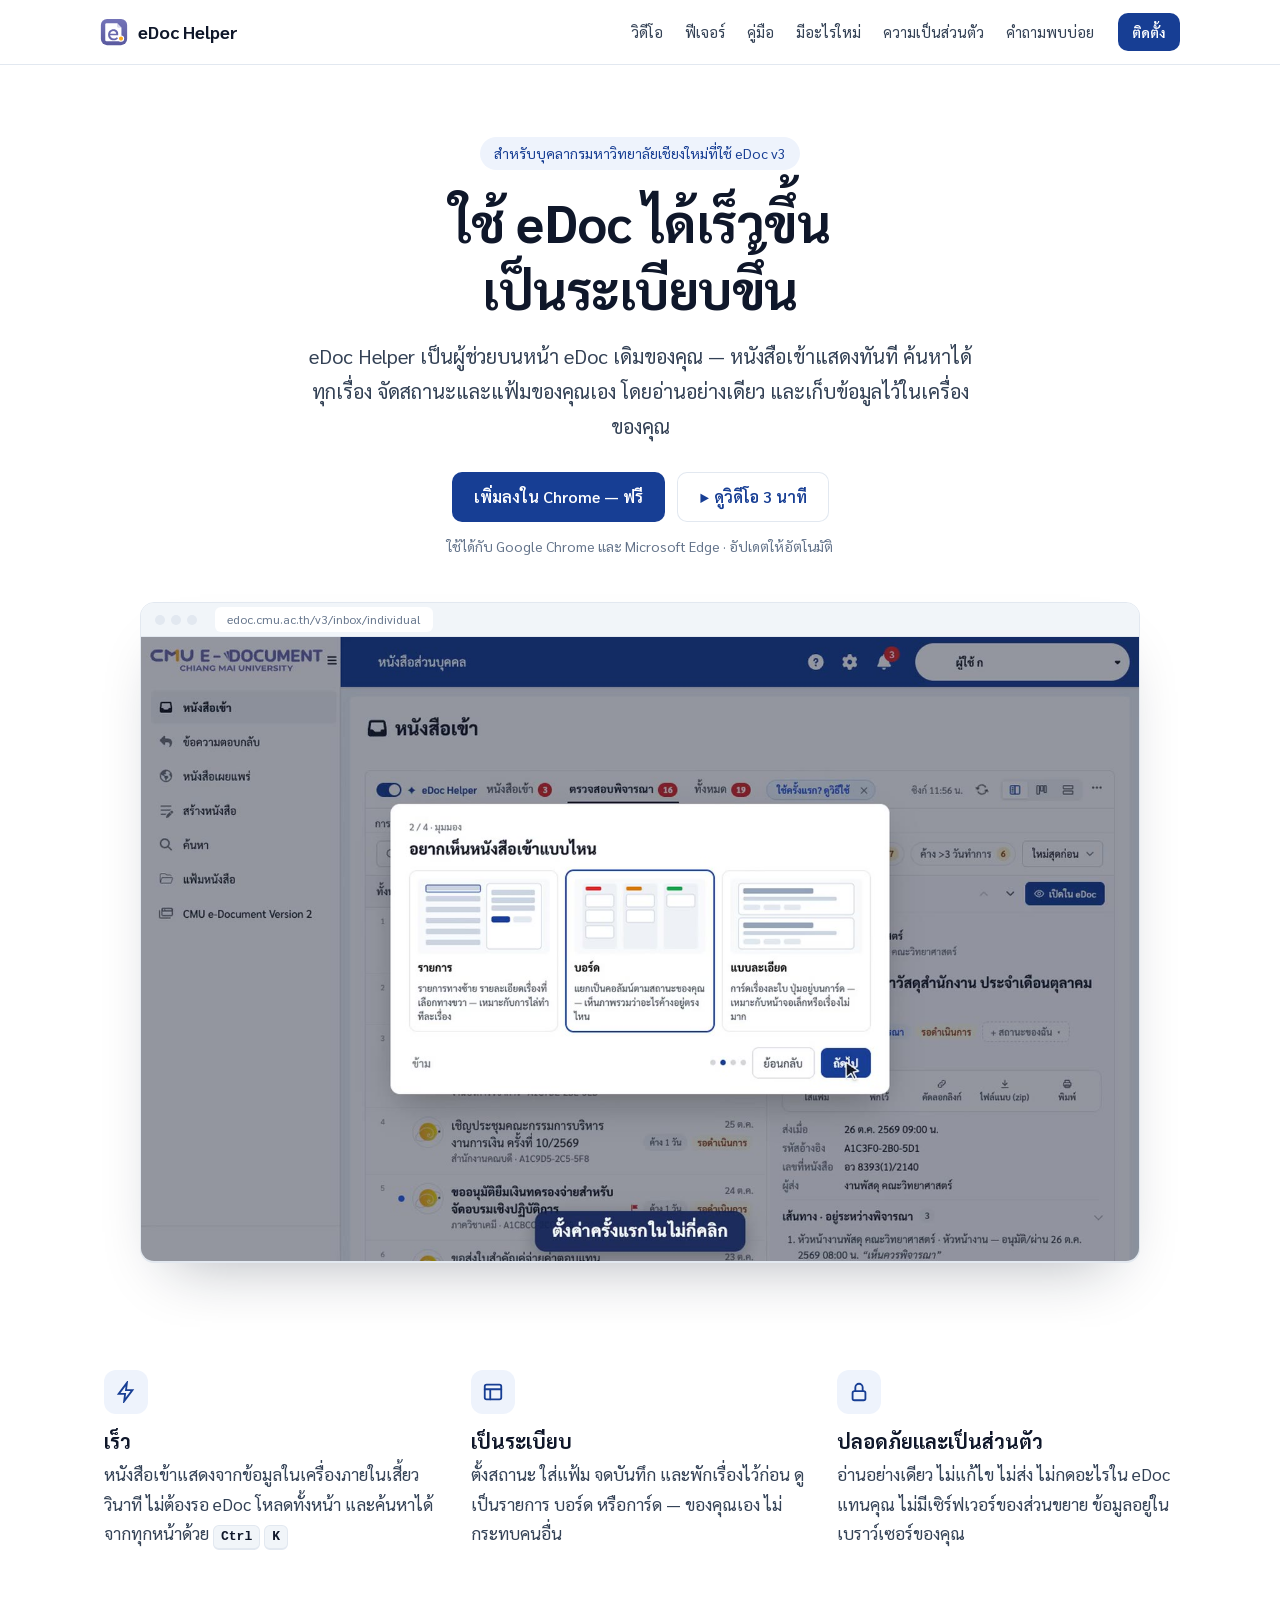
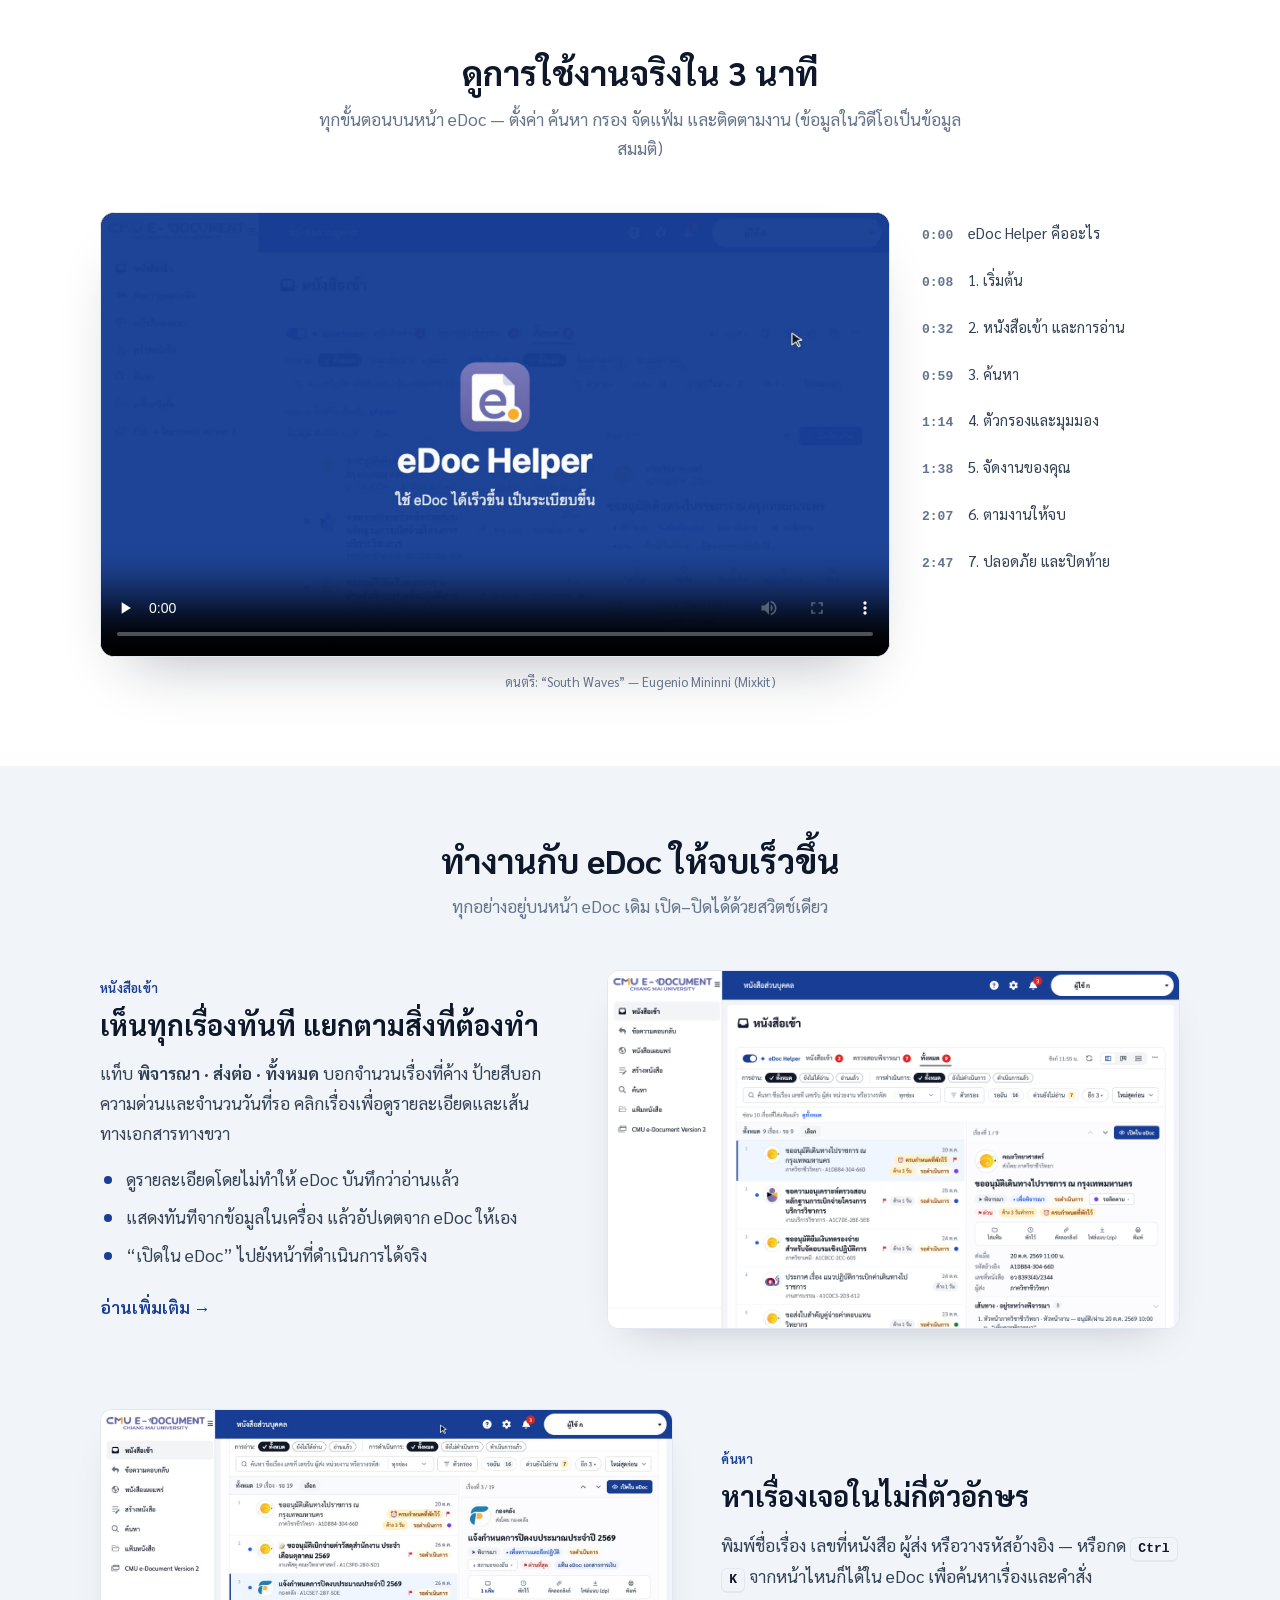
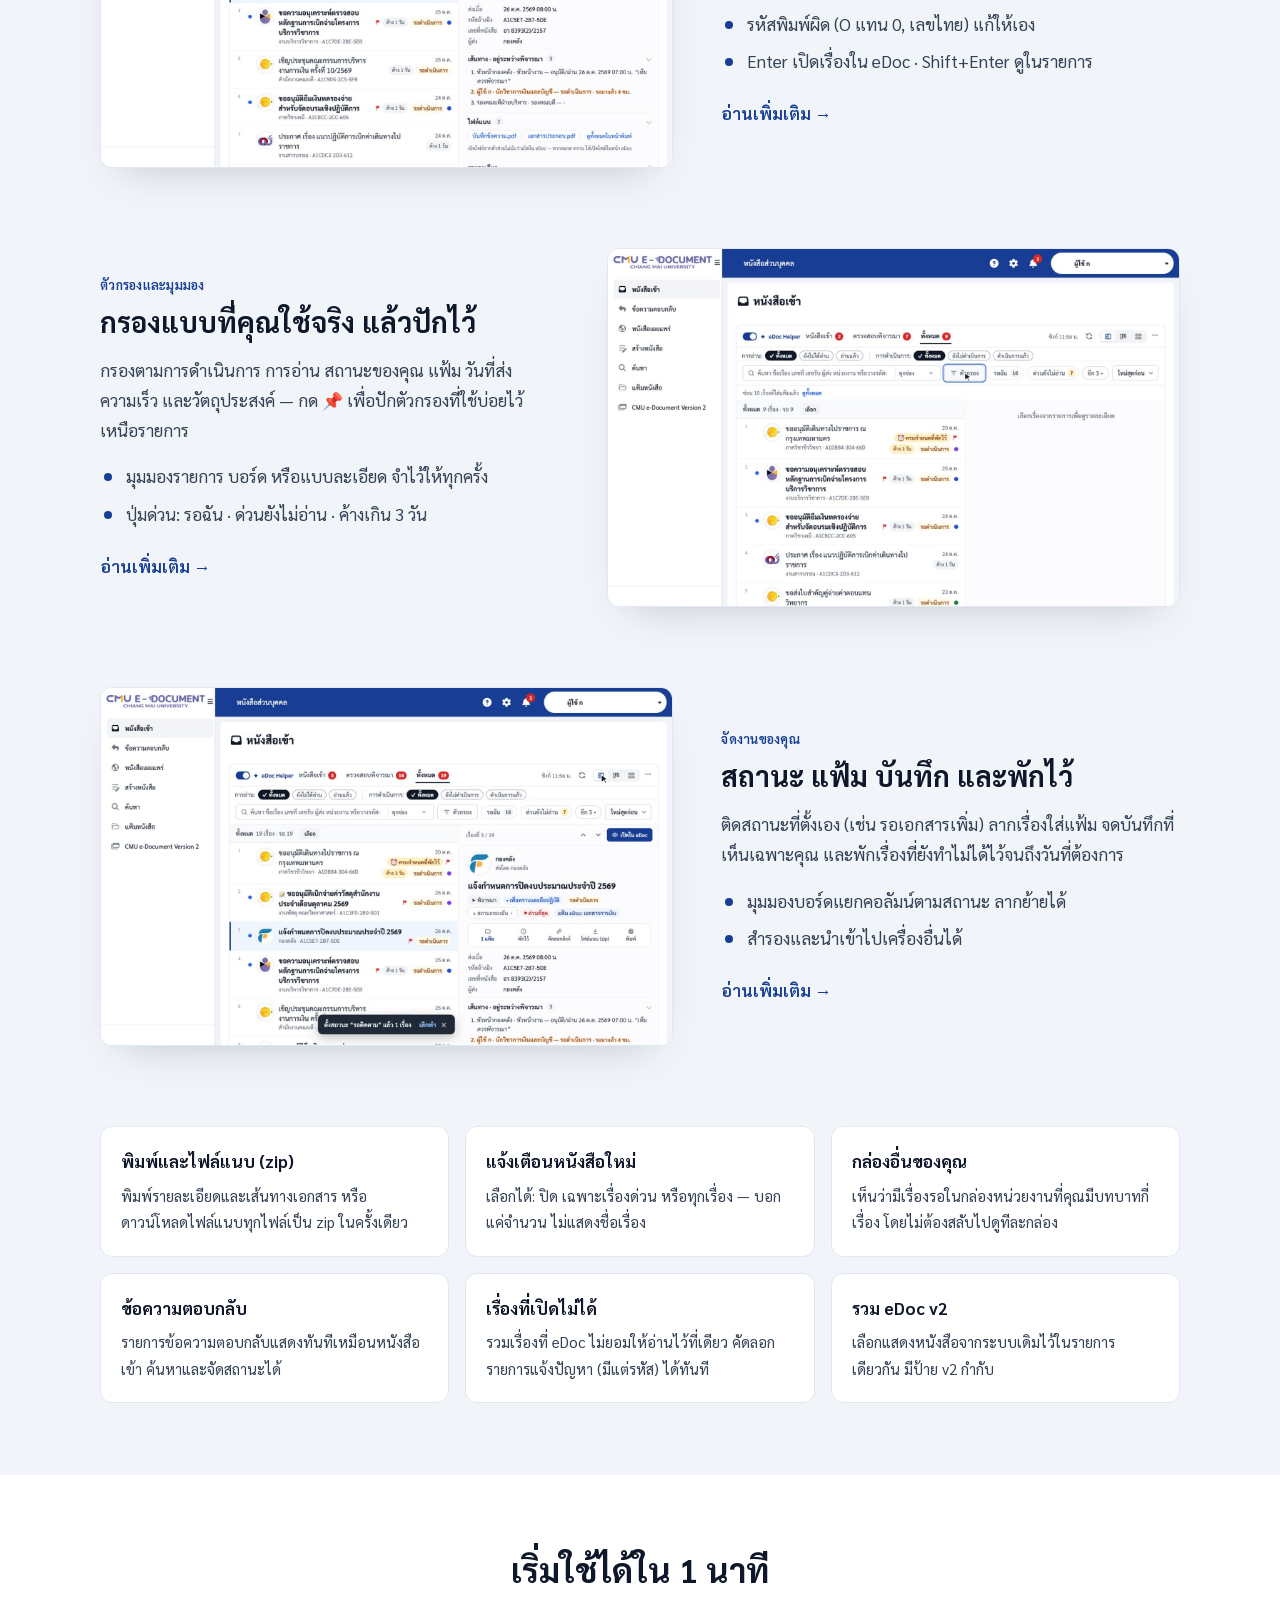
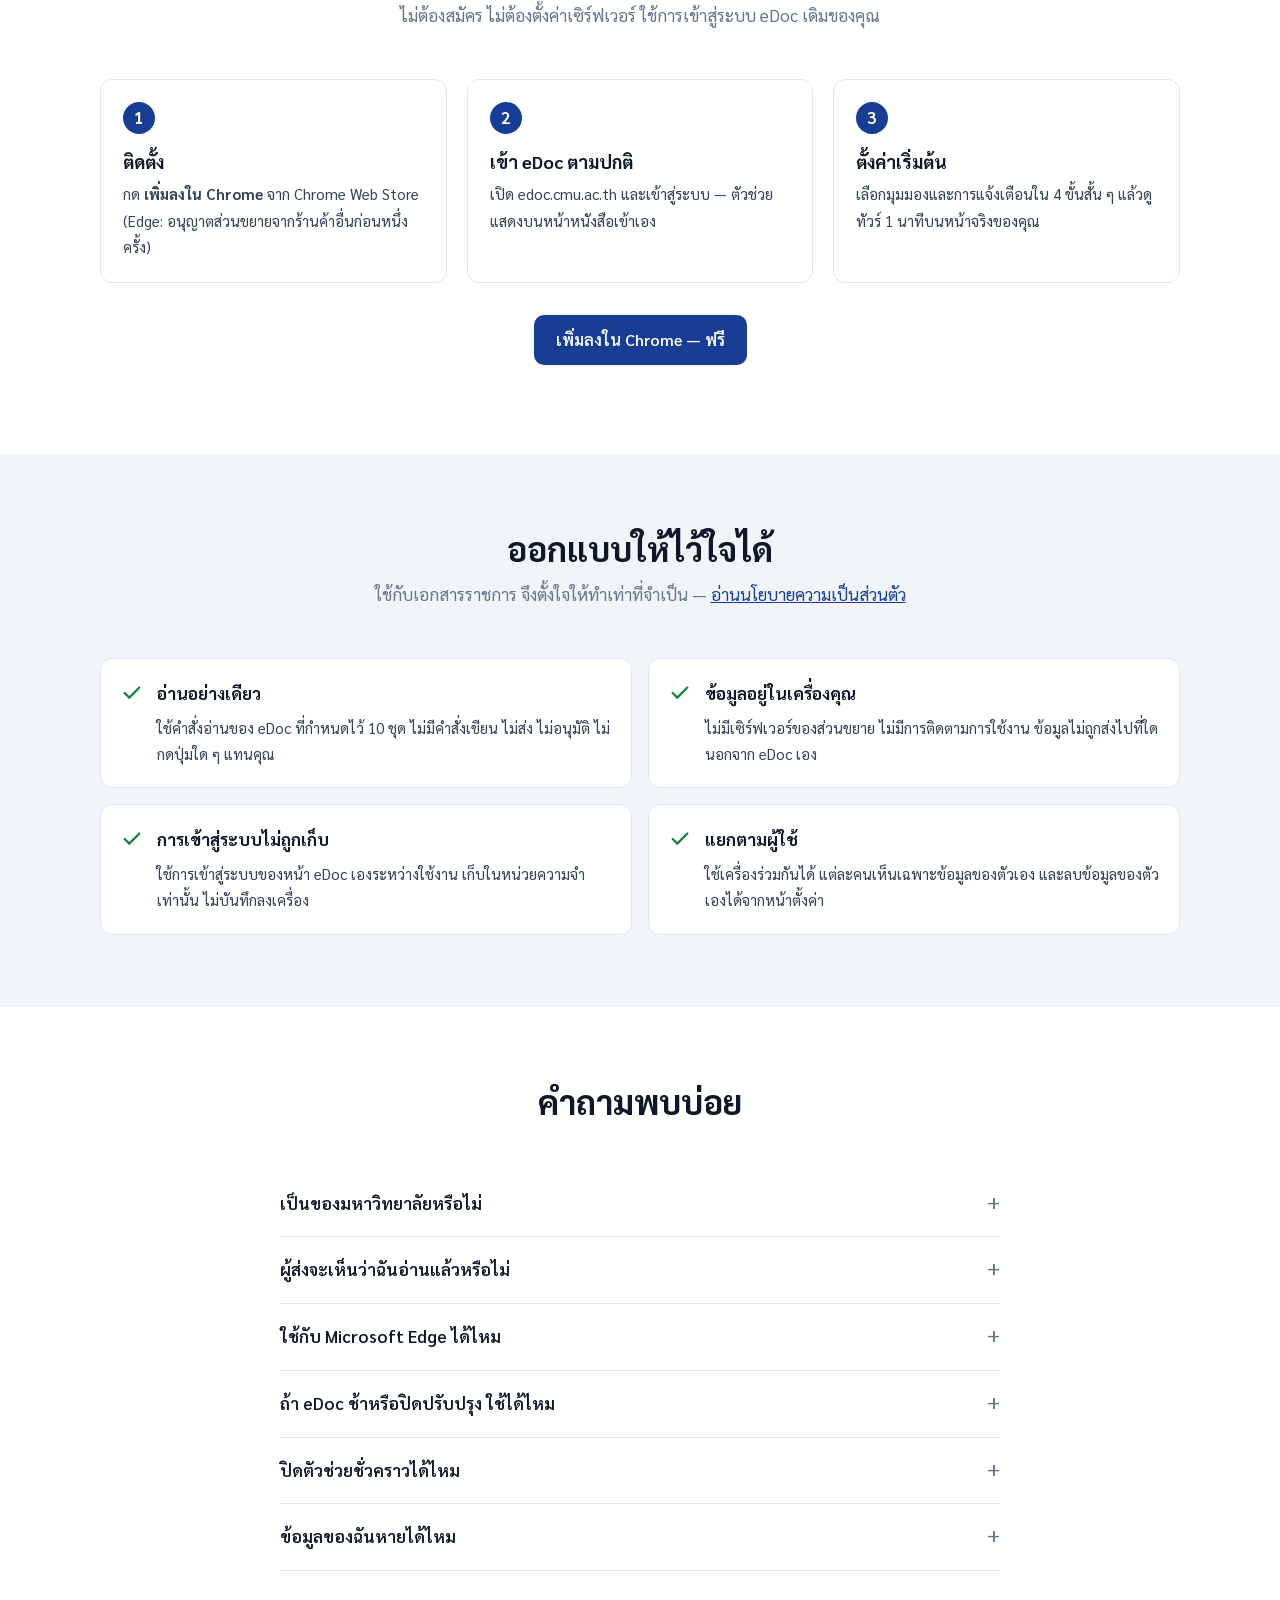
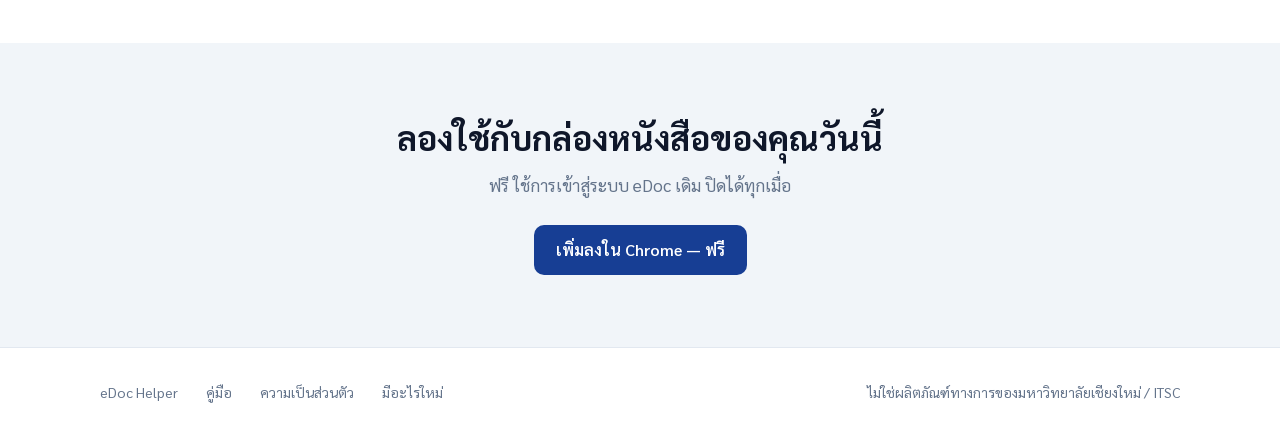
<file: index.html>
<!doctype html>
<html lang="th">
<head>
<meta charset="utf-8">
<meta name="viewport" content="width=device-width, initial-scale=1">
<meta name="theme-color" content="#173e94">
<title>eDoc Helper — ใช้ CMU e-Document ได้เร็วขึ้น เป็นระเบียบขึ้น</title>
<meta name="description" content="ผู้ช่วยอ่านอย่างเดียวสำหรับ CMU e-Document v3: หนังสือเข้าแสดงทันที ค้นหา กรอง จัดแฟ้ม และติดตามงาน — ข้อมูลอยู่ในเครื่องของคุณ">
<link rel="icon" href="img/icon.svg" type="image/svg+xml"><link rel="apple-touch-icon" href="img/icon.png">
<link rel="preconnect" href="https://fonts.googleapis.com"><link rel="preconnect" href="https://fonts.gstatic.com" crossorigin>
<link href="https://fonts.googleapis.com/css2?family=Sarabun:wght@400;600;700&display=swap" rel="stylesheet">
<link rel="stylesheet" href="style.css">
</head>
<body>
<header class="top"><div class="wrap">
  <a class="brand" href="index.html"><img src="img/icon.svg" alt="">eDoc Helper</a>
  <nav class="menu"><a href="#video">วิดีโอ</a><a href="#features">ฟีเจอร์</a><a href="docs.html">คู่มือ</a><a href="changes.html">มีอะไรใหม่</a><a href="privacy.html">ความเป็นส่วนตัว</a><a href="#faq">คำถามพบบ่อย</a></nav>
  <a class="btn sm" href="#install">ติดตั้ง</a>
</div></header>

<main>
  <div class="wrap hero">
    <span class="eyebrow">สำหรับบุคลากรมหาวิทยาลัยเชียงใหม่ที่ใช้ eDoc v3</span>
    <h1>ใช้ eDoc ได้เร็วขึ้น<br>เป็นระเบียบขึ้น</h1>
    <p class="lead">eDoc Helper เป็นผู้ช่วยบนหน้า eDoc เดิมของคุณ — หนังสือเข้าแสดงทันที ค้นหาได้ทุกเรื่อง จัดสถานะและแฟ้มของคุณเอง โดยอ่านอย่างเดียว และเก็บข้อมูลไว้ในเครื่องของคุณ</p>
    <div class="ctas"><a class="btn" id="store" href="#install">เพิ่มลงใน Chrome — ฟรี</a><a class="btn ghost" href="#video">▶ ดูวิดีโอ 3 นาที</a></div>
    <p class="note">ใช้ได้กับ Google Chrome และ Microsoft Edge · อัปเดตให้อัตโนมัติ</p>
    <div class="frame"><div class="bar"><i></i><i></i><i></i><span>edoc.cmu.ac.th/v3/inbox/individual</span></div><video class="clip" src="clips/hero.mp4" poster="clips/hero.jpg" autoplay muted loop playsinline preload="metadata" aria-label="ทัวร์สั้น: ตั้งค่าครั้งแรก เลือกมุมมอง กรอง ใส่แฟ้ม ค้นหาด้วย Ctrl+K แจ้งเตือน เปิด–ปิด และแผงด้านข้าง" width="1920" height="1200"></video></div>
  </div>

  <div class="wrap pillars">
    <div class="pillar"><div class="ic"><svg viewBox="0 0 24 24" fill="none" stroke="currentColor" stroke-width="2" stroke-linecap="round"><path d="M13 2 4 14h7l-1 8 9-12h-7z"/></svg></div><h3>เร็ว</h3><p>หนังสือเข้าแสดงจากข้อมูลในเครื่องภายในเสี้ยววินาที ไม่ต้องรอ eDoc โหลดทั้งหน้า และค้นหาได้จากทุกหน้าด้วย <kbd>Ctrl</kbd> <kbd>K</kbd></p></div>
    <div class="pillar"><div class="ic"><svg viewBox="0 0 24 24" fill="none" stroke="currentColor" stroke-width="2" stroke-linecap="round"><rect x="3" y="4" width="18" height="16" rx="2"/><path d="M3 9h18M9 9v11"/></svg></div><h3>เป็นระเบียบ</h3><p>ตั้งสถานะ ใส่แฟ้ม จดบันทึก และพักเรื่องไว้ก่อน ดูเป็นรายการ บอร์ด หรือการ์ด — ของคุณเอง ไม่กระทบคนอื่น</p></div>
    <div class="pillar"><div class="ic"><svg viewBox="0 0 24 24" fill="none" stroke="currentColor" stroke-width="2" stroke-linecap="round"><rect x="5" y="11" width="14" height="10" rx="2"/><path d="M8 11V7a4 4 0 0 1 8 0v4"/></svg></div><h3>ปลอดภัยและเป็นส่วนตัว</h3><p>อ่านอย่างเดียว ไม่แก้ไข ไม่ส่ง ไม่กดอะไรใน eDoc แทนคุณ ไม่มีเซิร์ฟเวอร์ของส่วนขยาย ข้อมูลอยู่ในเบราว์เซอร์ของคุณ</p></div>
  </div>

  <section class="band" id="video"><div class="wrap">
    <div class="sec-h"><h2>ดูการใช้งานจริงใน 3 นาที</h2><p>ทุกขั้นตอนบนหน้า eDoc — ตั้งค่า ค้นหา กรอง จัดแฟ้ม และติดตามงาน (ข้อมูลในวิดีโอเป็นข้อมูลสมมติ)</p></div>
    <div class="tour">
      <div class="tour-player"><video id="tour" controls preload="none" playsinline poster="video/edoc-helper-tour.jpg" width="1920" height="1080">
        <source src="video/edoc-helper-tour.mp4" type="video/mp4">
        <track kind="subtitles" srclang="th" label="ไทย (ข้อความ)" src="video/edoc-helper-tour.vtt">
      </video></div>
      <ol class="tour-ch" aria-label="บทในวิดีโอ"><li><button type="button" data-t="0"><span class="ct">0:00</span><span>eDoc Helper คืออะไร</span></button></li><li><button type="button" data-t="8"><span class="ct">0:08</span><span>1. เริ่มต้น</span></button></li><li><button type="button" data-t="32"><span class="ct">0:32</span><span>2. หนังสือเข้า และการอ่าน</span></button></li><li><button type="button" data-t="59"><span class="ct">0:59</span><span>3. ค้นหา</span></button></li><li><button type="button" data-t="74"><span class="ct">1:14</span><span>4. ตัวกรองและมุมมอง</span></button></li><li><button type="button" data-t="98"><span class="ct">1:38</span><span>5. จัดงานของคุณ</span></button></li><li><button type="button" data-t="127"><span class="ct">2:07</span><span>6. ตามงานให้จบ</span></button></li><li><button type="button" data-t="167"><span class="ct">2:47</span><span>7. ปลอดภัย และปิดท้าย</span></button></li></ol>
    </div>
    <p class="tour-note">ดนตรี: “South Waves” — Eugenio Mininni (Mixkit)</p>
  </div></section>

  <section class="band soft" id="features"><div class="wrap">
    <div class="sec-h"><h2>ทำงานกับ eDoc ให้จบเร็วขึ้น</h2><p>ทุกอย่างอยู่บนหน้า eDoc เดิม เปิด–ปิดได้ด้วยสวิตช์เดียว</p></div>

    <div class="feature">
      <div class="txt"><div class="tag">หนังสือเข้า</div><h3>เห็นทุกเรื่องทันที แยกตามสิ่งที่ต้องทำ</h3>
        <p>แท็บ <b>พิจารณา · ส่งต่อ · ทั้งหมด</b> บอกจำนวนเรื่องที่ค้าง ป้ายสีบอกความด่วนและจำนวนวันที่รอ คลิกเรื่องเพื่อดูรายละเอียดและเส้นทางเอกสารทางขวา</p>
        <ul><li>ดูรายละเอียดโดยไม่ทำให้ eDoc บันทึกว่าอ่านแล้ว</li><li>แสดงทันทีจากข้อมูลในเครื่อง แล้วอัปเดตจาก eDoc ให้เอง</li><li>“เปิดใน eDoc” ไปยังหน้าที่ดำเนินการได้จริง</li></ul>
        <a class="more" href="docs.html#inbox">อ่านเพิ่มเติม →</a></div>
      <div class="pic"><img src="img/1-list.png" alt="รายการหนังสือเข้าและช่องรายละเอียด" loading="lazy"></div>
    </div>

    <div class="feature flip">
      <div class="txt"><div class="tag">ค้นหา</div><h3>หาเรื่องเจอในไม่กี่ตัวอักษร</h3>
        <p>พิมพ์ชื่อเรื่อง เลขที่หนังสือ ผู้ส่ง หรือวางรหัสอ้างอิง — หรือกด <kbd>Ctrl</kbd> <kbd>K</kbd> จากหน้าไหนก็ได้ใน eDoc เพื่อค้นหาเรื่องและคำสั่ง</p>
        <ul><li>รหัสพิมพ์ผิด (O แทน 0, เลขไทย) แก้ให้เอง</li><li>Enter เปิดเรื่องใน eDoc · Shift+Enter ดูในรายการ</li></ul>
        <a class="more" href="docs.html#search">อ่านเพิ่มเติม →</a></div>
      <div class="pic"><video class="clip" src="clips/search.mp4" poster="clips/search.jpg" autoplay muted loop playsinline preload="metadata" aria-label="กด Ctrl+K พิมพ์คำค้น แล้วไปที่เรื่อง" width="1920" height="1200"></video></div>
    </div>

    <div class="feature">
      <div class="txt"><div class="tag">ตัวกรองและมุมมอง</div><h3>กรองแบบที่คุณใช้จริง แล้วปักไว้</h3>
        <p>กรองตามการดำเนินการ การอ่าน สถานะของคุณ แฟ้ม วันที่ส่ง ความเร็ว และวัตถุประสงค์ — กด 📌 เพื่อปักตัวกรองที่ใช้บ่อยไว้เหนือรายการ</p>
        <ul><li>มุมมองรายการ บอร์ด หรือแบบละเอียด จำไว้ให้ทุกครั้ง</li><li>ปุ่มด่วน: รอฉัน · ด่วนยังไม่อ่าน · ค้างเกิน 3 วัน</li></ul>
        <a class="more" href="docs.html#filters">อ่านเพิ่มเติม →</a></div>
      <div class="pic"><video class="clip" src="clips/filters.mp4" poster="clips/filters.jpg" autoplay muted loop playsinline preload="metadata" aria-label="กดตัวกรองด่วนยังไม่อ่าน แล้วเปิดแผงตัวกรอง" width="1920" height="1200"></video></div>
    </div>

    <div class="feature flip">
      <div class="txt"><div class="tag">จัดงานของคุณ</div><h3>สถานะ แฟ้ม บันทึก และพักไว้</h3>
        <p>ติดสถานะที่ตั้งเอง (เช่น รอเอกสารเพิ่ม) ลากเรื่องใส่แฟ้ม จดบันทึกที่เห็นเฉพาะคุณ และพักเรื่องที่ยังทำไม่ได้ไว้จนถึงวันที่ต้องการ</p>
        <ul><li>มุมมองบอร์ดแยกคอลัมน์ตามสถานะ ลากย้ายได้</li><li>สำรองและนำเข้าไปเครื่องอื่นได้</li></ul>
        <a class="more" href="docs.html#organise">อ่านเพิ่มเติม →</a></div>
      <div class="pic"><video class="clip" src="clips/board.mp4" poster="clips/board.jpg" autoplay muted loop playsinline preload="metadata" aria-label="ลากเรื่องข้ามคอลัมน์ในมุมมองบอร์ดเพื่อเปลี่ยนสถานะ" width="1920" height="1200"></video></div>
    </div>

    <div class="grid3">
      <div class="mini"><h4>พิมพ์และไฟล์แนบ (zip)</h4><p>พิมพ์รายละเอียดและเส้นทางเอกสาร หรือดาวน์โหลดไฟล์แนบทุกไฟล์เป็น zip ในครั้งเดียว</p></div>
      <div class="mini"><h4>แจ้งเตือนหนังสือใหม่</h4><p>เลือกได้: ปิด เฉพาะเรื่องด่วน หรือทุกเรื่อง — บอกแค่จำนวน ไม่แสดงชื่อเรื่อง</p></div>
      <div class="mini"><h4>กล่องอื่นของคุณ</h4><p>เห็นว่ามีเรื่องรอในกล่องหน่วยงานที่คุณมีบทบาทกี่เรื่อง โดยไม่ต้องสลับไปดูทีละกล่อง</p></div>
      <div class="mini"><h4>ข้อความตอบกลับ</h4><p>รายการข้อความตอบกลับแสดงทันทีเหมือนหนังสือเข้า ค้นหาและจัดสถานะได้</p></div>
      <div class="mini"><h4>เรื่องที่เปิดไม่ได้</h4><p>รวมเรื่องที่ eDoc ไม่ยอมให้อ่านไว้ที่เดียว คัดลอกรายการแจ้งปัญหา (มีแต่รหัส) ได้ทันที</p></div>
      <div class="mini"><h4>รวม eDoc v2</h4><p>เลือกแสดงหนังสือจากระบบเดิมไว้ในรายการเดียวกัน มีป้าย v2 กำกับ</p></div>
    </div>
  </div></section>

  <section class="band" id="install"><div class="wrap">
    <div class="sec-h"><h2>เริ่มใช้ได้ใน 1 นาที</h2><p>ไม่ต้องสมัคร ไม่ต้องตั้งค่าเซิร์ฟเวอร์ ใช้การเข้าสู่ระบบ eDoc เดิมของคุณ</p></div>
    <div class="steps">
      <div class="step"><h4>ติดตั้ง</h4><p>กด <b>เพิ่มลงใน Chrome</b> จาก Chrome Web Store (Edge: อนุญาตส่วนขยายจากร้านค้าอื่นก่อนหนึ่งครั้ง)</p></div>
      <div class="step"><h4>เข้า eDoc ตามปกติ</h4><p>เปิด edoc.cmu.ac.th และเข้าสู่ระบบ — ตัวช่วยแสดงบนหน้าหนังสือเข้าเอง</p></div>
      <div class="step"><h4>ตั้งค่าเริ่มต้น</h4><p>เลือกมุมมองและการแจ้งเตือนใน 4 ขั้นสั้น ๆ แล้วดูทัวร์ 1 นาทีบนหน้าจริงของคุณ</p></div>
    </div>
    <p style="text-align:center;margin-top:32px"><a class="btn" href="#">เพิ่มลงใน Chrome — ฟรี</a></p>
  </div></section>

  <section class="band soft"><div class="wrap">
    <div class="sec-h"><h2>ออกแบบให้ไว้ใจได้</h2><p>ใช้กับเอกสารราชการ จึงตั้งใจให้ทำเท่าที่จำเป็น — <a href="privacy.html">อ่านนโยบายความเป็นส่วนตัว</a></p></div>
    <div class="trust">
      <div class="mini"><svg viewBox="0 0 24 24" fill="none" stroke="currentColor" stroke-width="2.4" stroke-linecap="round"><path d="M20 6 9 17l-5-5"/></svg><div><h4>อ่านอย่างเดียว</h4><p>ใช้คำสั่งอ่านของ eDoc ที่กำหนดไว้ 10 ชุด ไม่มีคำสั่งเขียน ไม่ส่ง ไม่อนุมัติ ไม่กดปุ่มใด ๆ แทนคุณ</p></div></div>
      <div class="mini"><svg viewBox="0 0 24 24" fill="none" stroke="currentColor" stroke-width="2.4" stroke-linecap="round"><path d="M20 6 9 17l-5-5"/></svg><div><h4>ข้อมูลอยู่ในเครื่องคุณ</h4><p>ไม่มีเซิร์ฟเวอร์ของส่วนขยาย ไม่มีการติดตามการใช้งาน ข้อมูลไม่ถูกส่งไปที่ใดนอกจาก eDoc เอง</p></div></div>
      <div class="mini"><svg viewBox="0 0 24 24" fill="none" stroke="currentColor" stroke-width="2.4" stroke-linecap="round"><path d="M20 6 9 17l-5-5"/></svg><div><h4>การเข้าสู่ระบบไม่ถูกเก็บ</h4><p>ใช้การเข้าสู่ระบบของหน้า eDoc เองระหว่างใช้งาน เก็บในหน่วยความจำเท่านั้น ไม่บันทึกลงเครื่อง</p></div></div>
      <div class="mini"><svg viewBox="0 0 24 24" fill="none" stroke="currentColor" stroke-width="2.4" stroke-linecap="round"><path d="M20 6 9 17l-5-5"/></svg><div><h4>แยกตามผู้ใช้</h4><p>ใช้เครื่องร่วมกันได้ แต่ละคนเห็นเฉพาะข้อมูลของตัวเอง และลบข้อมูลของตัวเองได้จากหน้าตั้งค่า</p></div></div>
    </div>
  </div></section>

  <section class="band" id="faq"><div class="wrap faq">
    <div class="sec-h"><h2>คำถามพบบ่อย</h2></div>
    <details class="qa"><summary>เป็นของมหาวิทยาลัยหรือไม่</summary><p>ไม่ใช่ผลิตภัณฑ์ทางการของมหาวิทยาลัยเชียงใหม่ / ITSC เป็นเครื่องมือช่วยใช้งานที่ทำงานบนหน้า eDoc ของคุณเท่านั้น</p></details>
    <details class="qa"><summary>ผู้ส่งจะเห็นว่าฉันอ่านแล้วหรือไม่</summary><p>การดูรายละเอียด ดูย่อ ค้นหา พิมพ์ และเปิดไฟล์จากตัวช่วยไม่ทำให้ eDoc บันทึกว่าอ่านแล้ว จะบันทึกเมื่อคุณกด “เปิดใน eDoc” เหมือนเปิดจาก eDoc ตามปกติ</p></details>
    <details class="qa"><summary>ใช้กับ Microsoft Edge ได้ไหม</summary><p>ได้ ติดตั้งจาก Chrome Web Store โดยกด “อนุญาตส่วนขยายจากร้านค้าอื่น” ใน Edge หนึ่งครั้ง</p></details>
    <details class="qa"><summary>ถ้า eDoc ช้าหรือปิดปรับปรุง ใช้ได้ไหม</summary><p>รายการจากข้อมูลในเครื่องยังเปิดดูและค้นหาได้ ตัวช่วยจะบอกว่าข้อมูลอัปเดตล่าสุดเมื่อไร และลองใหม่เองเมื่อ eDoc กลับมา</p></details>
    <details class="qa"><summary>ปิดตัวช่วยชั่วคราวได้ไหม</summary><p>ได้ กดสวิตช์ eDoc Helper มุมบนซ้ายของกล่อง หน้าจะกลับเป็น eDoc เดิมทันที กดอีกครั้งเพื่อเปิด</p></details>
    <details class="qa"><summary>ข้อมูลของฉันหายได้ไหม</summary><p>ข้อมูลอยู่ในเบราว์เซอร์ หากลบส่วนขยายหรือล้างข้อมูลเบราว์เซอร์จะหายไป แนะนำส่งออกสำรองไว้เป็นครั้งคราว (แผงด้านข้าง → ตั้งค่า → สำรองแฟ้ม สถานะ และบันทึก)</p></details>
  </div></section>

  <section class="cta-band soft" style="background:var(--soft)"><div class="wrap">
    <h2>ลองใช้กับกล่องหนังสือของคุณวันนี้</h2><p>ฟรี ใช้การเข้าสู่ระบบ eDoc เดิม ปิดได้ทุกเมื่อ</p>
    <a class="btn" href="#">เพิ่มลงใน Chrome — ฟรี</a>
  </div></section>
</main>

<footer><div class="wrap">
  <span>eDoc Helper</span><a href="docs.html">คู่มือ</a><a href="privacy.html">ความเป็นส่วนตัว</a><a href="changes.html">มีอะไรใหม่</a>
  <span class="sp"></span><span>ไม่ใช่ผลิตภัณฑ์ทางการของมหาวิทยาลัยเชียงใหม่ / ITSC</span>
</div></footer>
<script>
// Clips play only while on screen; with reduced motion they stay on their poster frame.
const still = matchMedia('(prefers-reduced-motion: reduce)').matches
const io = new IntersectionObserver(es => { for (const e of es) e.isIntersecting && !still ? e.target.play().catch(() => {}) : e.target.pause() })
document.querySelectorAll('video.clip').forEach(v => { if (still) v.removeAttribute('autoplay'); io.observe(v) })
</script>
<script src="site.js" defer></script>
<script>
// Chapters: a click jumps there and plays; the chapter playing now is marked.
(() => {
  const v = document.getElementById('tour'); if (!v) return
  const bs = [...document.querySelectorAll('.tour-ch button')]
  // Nothing is loaded until asked (preload none): a jump before the video knows its length waits for it.
  const jump = t => { v.currentTime = t; v.play().catch(() => {}) }
  bs.forEach(b => b.addEventListener('click', () => {
    const t = Number(b.dataset.t)
    if (v.readyState >= 1) jump(t)
    else { v.addEventListener('loadedmetadata', () => jump(t), { once: true }); v.preload = 'metadata'; v.load() }
  }))
  v.addEventListener('timeupdate', () => {
    let on = 0; bs.forEach((b, i) => { if (v.currentTime >= Number(b.dataset.t) - 0.2) on = i })
    bs.forEach((b, i) => b.classList.toggle('on', i === on && v.currentTime > 0))
  })
})()
</script>
</body>
</html>
</file>
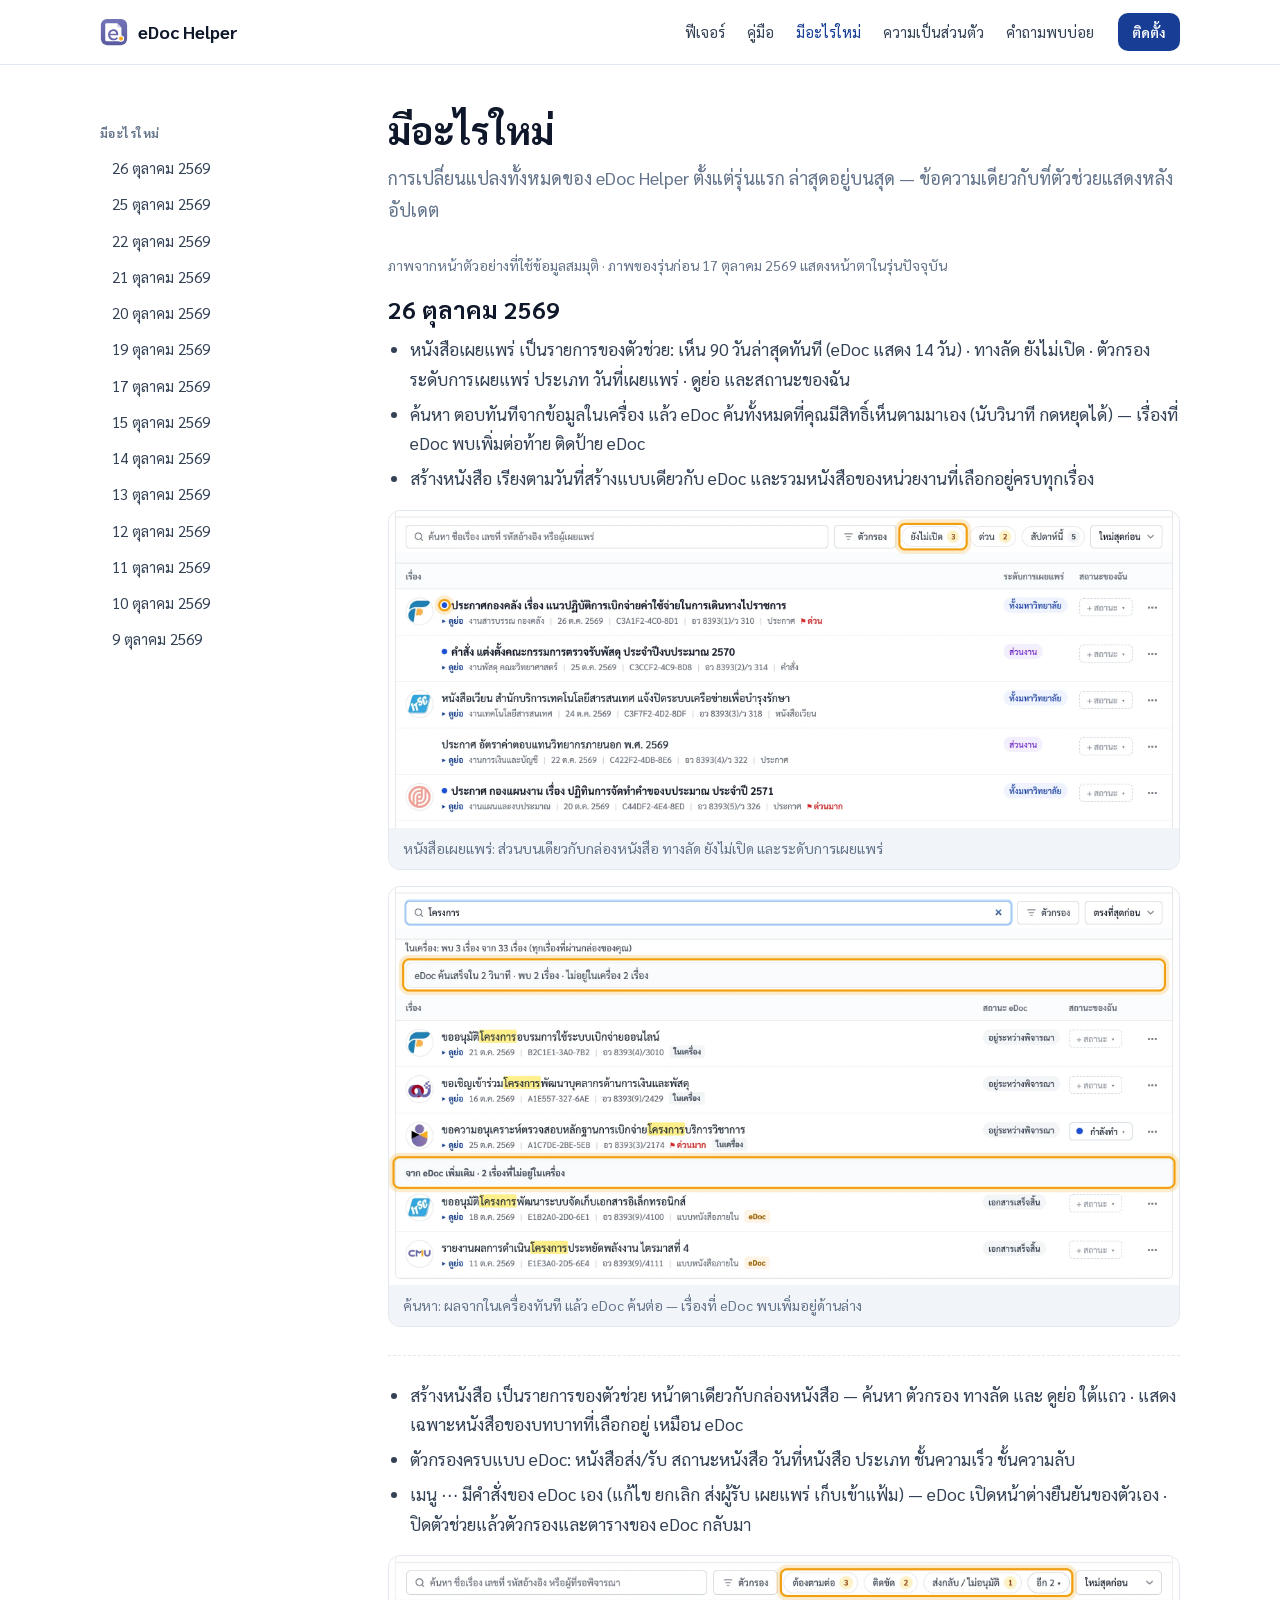
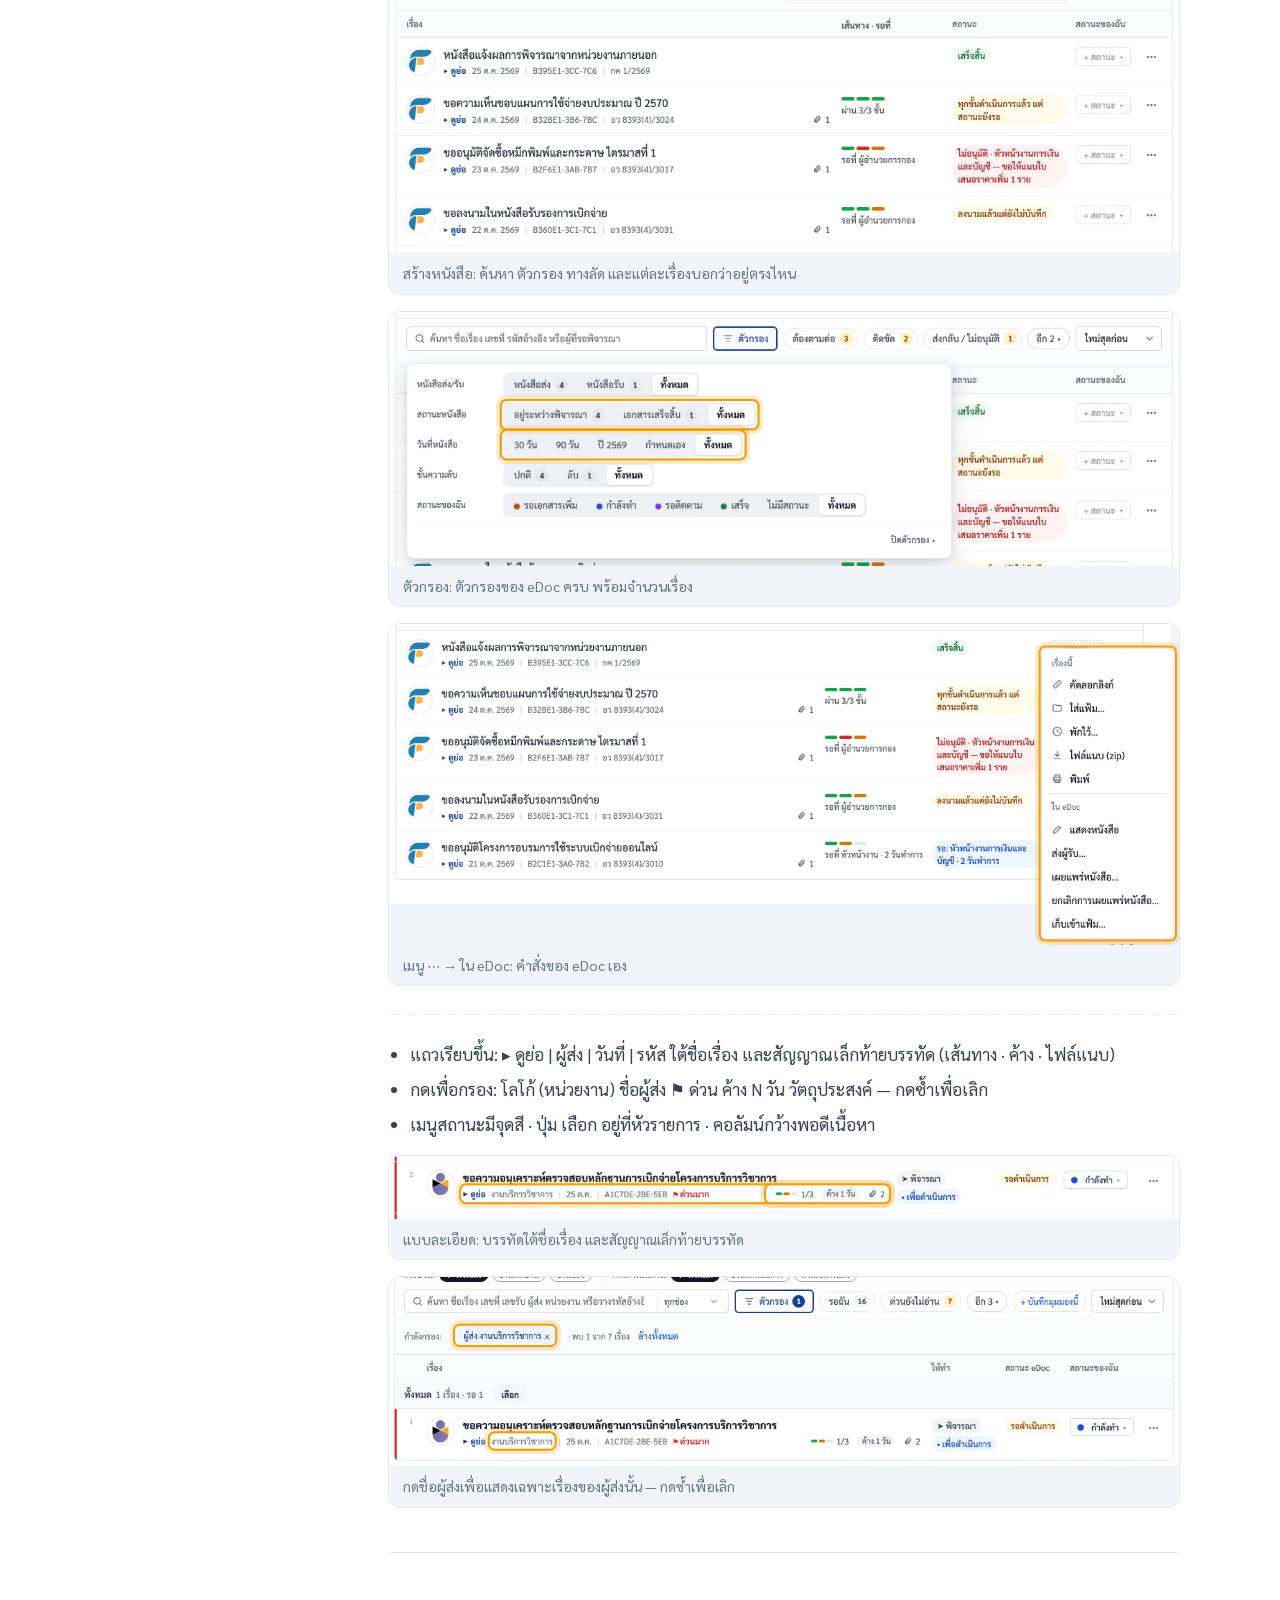
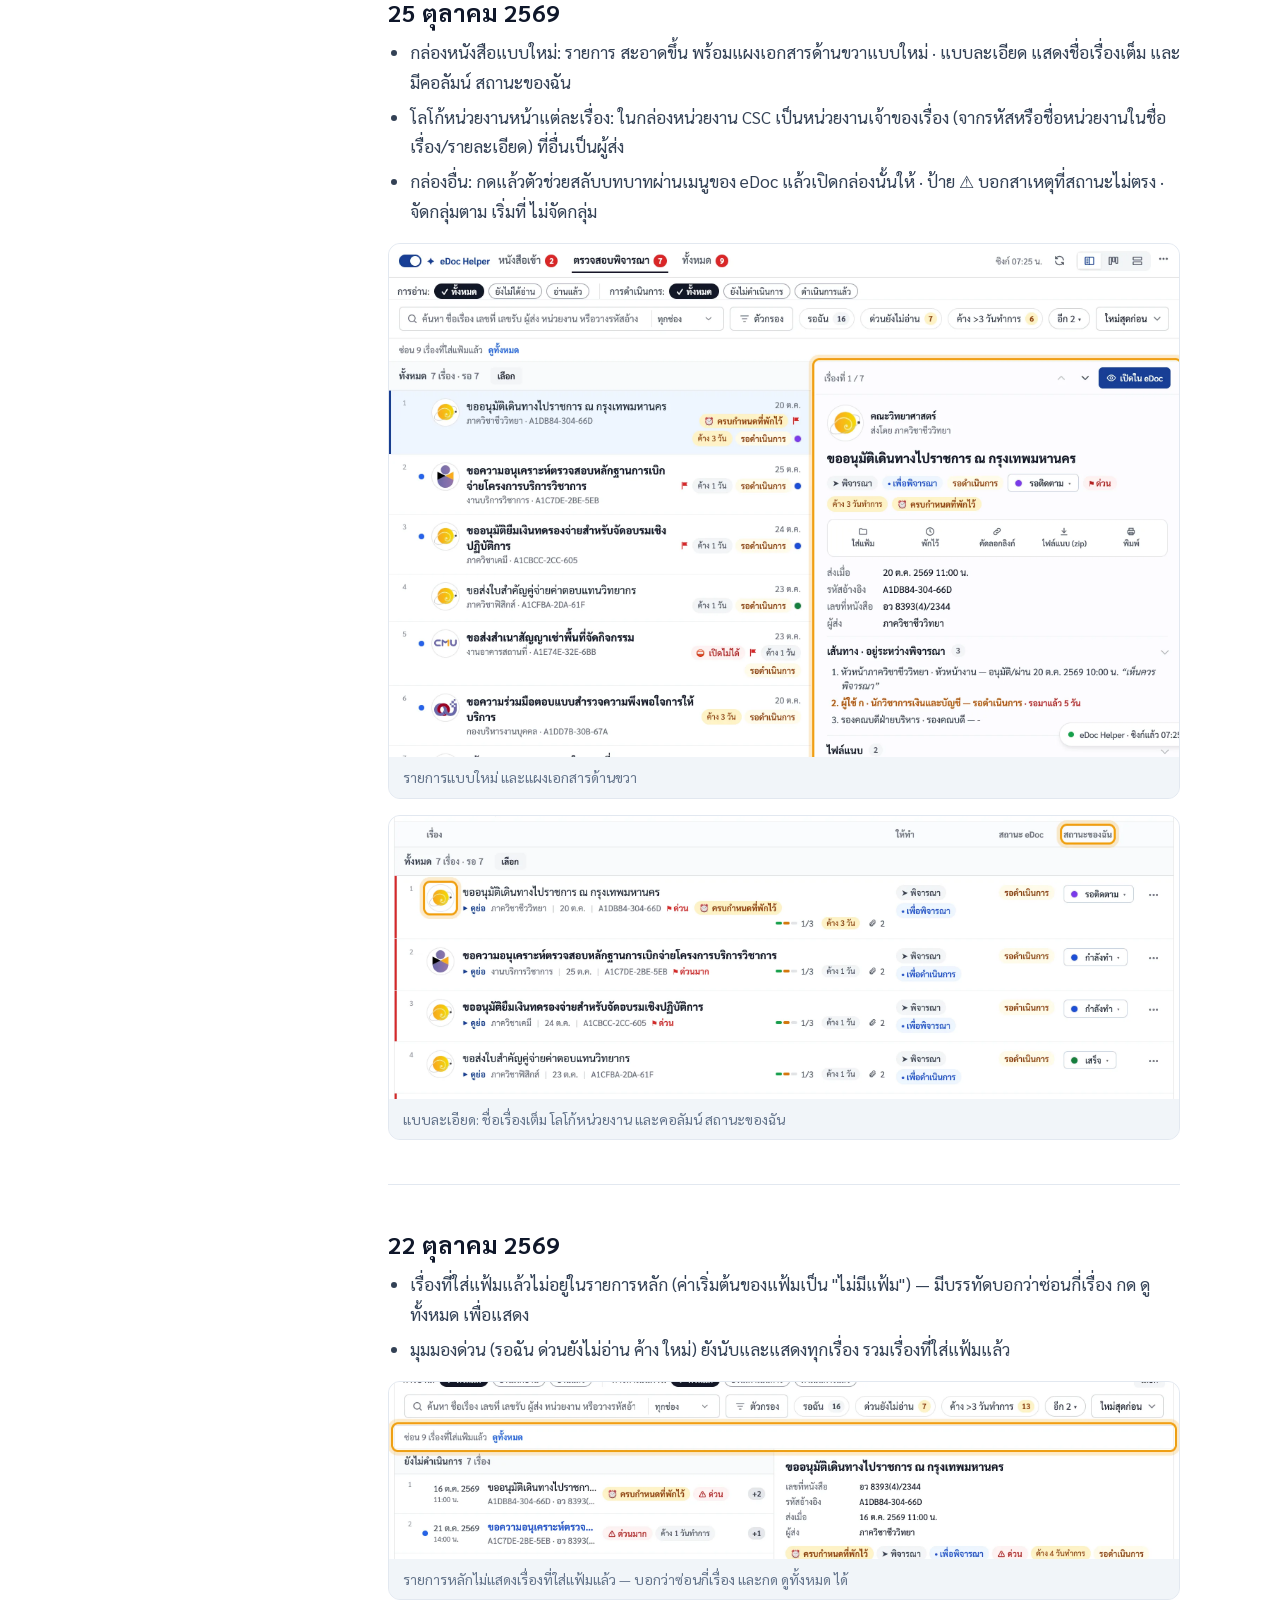
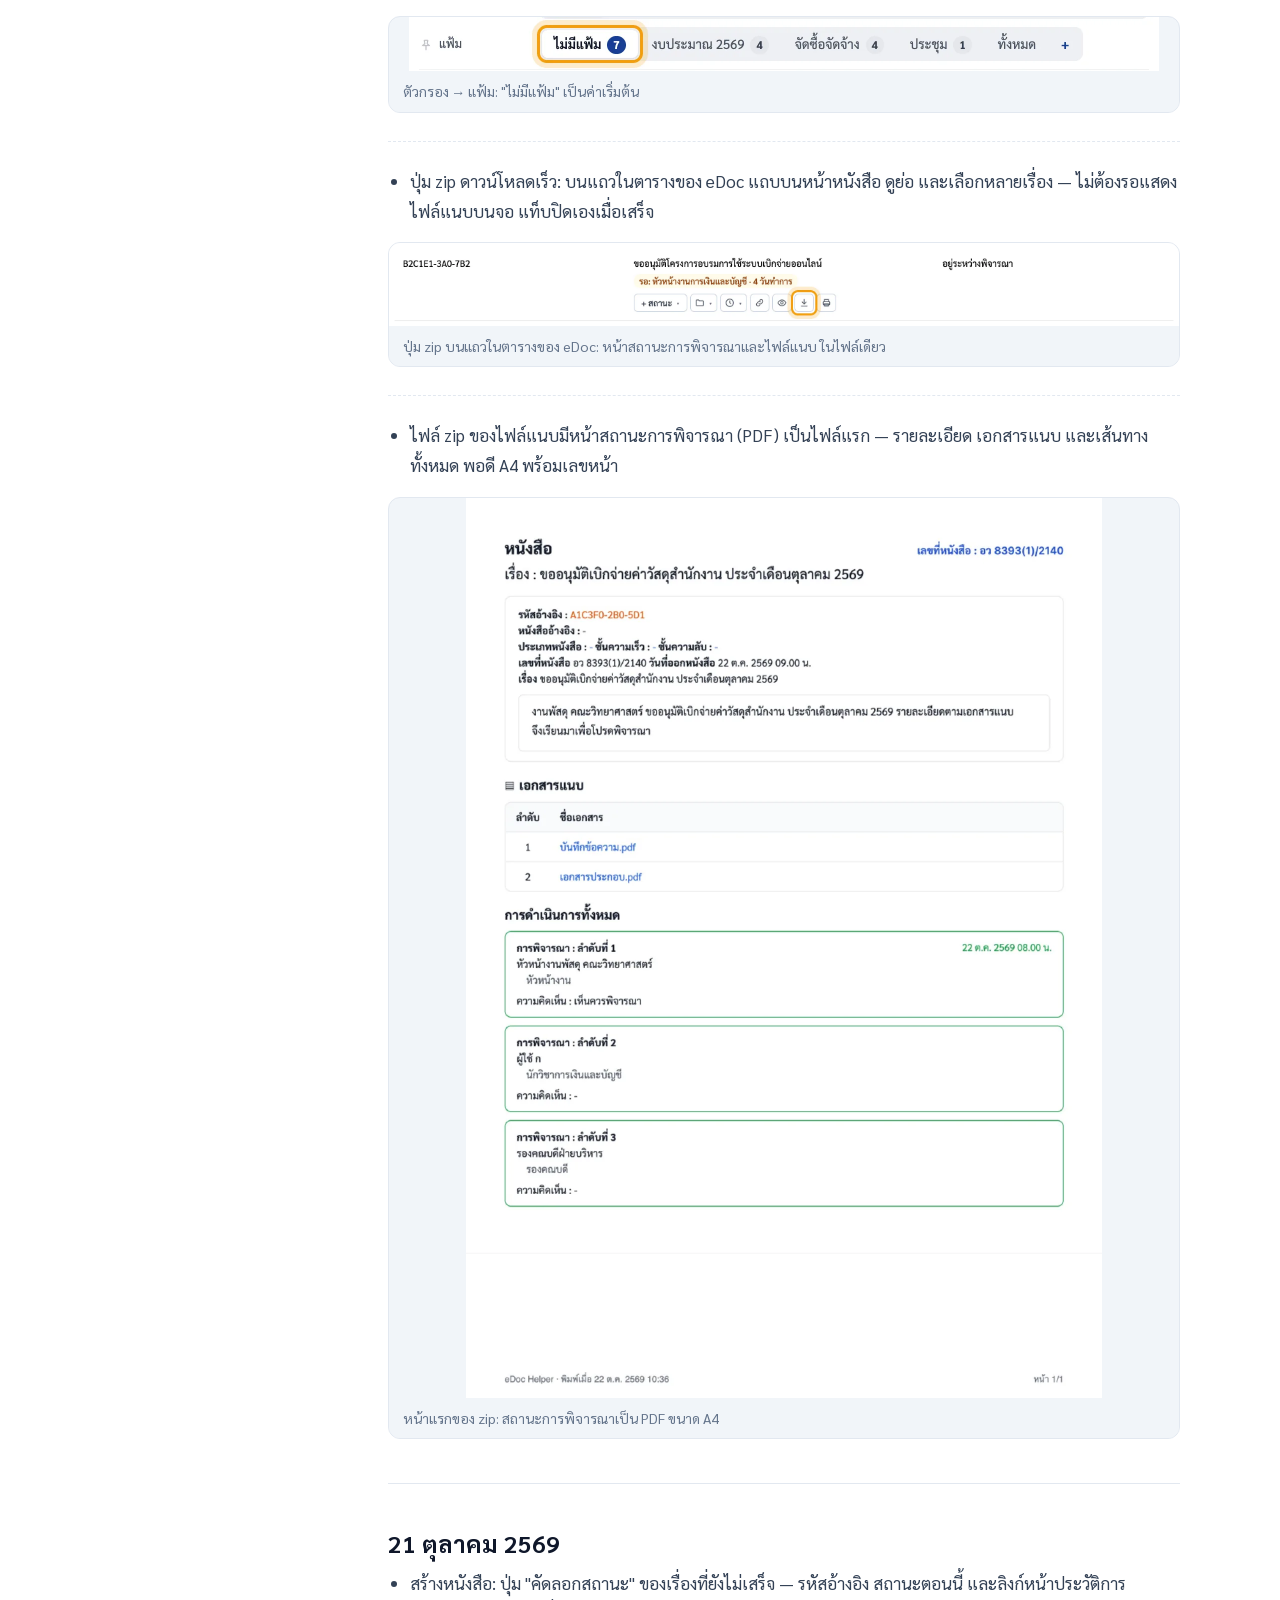
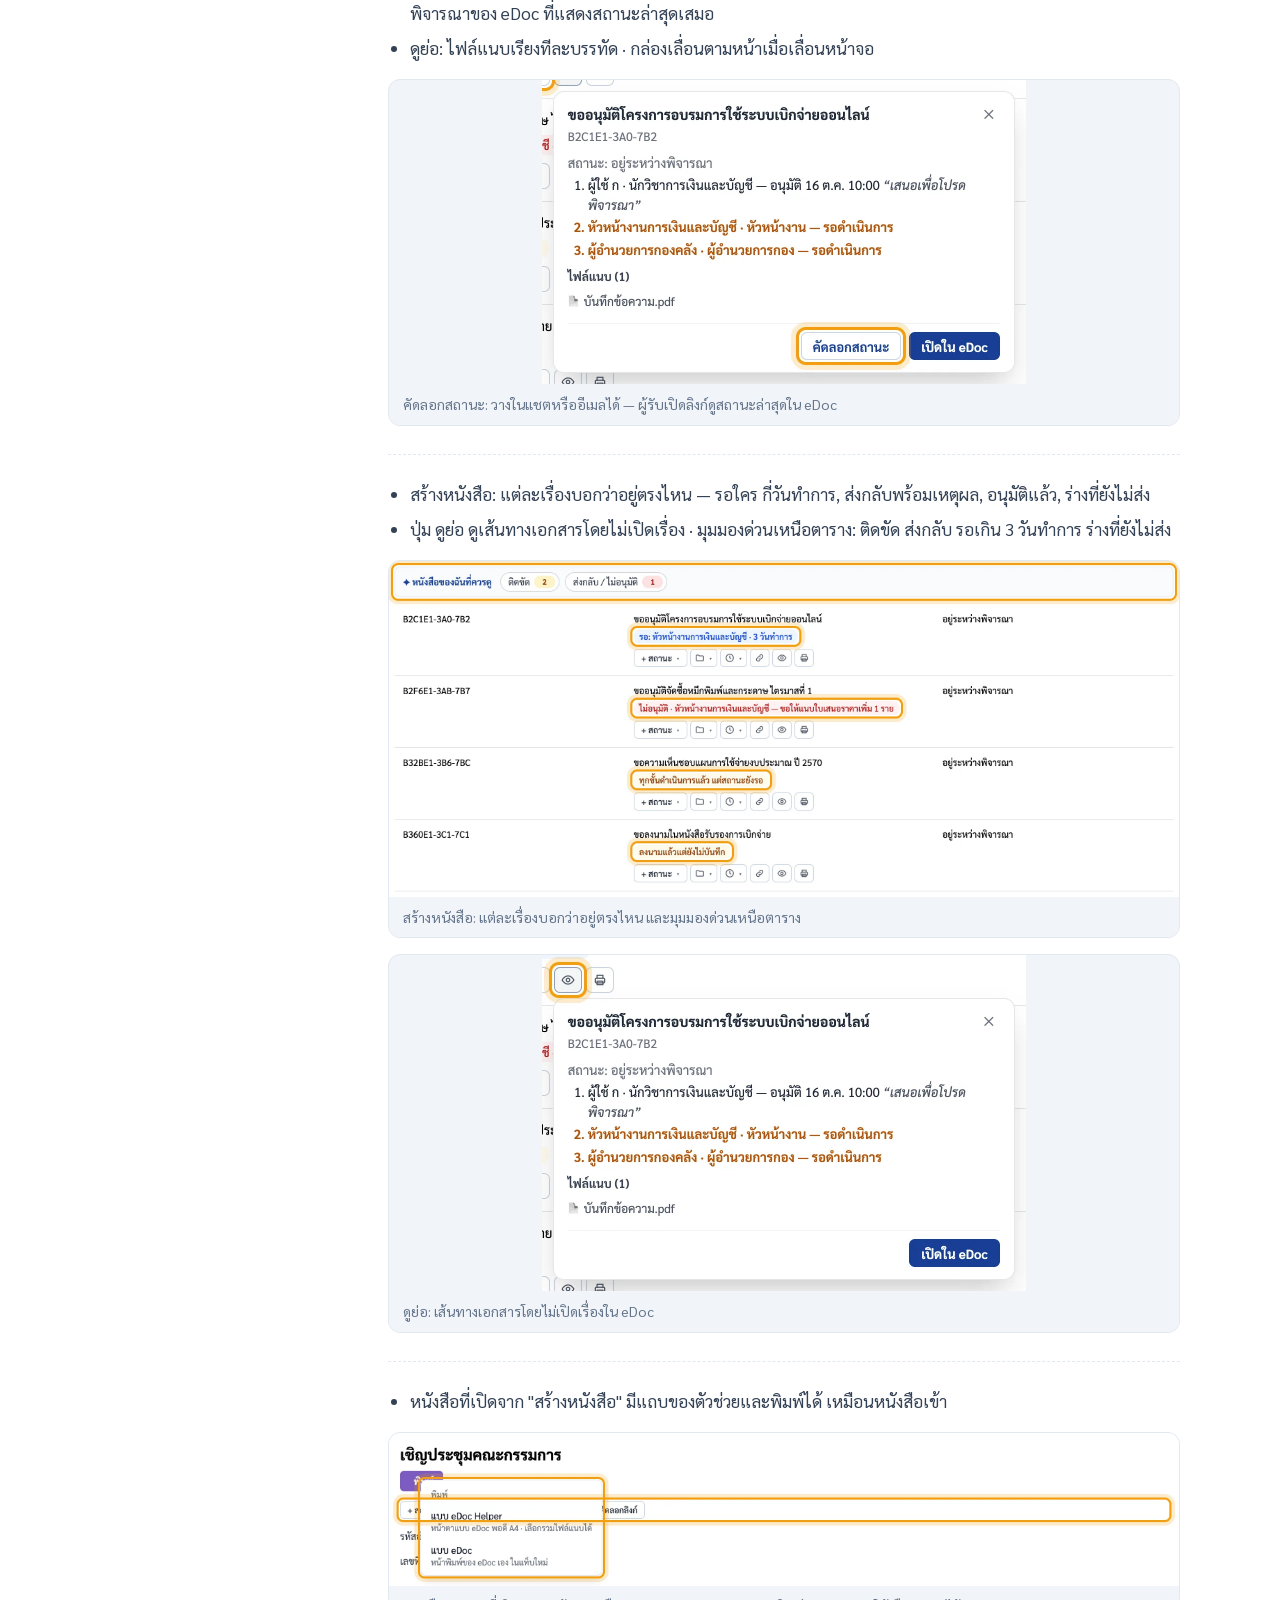
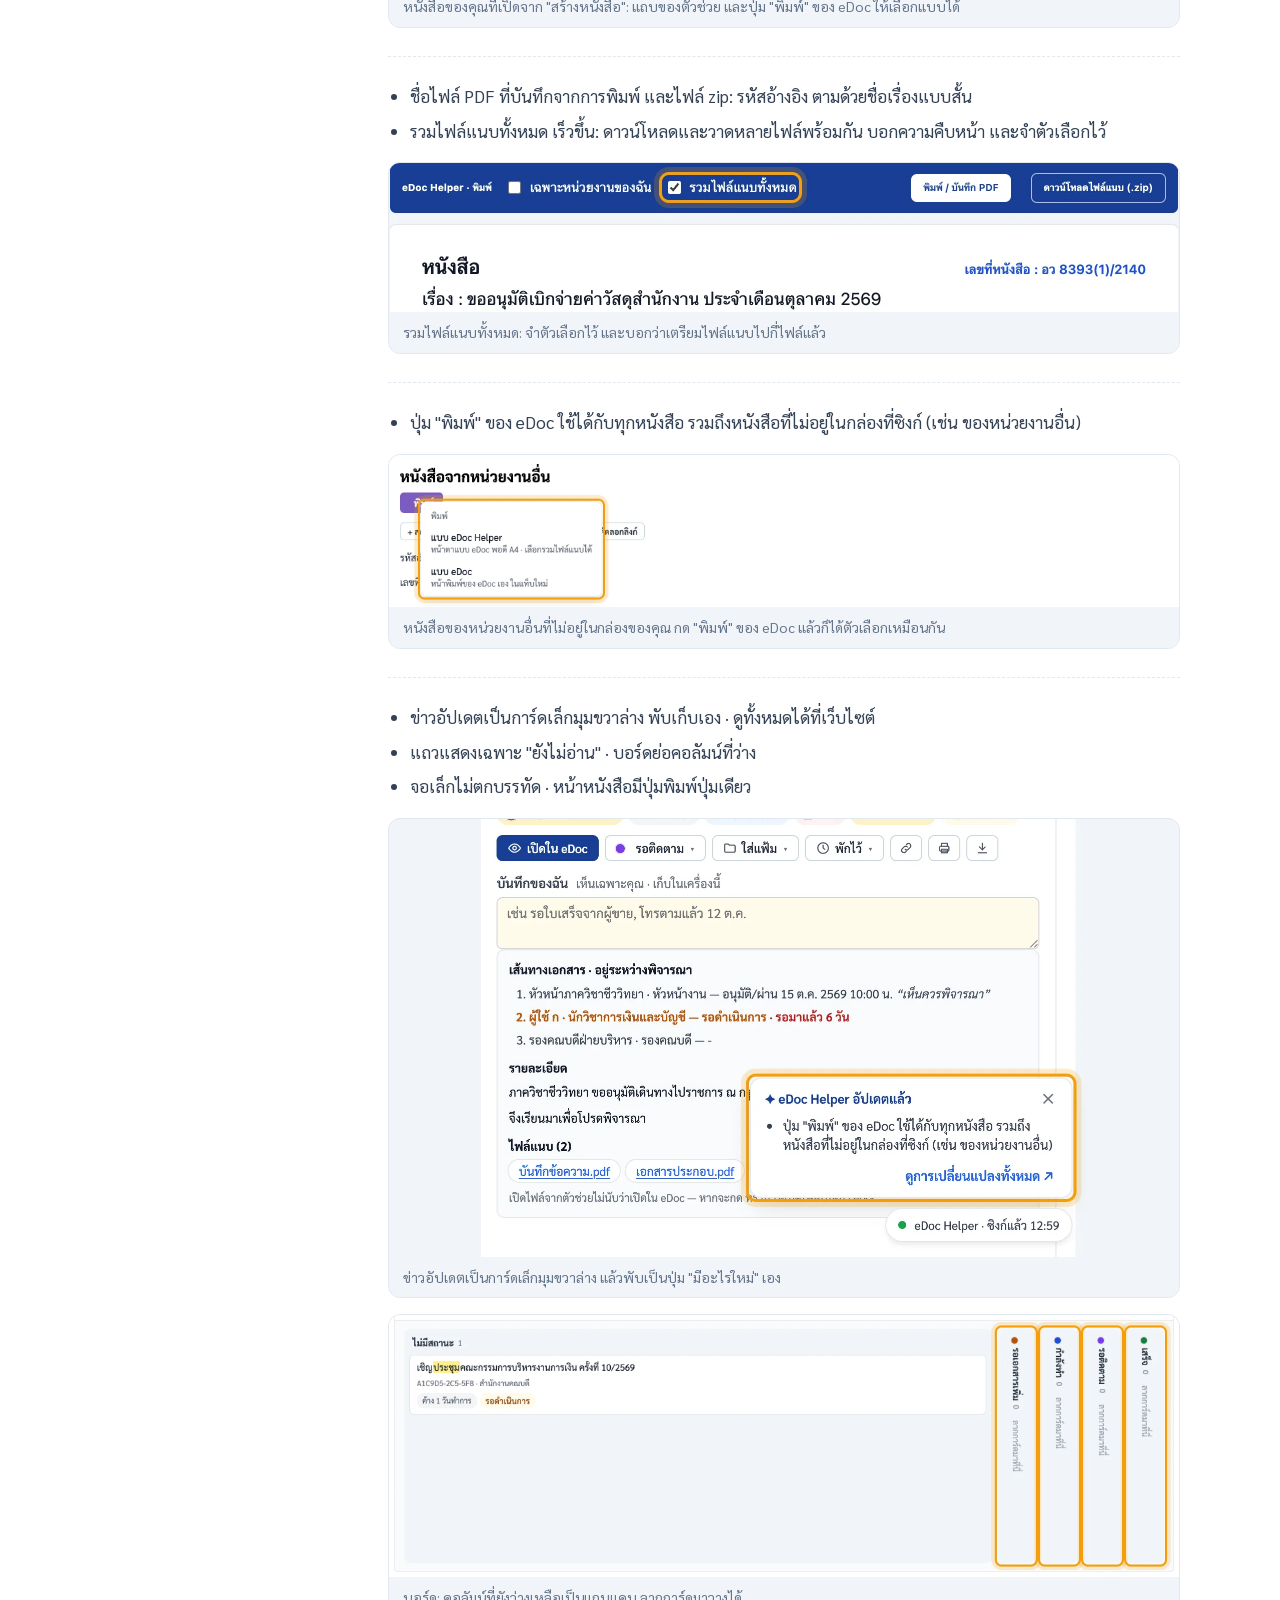
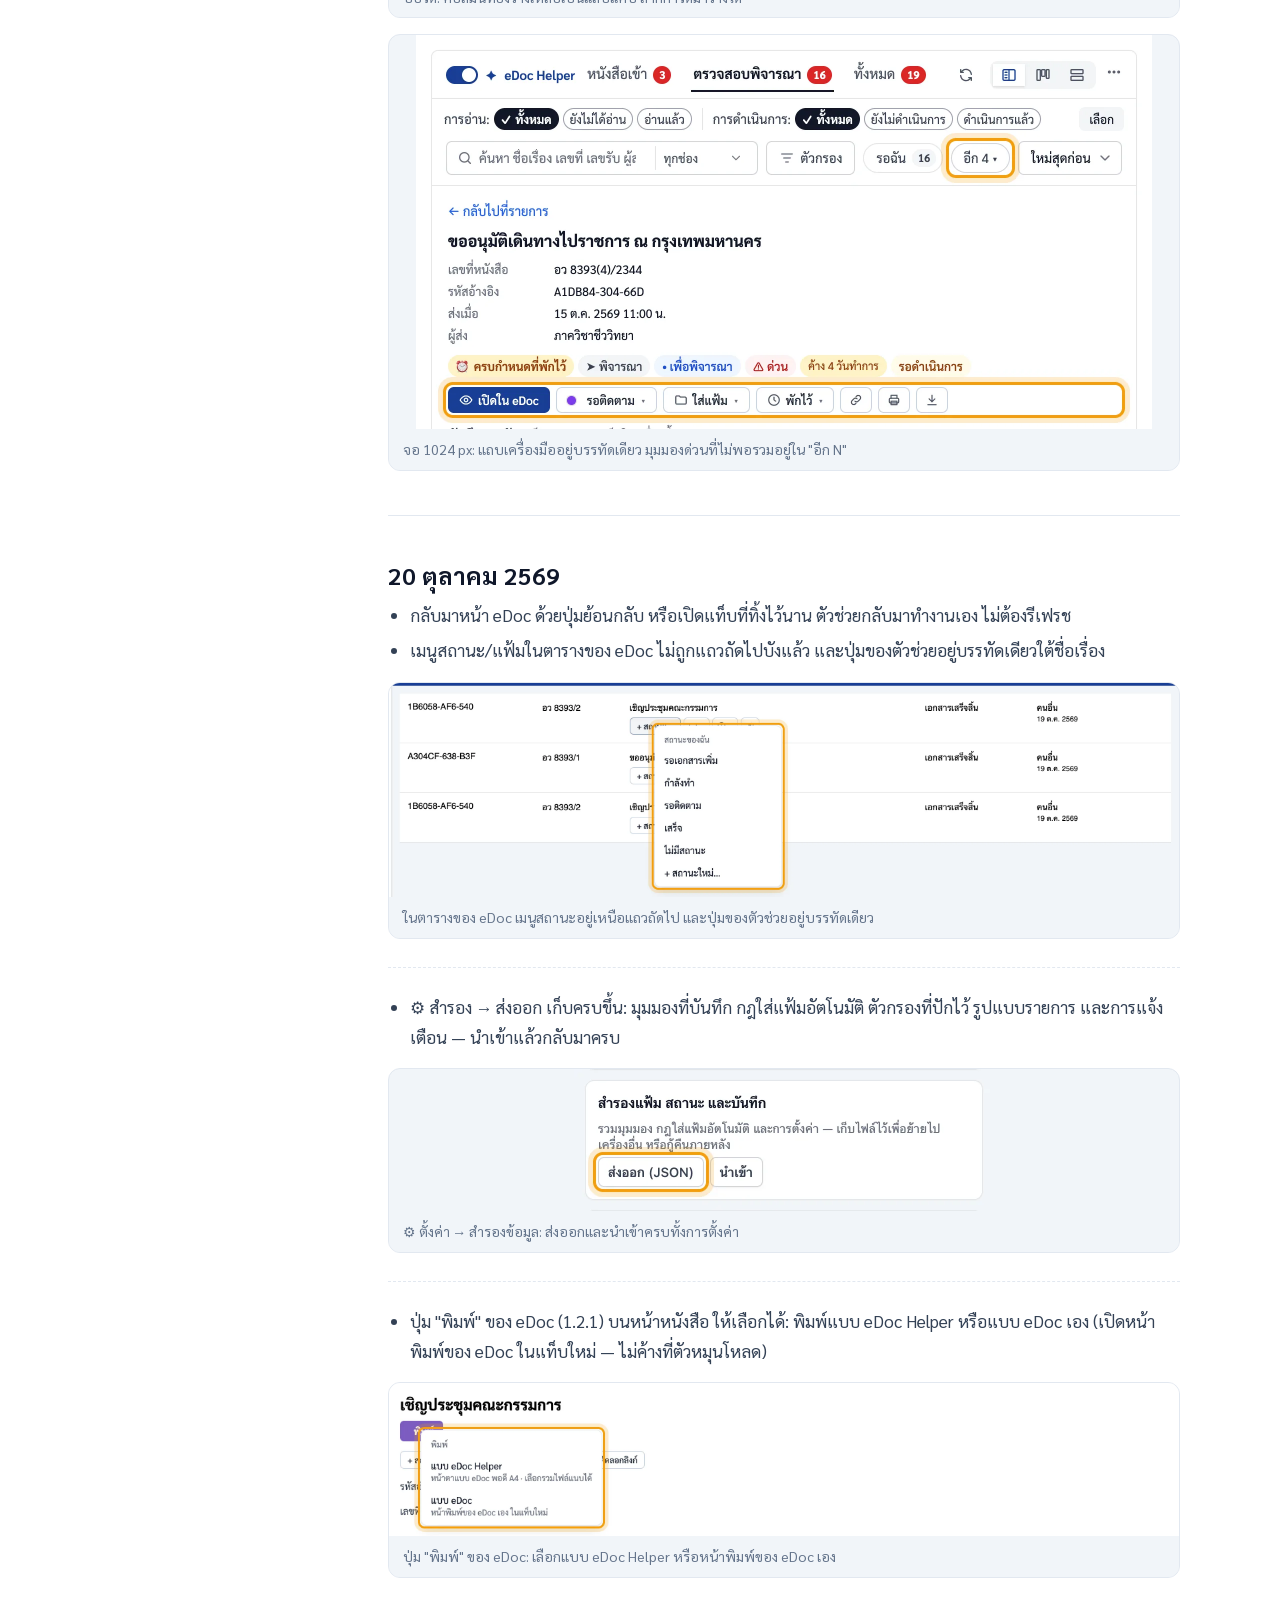
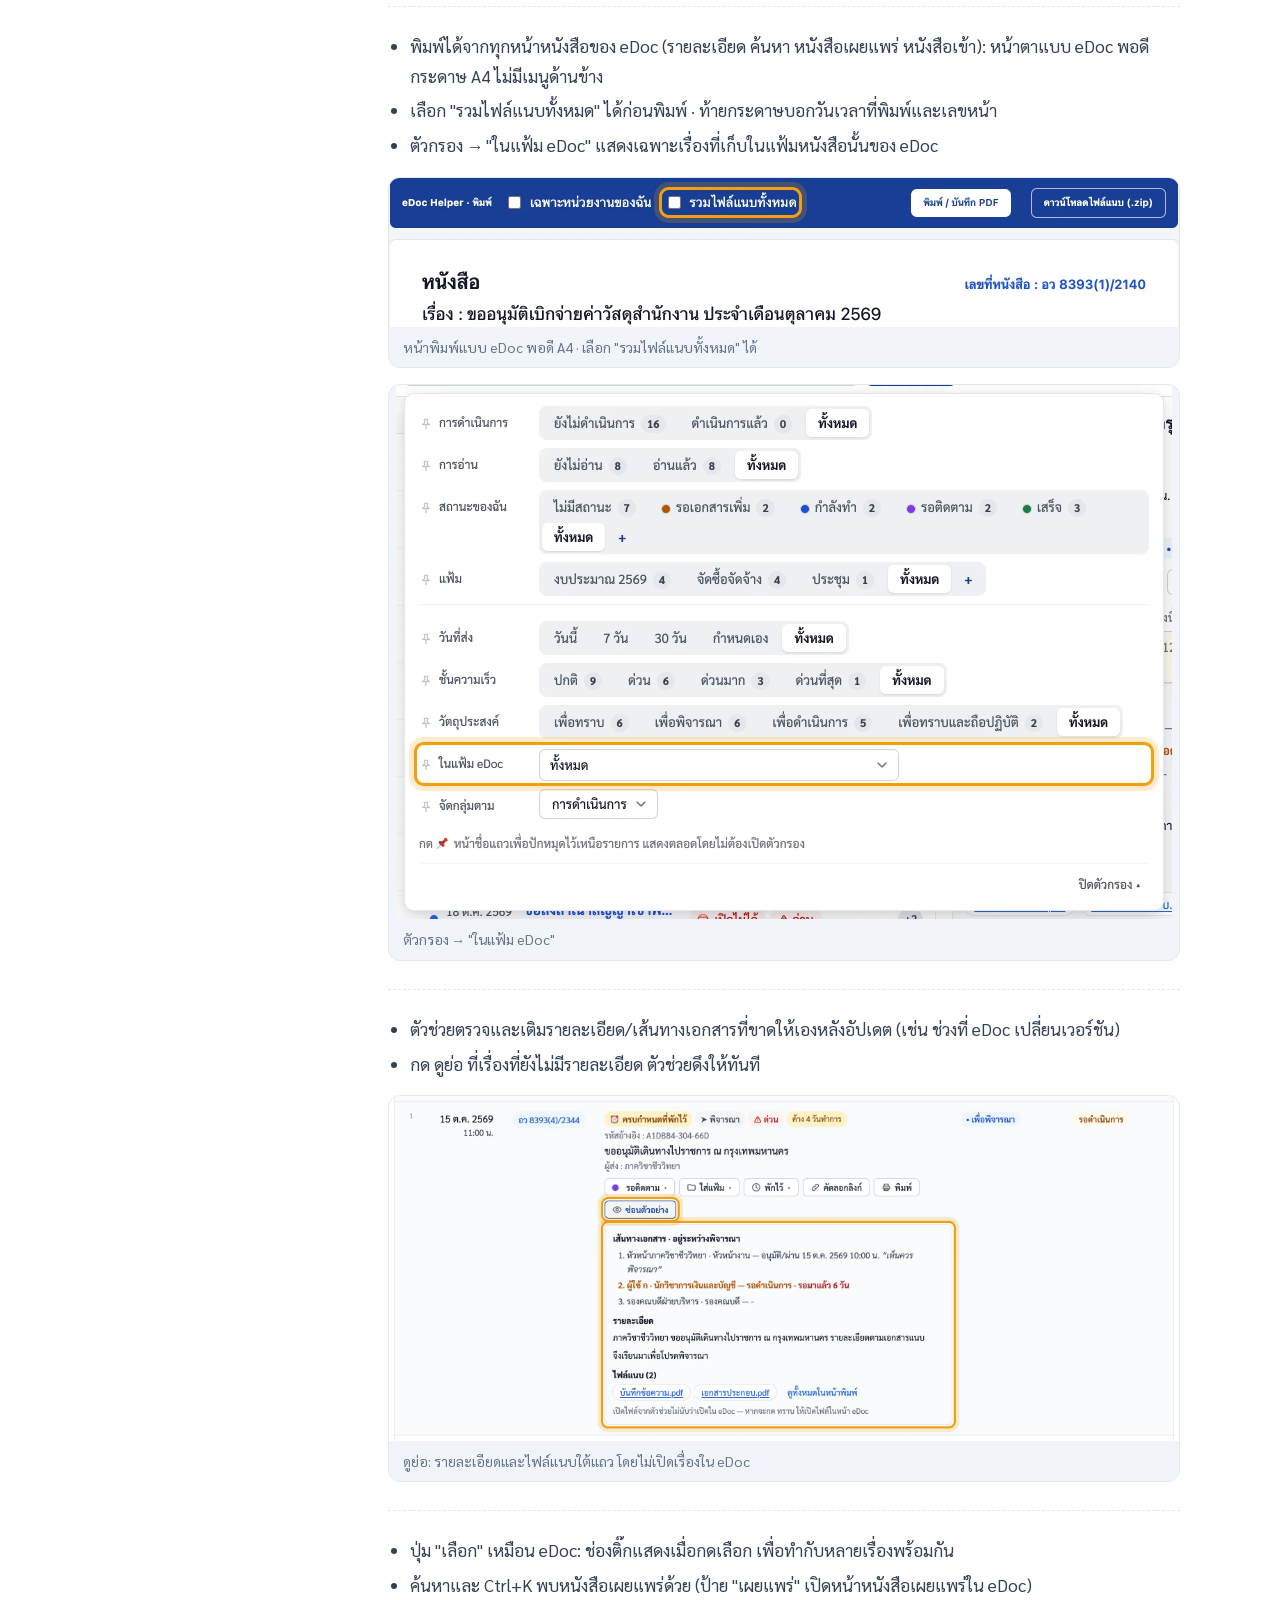
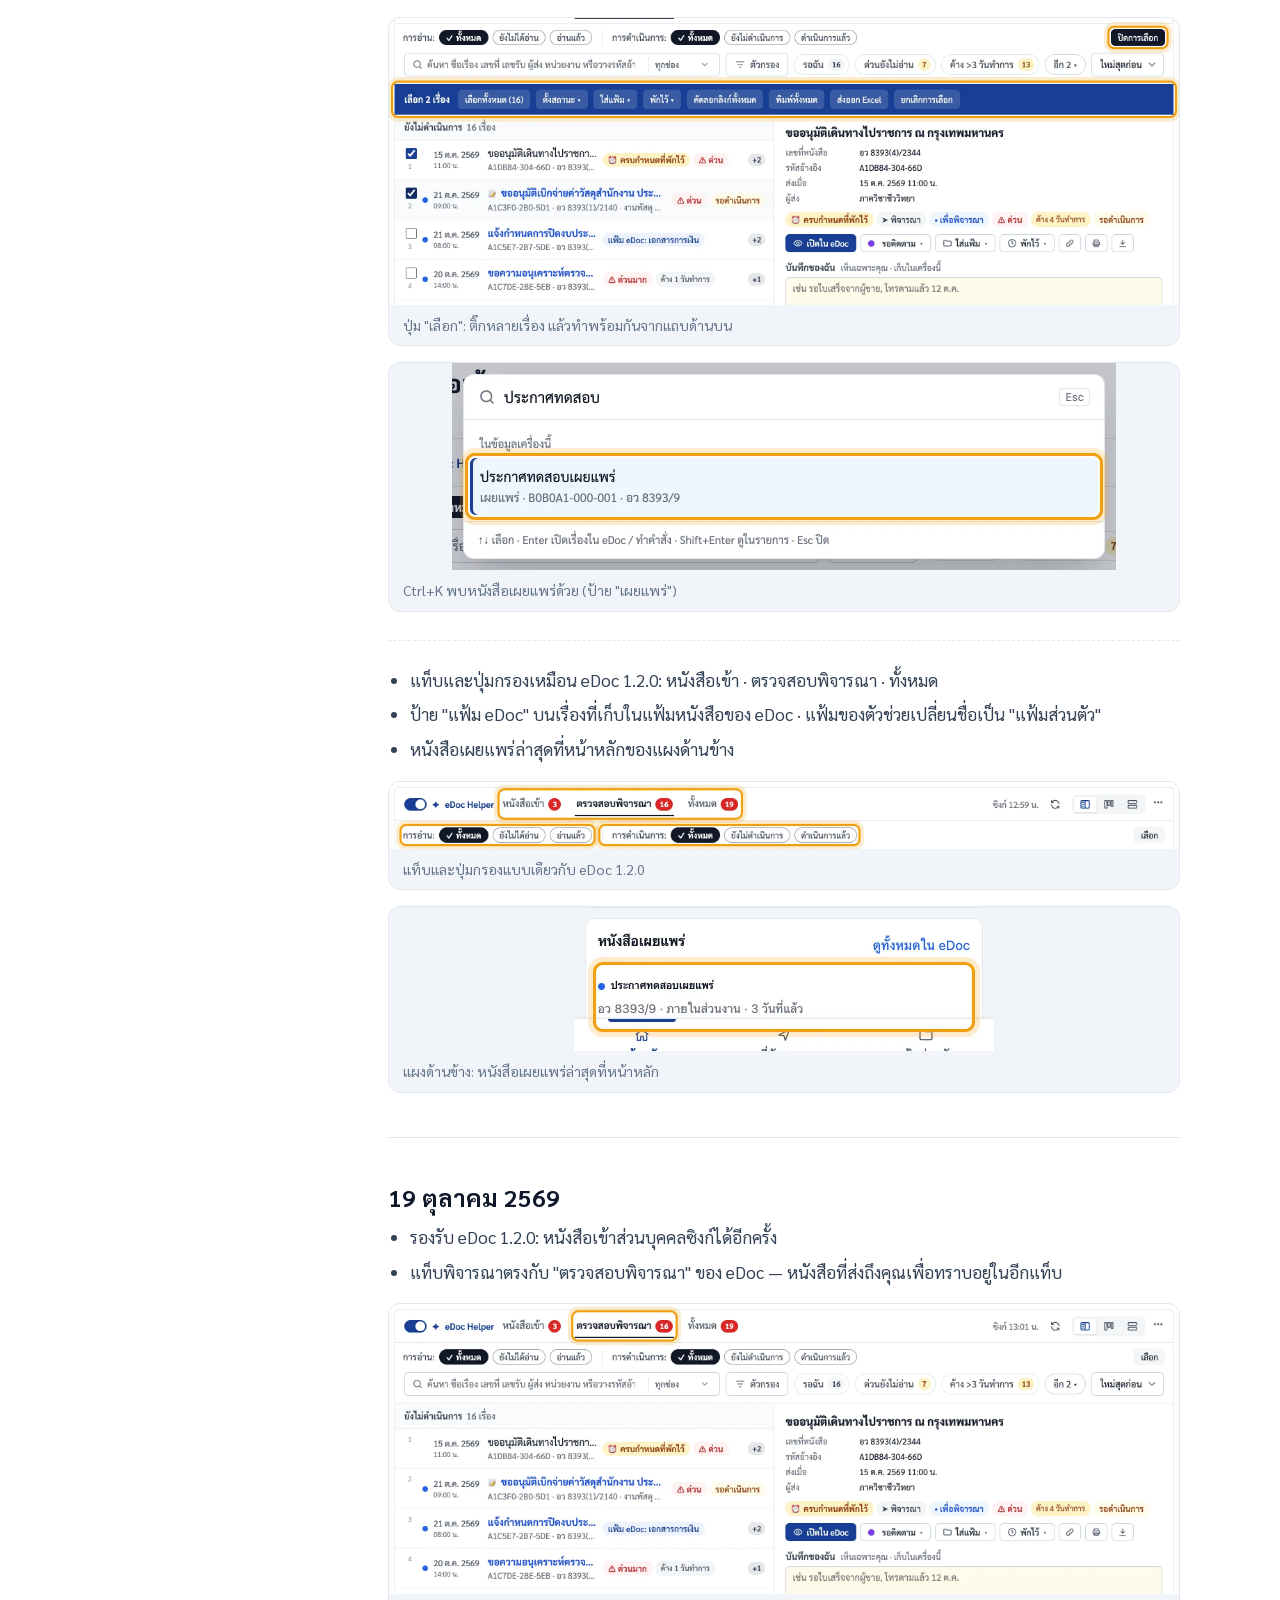
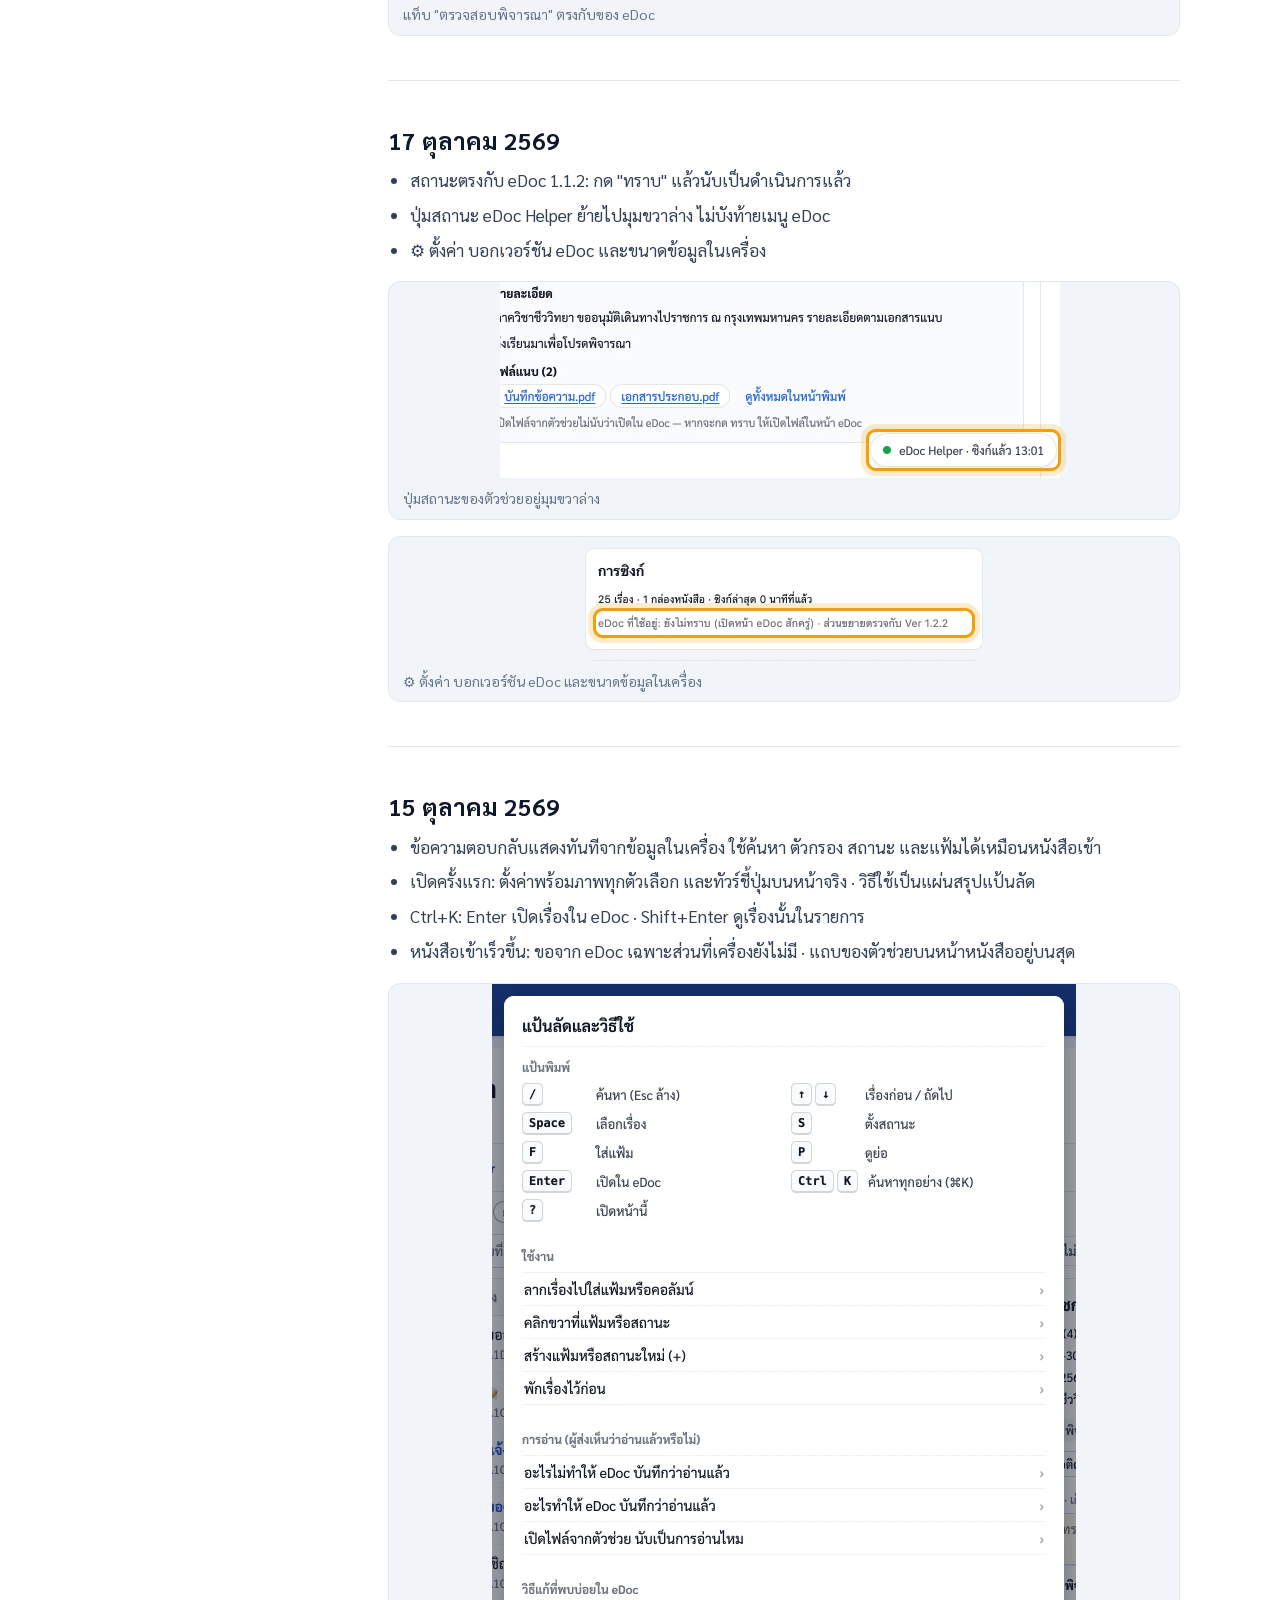
<file: changes.html>
<!doctype html>
<html lang="th">
<head>
<meta charset="utf-8">
<meta name="viewport" content="width=device-width, initial-scale=1">
<meta name="theme-color" content="#173e94">
<title>มีอะไรใหม่ — eDoc Helper</title>
<meta name="description" content="การเปลี่ยนแปลงทั้งหมดของ eDoc Helper ล่าสุดอยู่บนสุด">
<link rel="icon" href="img/icon.svg" type="image/svg+xml"><link rel="apple-touch-icon" href="img/icon.png">
<link rel="preconnect" href="https://fonts.googleapis.com"><link rel="preconnect" href="https://fonts.gstatic.com" crossorigin>
<link href="https://fonts.googleapis.com/css2?family=Sarabun:wght@400;600;700&display=swap" rel="stylesheet">
<link rel="stylesheet" href="style.css">
</head>
<body>
<!-- Generated by tools/site-changes.ts from src/shared/whats-new.ts — edit the notes there, not this file. -->
<header class="top"><div class="wrap">
  <a class="brand" href="index.html"><img src="img/icon.svg" alt="">eDoc Helper</a>
  <nav class="menu"><a href="index.html#features">ฟีเจอร์</a><a href="docs.html">คู่มือ</a><a href="changes.html" aria-current="page">มีอะไรใหม่</a><a href="privacy.html">ความเป็นส่วนตัว</a><a href="index.html#faq">คำถามพบบ่อย</a></nav>
  <a class="btn sm" href="index.html#install">ติดตั้ง</a>
</div></header>

<div class="wrap docs">
  <nav class="side" aria-label="สารบัญ">
    <div class="grp">มีอะไรใหม่</div>
    <a href="#d2026-10-26">26 ตุลาคม 2569</a>
    <a href="#d2026-10-25">25 ตุลาคม 2569</a>
    <a href="#d2026-10-22">22 ตุลาคม 2569</a>
    <a href="#d2026-10-21">21 ตุลาคม 2569</a>
    <a href="#d2026-10-20">20 ตุลาคม 2569</a>
    <a href="#d2026-10-19">19 ตุลาคม 2569</a>
    <a href="#d2026-10-17">17 ตุลาคม 2569</a>
    <a href="#d2026-10-15">15 ตุลาคม 2569</a>
    <a href="#d2026-10-14">14 ตุลาคม 2569</a>
    <a href="#d2026-10-13">13 ตุลาคม 2569</a>
    <a href="#d2026-10-12">12 ตุลาคม 2569</a>
    <a href="#d2026-10-11">11 ตุลาคม 2569</a>
    <a href="#d2026-10-10">10 ตุลาคม 2569</a>
    <a href="#d2026-10-09">9 ตุลาคม 2569</a>
  </nav>

  <article class="doc">
    <h1>มีอะไรใหม่</h1>
    <p class="lead">การเปลี่ยนแปลงทั้งหมดของ eDoc Helper ตั้งแต่รุ่นแรก ล่าสุดอยู่บนสุด — ข้อความเดียวกับที่ตัวช่วยแสดงหลังอัปเดต</p>
    <p class="note">ภาพจากหน้าตัวอย่างที่ใช้ข้อมูลสมมุติ · ภาพของรุ่นก่อน 17 ตุลาคม 2569 แสดงหน้าตาในรุ่นปัจจุบัน</p>

    <section id="d2026-10-26">
      <h2>26 ตุลาคม 2569</h2>
      <div class="rel" id="n2026-10-26c">
      <ul>
        <li data-note="2026-10-26c">หนังสือเผยแพร่ เป็นรายการของตัวช่วย: เห็น 90 วันล่าสุดทันที (eDoc แสดง 14 วัน) · ทางลัด ยังไม่เปิด · ตัวกรองระดับการเผยแพร่ ประเภท วันที่เผยแพร่ · ดูย่อ และสถานะของฉัน</li>
        <li data-note="2026-10-26c">ค้นหา ตอบทันทีจากข้อมูลในเครื่อง แล้ว eDoc ค้นทั้งหมดที่คุณมีสิทธิ์เห็นตามมาเอง (นับวินาที กดหยุดได้) — เรื่องที่ eDoc พบเพิ่มต่อท้าย ติดป้าย eDoc</li>
        <li data-note="2026-10-26c">สร้างหนังสือ เรียงตามวันที่สร้างแบบเดียวกับ eDoc และรวมหนังสือของหน่วยงานที่เลือกอยู่ครบทุกเรื่อง</li>
      </ul>
        <figure class="chg"><img src="img/changes/2026-10-26c-1.webp" alt="หนังสือเผยแพร่: ส่วนบนเดียวกับกล่องหนังสือ ทางลัด ยังไม่เปิด และระดับการเผยแพร่" loading="lazy" width="1140" height="458"><figcaption>หนังสือเผยแพร่: ส่วนบนเดียวกับกล่องหนังสือ ทางลัด ยังไม่เปิด และระดับการเผยแพร่</figcaption></figure>
        <figure class="chg"><img src="img/changes/2026-10-26c-2.webp" alt="ค้นหา: ผลจากในเครื่องทันที แล้ว eDoc ค้นต่อ — เรื่องที่ eDoc พบเพิ่มอยู่ด้านล่าง" loading="lazy" width="1140" height="575"><figcaption>ค้นหา: ผลจากในเครื่องทันที แล้ว eDoc ค้นต่อ — เรื่องที่ eDoc พบเพิ่มอยู่ด้านล่าง</figcaption></figure>
      </div>
      <div class="rel" id="n2026-10-26b">
      <ul>
        <li data-note="2026-10-26b">สร้างหนังสือ เป็นรายการของตัวช่วย หน้าตาเดียวกับกล่องหนังสือ — ค้นหา ตัวกรอง ทางลัด และ ดูย่อ ใต้แถว · แสดงเฉพาะหนังสือของบทบาทที่เลือกอยู่ เหมือน eDoc</li>
        <li data-note="2026-10-26b">ตัวกรองครบแบบ eDoc: หนังสือส่ง/รับ สถานะหนังสือ วันที่หนังสือ ประเภท ชั้นความเร็ว ชั้นความลับ</li>
        <li data-note="2026-10-26b">เมนู ⋯ มีคำสั่งของ eDoc เอง (แก้ไข ยกเลิก ส่งผู้รับ เผยแพร่ เก็บเข้าแฟ้ม) — eDoc เปิดหน้าต่างยืนยันของตัวเอง · ปิดตัวช่วยแล้วตัวกรองและตารางของ eDoc กลับมา</li>
      </ul>
        <figure class="chg"><img src="img/changes/2026-10-26b-1.webp" alt="สร้างหนังสือ: ค้นหา ตัวกรอง ทางลัด และแต่ละเรื่องบอกว่าอยู่ตรงไหน" loading="lazy" width="1100" height="413"><figcaption>สร้างหนังสือ: ค้นหา ตัวกรอง ทางลัด และแต่ละเรื่องบอกว่าอยู่ตรงไหน</figcaption></figure>
        <figure class="chg"><img src="img/changes/2026-10-26b-2.webp" alt="ตัวกรอง: ตัวกรองของ eDoc ครบ พร้อมจำนวนเรื่อง" loading="lazy" width="1100" height="354"><figcaption>ตัวกรอง: ตัวกรองของ eDoc ครบ พร้อมจำนวนเรื่อง</figcaption></figure>
        <figure class="chg"><img src="img/changes/2026-10-26b-3.webp" alt="เมนู ⋯ → ใน eDoc: คำสั่งของ eDoc เอง" loading="lazy" width="1142" height="463"><figcaption>เมนู ⋯ → ใน eDoc: คำสั่งของ eDoc เอง</figcaption></figure>
      </div>
      <div class="rel" id="n2026-10-26">
      <ul>
        <li data-note="2026-10-26">แถวเรียบขึ้น: ▸ ดูย่อ | ผู้ส่ง | วันที่ | รหัส ใต้ชื่อเรื่อง และสัญญาณเล็กท้ายบรรทัด (เส้นทาง · ค้าง · ไฟล์แนบ)</li>
        <li data-note="2026-10-26">กดเพื่อกรอง: โลโก้ (หน่วยงาน) ชื่อผู้ส่ง ⚑ ด่วน ค้าง N วัน วัตถุประสงค์ — กดซ้ำเพื่อเลิก</li>
        <li data-note="2026-10-26">เมนูสถานะมีจุดสี · ปุ่ม เลือก อยู่ที่หัวรายการ · คอลัมน์กว้างพอดีเนื้อหา</li>
      </ul>
        <figure class="chg"><img src="img/changes/2026-10-26-1.webp" alt="แบบละเอียด: บรรทัดใต้ชื่อเรื่อง และสัญญาณเล็กท้ายบรรทัด" loading="lazy" width="1136" height="90"><figcaption>แบบละเอียด: บรรทัดใต้ชื่อเรื่อง และสัญญาณเล็กท้ายบรรทัด</figcaption></figure>
        <figure class="chg"><img src="img/changes/2026-10-26-2.webp" alt="กดชื่อผู้ส่งเพื่อแสดงเฉพาะเรื่องของผู้ส่งนั้น — กดซ้ำเพื่อเลิก" loading="lazy" width="1136" height="272"><figcaption>กดชื่อผู้ส่งเพื่อแสดงเฉพาะเรื่องของผู้ส่งนั้น — กดซ้ำเพื่อเลิก</figcaption></figure>
      </div>
    </section>

    <section id="d2026-10-25">
      <h2>25 ตุลาคม 2569</h2>
      <div class="rel" id="n2026-10-25">
      <ul>
        <li data-note="2026-10-25">กล่องหนังสือแบบใหม่: รายการ สะอาดขึ้น พร้อมแผงเอกสารด้านขวาแบบใหม่ · แบบละเอียด แสดงชื่อเรื่องเต็ม และมีคอลัมน์ สถานะของฉัน</li>
        <li data-note="2026-10-25">โลโก้หน่วยงานหน้าแต่ละเรื่อง: ในกล่องหน่วยงาน CSC เป็นหน่วยงานเจ้าของเรื่อง (จากรหัสหรือชื่อหน่วยงานในชื่อเรื่อง/รายละเอียด) ที่อื่นเป็นผู้ส่ง</li>
        <li data-note="2026-10-25">กล่องอื่น: กดแล้วตัวช่วยสลับบทบาทผ่านเมนูของ eDoc แล้วเปิดกล่องนั้นให้ · ป้าย ⚠ บอกสาเหตุที่สถานะไม่ตรง · จัดกลุ่มตาม เริ่มที่ ไม่จัดกลุ่ม</li>
      </ul>
        <figure class="chg"><img src="img/changes/2026-10-25-1.webp" alt="รายการแบบใหม่ และแผงเอกสารด้านขวา" loading="lazy" width="1120" height="728"><figcaption>รายการแบบใหม่ และแผงเอกสารด้านขวา</figcaption></figure>
        <figure class="chg"><img src="img/changes/2026-10-25-2.webp" alt="แบบละเอียด: ชื่อเรื่องเต็ม โลโก้หน่วยงาน และคอลัมน์ สถานะของฉัน" loading="lazy" width="1136" height="407"><figcaption>แบบละเอียด: ชื่อเรื่องเต็ม โลโก้หน่วยงาน และคอลัมน์ สถานะของฉัน</figcaption></figure>
      </div>
    </section>

    <section id="d2026-10-22">
      <h2>22 ตุลาคม 2569</h2>
      <div class="rel" id="n2026-10-22c">
      <ul>
        <li data-note="2026-10-22c">เรื่องที่ใส่แฟ้มแล้วไม่อยู่ในรายการหลัก (ค่าเริ่มต้นของแฟ้มเป็น &quot;ไม่มีแฟ้ม&quot;) — มีบรรทัดบอกว่าซ่อนกี่เรื่อง กด ดูทั้งหมด เพื่อแสดง</li>
        <li data-note="2026-10-22c">มุมมองด่วน (รอฉัน ด่วนยังไม่อ่าน ค้าง ใหม่) ยังนับและแสดงทุกเรื่อง รวมเรื่องที่ใส่แฟ้มแล้ว</li>
      </ul>
        <figure class="chg"><img src="img/changes/2026-10-22c-1.webp" alt="รายการหลักไม่แสดงเรื่องที่ใส่แฟ้มแล้ว — บอกว่าซ่อนกี่เรื่อง และกด ดูทั้งหมด ได้" loading="lazy" width="1136" height="255"><figcaption>รายการหลักไม่แสดงเรื่องที่ใส่แฟ้มแล้ว — บอกว่าซ่อนกี่เรื่อง และกด ดูทั้งหมด ได้</figcaption></figure>
        <figure class="chg"><img src="img/changes/2026-10-22c-2.webp" alt="ตัวกรอง → แฟ้ม: &quot;ไม่มีแฟ้ม&quot; เป็นค่าเริ่มต้น" loading="lazy" width="750" height="54"><figcaption>ตัวกรอง → แฟ้ม: &quot;ไม่มีแฟ้ม&quot; เป็นค่าเริ่มต้น</figcaption></figure>
      </div>
      <div class="rel" id="n2026-10-22b">
      <ul>
        <li data-note="2026-10-22b">ปุ่ม zip ดาวน์โหลดเร็ว: บนแถวในตารางของ eDoc แถบบนหน้าหนังสือ ดูย่อ และเลือกหลายเรื่อง — ไม่ต้องรอแสดงไฟล์แนบบนจอ แท็บปิดเองเมื่อเสร็จ</li>
      </ul>
        <figure class="chg"><img src="img/changes/2026-10-22b-1.webp" alt="ปุ่ม zip บนแถวในตารางของ eDoc: หน้าสถานะการพิจารณาและไฟล์แนบ ในไฟล์เดียว" loading="lazy" width="1136" height="119"><figcaption>ปุ่ม zip บนแถวในตารางของ eDoc: หน้าสถานะการพิจารณาและไฟล์แนบ ในไฟล์เดียว</figcaption></figure>
      </div>
      <div class="rel" id="n2026-10-22">
      <ul>
        <li data-note="2026-10-22">ไฟล์ zip ของไฟล์แนบมีหน้าสถานะการพิจารณา (PDF) เป็นไฟล์แรก — รายละเอียด เอกสารแนบ และเส้นทางทั้งหมด พอดี A4 พร้อมเลขหน้า</li>
      </ul>
        <figure class="chg"><img src="img/changes/2026-10-22-1.webp" alt="หน้าแรกของ zip: สถานะการพิจารณาเป็น PDF ขนาด A4" loading="lazy" width="636" height="900"><figcaption>หน้าแรกของ zip: สถานะการพิจารณาเป็น PDF ขนาด A4</figcaption></figure>
      </div>
    </section>

    <section id="d2026-10-21">
      <h2>21 ตุลาคม 2569</h2>
      <div class="rel" id="n2026-10-21f">
      <ul>
        <li data-note="2026-10-21f">สร้างหนังสือ: ปุ่ม &quot;คัดลอกสถานะ&quot; ของเรื่องที่ยังไม่เสร็จ — รหัสอ้างอิง สถานะตอนนี้ และลิงก์หน้าประวัติการพิจารณาของ eDoc ที่แสดงสถานะล่าสุดเสมอ</li>
        <li data-note="2026-10-21f">ดูย่อ: ไฟล์แนบเรียงทีละบรรทัด · กล่องเลื่อนตามหน้าเมื่อเลื่อนหน้าจอ</li>
      </ul>
        <figure class="chg"><img src="img/changes/2026-10-21f-1.webp" alt="คัดลอกสถานะ: วางในแชตหรืออีเมลได้ — ผู้รับเปิดลิงก์ดูสถานะล่าสุดใน eDoc" loading="lazy" width="484" height="305"><figcaption>คัดลอกสถานะ: วางในแชตหรืออีเมลได้ — ผู้รับเปิดลิงก์ดูสถานะล่าสุดใน eDoc</figcaption></figure>
      </div>
      <div class="rel" id="n2026-10-21e">
      <ul>
        <li data-note="2026-10-21e">สร้างหนังสือ: แต่ละเรื่องบอกว่าอยู่ตรงไหน — รอใคร กี่วันทำการ, ส่งกลับพร้อมเหตุผล, อนุมัติแล้ว, ร่างที่ยังไม่ส่ง</li>
        <li data-note="2026-10-21e">ปุ่ม ดูย่อ ดูเส้นทางเอกสารโดยไม่เปิดเรื่อง · มุมมองด่วนเหนือตาราง: ติดขัด ส่งกลับ รอเกิน 3 วันทำการ ร่างที่ยังไม่ส่ง</li>
      </ul>
        <figure class="chg"><img src="img/changes/2026-10-21e-1.webp" alt="สร้างหนังสือ: แต่ละเรื่องบอกว่าอยู่ตรงไหน และมุมมองด่วนเหนือตาราง" loading="lazy" width="1136" height="482"><figcaption>สร้างหนังสือ: แต่ละเรื่องบอกว่าอยู่ตรงไหน และมุมมองด่วนเหนือตาราง</figcaption></figure>
        <figure class="chg"><img src="img/changes/2026-10-21e-2.webp" alt="ดูย่อ: เส้นทางเอกสารโดยไม่เปิดเรื่องใน eDoc" loading="lazy" width="484" height="337"><figcaption>ดูย่อ: เส้นทางเอกสารโดยไม่เปิดเรื่องใน eDoc</figcaption></figure>
      </div>
      <div class="rel" id="n2026-10-21d">
      <ul>
        <li data-note="2026-10-21d">หนังสือที่เปิดจาก &quot;สร้างหนังสือ&quot; มีแถบของตัวช่วยและพิมพ์ได้ เหมือนหนังสือเข้า</li>
      </ul>
        <figure class="chg"><img src="img/changes/2026-10-21d-1.webp" alt="หนังสือของคุณที่เปิดจาก &quot;สร้างหนังสือ&quot;: แถบของตัวช่วย และปุ่ม &quot;พิมพ์&quot; ของ eDoc ให้เลือกแบบได้" loading="lazy" width="1152" height="223"><figcaption>หนังสือของคุณที่เปิดจาก &quot;สร้างหนังสือ&quot;: แถบของตัวช่วย และปุ่ม &quot;พิมพ์&quot; ของ eDoc ให้เลือกแบบได้</figcaption></figure>
      </div>
      <div class="rel" id="n2026-10-21c">
      <ul>
        <li data-note="2026-10-21c">ชื่อไฟล์ PDF ที่บันทึกจากการพิมพ์ และไฟล์ zip: รหัสอ้างอิง ตามด้วยชื่อเรื่องแบบสั้น</li>
        <li data-note="2026-10-21c">รวมไฟล์แนบทั้งหมด เร็วขึ้น: ดาวน์โหลดและวาดหลายไฟล์พร้อมกัน บอกความคืบหน้า และจำตัวเลือกไว้</li>
      </ul>
        <figure class="chg"><img src="img/changes/2026-10-21c-1.webp" alt="รวมไฟล์แนบทั้งหมด: จำตัวเลือกไว้ และบอกว่าเตรียมไฟล์แนบไปกี่ไฟล์แล้ว" loading="lazy" width="788" height="149"><figcaption>รวมไฟล์แนบทั้งหมด: จำตัวเลือกไว้ และบอกว่าเตรียมไฟล์แนบไปกี่ไฟล์แล้ว</figcaption></figure>
      </div>
      <div class="rel" id="n2026-10-21b">
      <ul>
        <li data-note="2026-10-21b">ปุ่ม &quot;พิมพ์&quot; ของ eDoc ใช้ได้กับทุกหนังสือ รวมถึงหนังสือที่ไม่อยู่ในกล่องที่ซิงก์ (เช่น ของหน่วยงานอื่น)</li>
      </ul>
        <figure class="chg"><img src="img/changes/2026-10-21b-1.webp" alt="หนังสือของหน่วยงานอื่นที่ไม่อยู่ในกล่องของคุณ กด &quot;พิมพ์&quot; ของ eDoc แล้วก็ได้ตัวเลือกเหมือนกัน" loading="lazy" width="1152" height="223"><figcaption>หนังสือของหน่วยงานอื่นที่ไม่อยู่ในกล่องของคุณ กด &quot;พิมพ์&quot; ของ eDoc แล้วก็ได้ตัวเลือกเหมือนกัน</figcaption></figure>
      </div>
      <div class="rel" id="n2026-10-21">
      <ul>
        <li data-note="2026-10-21">ข่าวอัปเดตเป็นการ์ดเล็กมุมขวาล่าง พับเก็บเอง · ดูทั้งหมดได้ที่เว็บไซต์</li>
        <li data-note="2026-10-21">แถวแสดงเฉพาะ &quot;ยังไม่อ่าน&quot; · บอร์ดย่อคอลัมน์ที่ว่าง</li>
        <li data-note="2026-10-21">จอเล็กไม่ตกบรรทัด · หน้าหนังสือมีปุ่มพิมพ์ปุ่มเดียว</li>
      </ul>
        <figure class="chg"><img src="img/changes/2026-10-21-1.webp" alt="ข่าวอัปเดตเป็นการ์ดเล็กมุมขวาล่าง แล้วพับเป็นปุ่ม &quot;มีอะไรใหม่&quot; เอง" loading="lazy" width="606" height="437"><figcaption>ข่าวอัปเดตเป็นการ์ดเล็กมุมขวาล่าง แล้วพับเป็นปุ่ม &quot;มีอะไรใหม่&quot; เอง</figcaption></figure>
        <figure class="chg"><img src="img/changes/2026-10-21-2.webp" alt="บอร์ด: คอลัมน์ที่ยังว่างเหลือเป็นแถบแคบ ลากการ์ดมาวางได้" loading="lazy" width="1136" height="376"><figcaption>บอร์ด: คอลัมน์ที่ยังว่างเหลือเป็นแถบแคบ ลากการ์ดมาวางได้</figcaption></figure>
        <figure class="chg"><img src="img/changes/2026-10-21-3.webp" alt="จอ 1024 px: แถบเครื่องมืออยู่บรรทัดเดียว มุมมองด่วนที่ไม่พอรวมอยู่ใน &quot;อีก N&quot;" loading="lazy" width="736" height="394"><figcaption>จอ 1024 px: แถบเครื่องมืออยู่บรรทัดเดียว มุมมองด่วนที่ไม่พอรวมอยู่ใน &quot;อีก N&quot;</figcaption></figure>
      </div>
    </section>

    <section id="d2026-10-20">
      <h2>20 ตุลาคม 2569</h2>
      <div class="rel" id="n2026-10-20g">
      <ul>
        <li data-note="2026-10-20g">กลับมาหน้า eDoc ด้วยปุ่มย้อนกลับ หรือเปิดแท็บที่ทิ้งไว้นาน ตัวช่วยกลับมาทำงานเอง ไม่ต้องรีเฟรช</li>
        <li data-note="2026-10-20g">เมนูสถานะ/แฟ้มในตารางของ eDoc ไม่ถูกแถวถัดไปบังแล้ว และปุ่มของตัวช่วยอยู่บรรทัดเดียวใต้ชื่อเรื่อง</li>
      </ul>
        <figure class="chg"><img src="img/changes/2026-10-20g-1.webp" alt="ในตารางของ eDoc เมนูสถานะอยู่เหนือแถวถัดไป และปุ่มของตัวช่วยอยู่บรรทัดเดียว" loading="lazy" width="1188" height="323"><figcaption>ในตารางของ eDoc เมนูสถานะอยู่เหนือแถวถัดไป และปุ่มของตัวช่วยอยู่บรรทัดเดียว</figcaption></figure>
      </div>
      <div class="rel" id="n2026-10-20f">
      <ul>
        <li data-note="2026-10-20f">⚙ สำรอง → ส่งออก เก็บครบขึ้น: มุมมองที่บันทึก กฎใส่แฟ้มอัตโนมัติ ตัวกรองที่ปักไว้ รูปแบบรายการ และการแจ้งเตือน — นำเข้าแล้วกลับมาครบ</li>
      </ul>
        <figure class="chg"><img src="img/changes/2026-10-20f-1.webp" alt="⚙ ตั้งค่า → สำรองข้อมูล: ส่งออกและนำเข้าครบทั้งการตั้งค่า" loading="lazy" width="420" height="142"><figcaption>⚙ ตั้งค่า → สำรองข้อมูล: ส่งออกและนำเข้าครบทั้งการตั้งค่า</figcaption></figure>
      </div>
      <div class="rel" id="n2026-10-20e">
      <ul>
        <li data-note="2026-10-20e">ปุ่ม &quot;พิมพ์&quot; ของ eDoc (1.2.1) บนหน้าหนังสือ ให้เลือกได้: พิมพ์แบบ eDoc Helper หรือแบบ eDoc เอง (เปิดหน้าพิมพ์ของ eDoc ในแท็บใหม่ — ไม่ค้างที่ตัวหมุนโหลด)</li>
      </ul>
        <figure class="chg"><img src="img/changes/2026-10-20e-1.webp" alt="ปุ่ม &quot;พิมพ์&quot; ของ eDoc: เลือกแบบ eDoc Helper หรือหน้าพิมพ์ของ eDoc เอง" loading="lazy" width="1152" height="223"><figcaption>ปุ่ม &quot;พิมพ์&quot; ของ eDoc: เลือกแบบ eDoc Helper หรือหน้าพิมพ์ของ eDoc เอง</figcaption></figure>
      </div>
      <div class="rel" id="n2026-10-20d">
      <ul>
        <li data-note="2026-10-20d">พิมพ์ได้จากทุกหน้าหนังสือของ eDoc (รายละเอียด ค้นหา หนังสือเผยแพร่ หนังสือเข้า): หน้าตาแบบ eDoc พอดีกระดาษ A4 ไม่มีเมนูด้านข้าง</li>
        <li data-note="2026-10-20d">เลือก &quot;รวมไฟล์แนบทั้งหมด&quot; ได้ก่อนพิมพ์ · ท้ายกระดาษบอกวันเวลาที่พิมพ์และเลขหน้า</li>
        <li data-note="2026-10-20d">ตัวกรอง → &quot;ในแฟ้ม eDoc&quot; แสดงเฉพาะเรื่องที่เก็บในแฟ้มหนังสือนั้นของ eDoc</li>
      </ul>
        <figure class="chg"><img src="img/changes/2026-10-20d-1.webp" alt="หน้าพิมพ์แบบ eDoc พอดี A4 · เลือก &quot;รวมไฟล์แนบทั้งหมด&quot; ได้" loading="lazy" width="788" height="149"><figcaption>หน้าพิมพ์แบบ eDoc พอดี A4 · เลือก &quot;รวมไฟล์แนบทั้งหมด&quot; ได้</figcaption></figure>
        <figure class="chg"><img src="img/changes/2026-10-20d-2.webp" alt="ตัวกรอง → &quot;ในแฟ้ม eDoc&quot;" loading="lazy" width="776" height="534"><figcaption>ตัวกรอง → &quot;ในแฟ้ม eDoc&quot;</figcaption></figure>
      </div>
      <div class="rel" id="n2026-10-20c">
      <ul>
        <li data-note="2026-10-20c">ตัวช่วยตรวจและเติมรายละเอียด/เส้นทางเอกสารที่ขาดให้เองหลังอัปเดต (เช่น ช่วงที่ eDoc เปลี่ยนเวอร์ชัน)</li>
        <li data-note="2026-10-20c">กด ดูย่อ ที่เรื่องที่ยังไม่มีรายละเอียด ตัวช่วยดึงให้ทันที</li>
      </ul>
        <figure class="chg"><img src="img/changes/2026-10-20c-1.webp" alt="ดูย่อ: รายละเอียดและไฟล์แนบใต้แถว โดยไม่เปิดเรื่องใน eDoc" loading="lazy" width="1136" height="495"><figcaption>ดูย่อ: รายละเอียดและไฟล์แนบใต้แถว โดยไม่เปิดเรื่องใน eDoc</figcaption></figure>
      </div>
      <div class="rel" id="n2026-10-20b">
      <ul>
        <li data-note="2026-10-20b">ปุ่ม &quot;เลือก&quot; เหมือน eDoc: ช่องติ๊กแสดงเมื่อกดเลือก เพื่อทำกับหลายเรื่องพร้อมกัน</li>
        <li data-note="2026-10-20b">ค้นหาและ Ctrl+K พบหนังสือเผยแพร่ด้วย (ป้าย &quot;เผยแพร่&quot; เปิดหน้าหนังสือเผยแพร่ใน eDoc)</li>
      </ul>
        <figure class="chg"><img src="img/changes/2026-10-20b-1.webp" alt="ปุ่ม &quot;เลือก&quot;: ติ๊กหลายเรื่อง แล้วทำพร้อมกันจากแถบด้านบน" loading="lazy" width="1136" height="413"><figcaption>ปุ่ม &quot;เลือก&quot;: ติ๊กหลายเรื่อง แล้วทำพร้อมกันจากแถบด้านบน</figcaption></figure>
        <figure class="chg"><img src="img/changes/2026-10-20b-2.webp" alt="Ctrl+K พบหนังสือเผยแพร่ด้วย (ป้าย &quot;เผยแพร่&quot;)" loading="lazy" width="664" height="207"><figcaption>Ctrl+K พบหนังสือเผยแพร่ด้วย (ป้าย &quot;เผยแพร่&quot;)</figcaption></figure>
      </div>
      <div class="rel" id="n2026-10-20">
      <ul>
        <li data-note="2026-10-20">แท็บและปุ่มกรองเหมือน eDoc 1.2.0: หนังสือเข้า · ตรวจสอบพิจารณา · ทั้งหมด</li>
        <li data-note="2026-10-20">ป้าย &quot;แฟ้ม eDoc&quot; บนเรื่องที่เก็บในแฟ้มหนังสือของ eDoc · แฟ้มของตัวช่วยเปลี่ยนชื่อเป็น &quot;แฟ้มส่วนตัว&quot;</li>
        <li data-note="2026-10-20">หนังสือเผยแพร่ล่าสุดที่หน้าหลักของแผงด้านข้าง</li>
      </ul>
        <figure class="chg"><img src="img/changes/2026-10-20-1.webp" alt="แท็บและปุ่มกรองแบบเดียวกับ eDoc 1.2.0" loading="lazy" width="1136" height="96"><figcaption>แท็บและปุ่มกรองแบบเดียวกับ eDoc 1.2.0</figcaption></figure>
        <figure class="chg"><img src="img/changes/2026-10-20-2.webp" alt="แผงด้านข้าง: หนังสือเผยแพร่ล่าสุดที่หน้าหลัก" loading="lazy" width="420" height="144"><figcaption>แผงด้านข้าง: หนังสือเผยแพร่ล่าสุดที่หน้าหลัก</figcaption></figure>
      </div>
    </section>

    <section id="d2026-10-19">
      <h2>19 ตุลาคม 2569</h2>
      <div class="rel" id="n2026-10-19">
      <ul>
        <li data-note="2026-10-19">รองรับ eDoc 1.2.0: หนังสือเข้าส่วนบุคคลซิงก์ได้อีกครั้ง</li>
        <li data-note="2026-10-19">แท็บพิจารณาตรงกับ &quot;ตรวจสอบพิจารณา&quot; ของ eDoc — หนังสือที่ส่งถึงคุณเพื่อทราบอยู่ในอีกแท็บ</li>
      </ul>
        <figure class="chg"><img src="img/changes/2026-10-19-1.webp" alt="แท็บ &quot;ตรวจสอบพิจารณา&quot; ตรงกับของ eDoc" loading="lazy" width="1136" height="417"><figcaption>แท็บ &quot;ตรวจสอบพิจารณา&quot; ตรงกับของ eDoc</figcaption></figure>
      </div>
    </section>

    <section id="d2026-10-17">
      <h2>17 ตุลาคม 2569</h2>
      <div class="rel" id="n2026-10-17">
      <ul>
        <li data-note="2026-10-17">สถานะตรงกับ eDoc 1.1.2: กด &quot;ทราบ&quot; แล้วนับเป็นดำเนินการแล้ว</li>
        <li data-note="2026-10-17">ปุ่มสถานะ eDoc Helper ย้ายไปมุมขวาล่าง ไม่บังท้ายเมนู eDoc</li>
        <li data-note="2026-10-17">⚙ ตั้งค่า บอกเวอร์ชัน eDoc และขนาดข้อมูลในเครื่อง</li>
      </ul>
        <figure class="chg"><img src="img/changes/2026-10-17-1.webp" alt="ปุ่มสถานะของตัวช่วยอยู่มุมขวาล่าง" loading="lazy" width="568" height="196"><figcaption>ปุ่มสถานะของตัวช่วยอยู่มุมขวาล่าง</figcaption></figure>
        <figure class="chg"><img src="img/changes/2026-10-17-2.webp" alt="⚙ ตั้งค่า บอกเวอร์ชัน eDoc และขนาดข้อมูลในเครื่อง" loading="lazy" width="420" height="124"><figcaption>⚙ ตั้งค่า บอกเวอร์ชัน eDoc และขนาดข้อมูลในเครื่อง</figcaption></figure>
      </div>
    </section>

    <section id="d2026-10-15">
      <h2>15 ตุลาคม 2569</h2>
      <div class="rel" id="n2026-10-15">
      <ul>
        <li data-note="2026-10-15">ข้อความตอบกลับแสดงทันทีจากข้อมูลในเครื่อง ใช้ค้นหา ตัวกรอง สถานะ และแฟ้มได้เหมือนหนังสือเข้า</li>
        <li data-note="2026-10-15">เปิดครั้งแรก: ตั้งค่าพร้อมภาพทุกตัวเลือก และทัวร์ชี้ปุ่มบนหน้าจริง · วิธีใช้เป็นแผ่นสรุปแป้นลัด</li>
        <li data-note="2026-10-15">Ctrl+K: Enter เปิดเรื่องใน eDoc · Shift+Enter ดูเรื่องนั้นในรายการ</li>
        <li data-note="2026-10-15">หนังสือเข้าเร็วขึ้น: ขอจาก eDoc เฉพาะส่วนที่เครื่องยังไม่มี · แถบของตัวช่วยบนหน้าหนังสืออยู่บนสุด</li>
      </ul>
        <figure class="chg"><img src="img/changes/2026-10-15-1.webp" alt="วิธีใช้เป็นแผ่นสรุป: แป้นลัดและคำถามที่กดเปิดคำตอบ" loading="lazy" width="584" height="876"><figcaption>วิธีใช้เป็นแผ่นสรุป: แป้นลัดและคำถามที่กดเปิดคำตอบ</figcaption></figure>
        <figure class="chg"><img src="img/changes/2026-10-15-2.webp" alt="แถบของตัวช่วยบนหน้าหนังสือ อยู่บนสุดในหัวหน้าของ eDoc" loading="lazy" width="1160" height="161"><figcaption>แถบของตัวช่วยบนหน้าหนังสือ อยู่บนสุดในหัวหน้าของ eDoc</figcaption></figure>
      </div>
    </section>

    <section id="d2026-10-14">
      <h2>14 ตุลาคม 2569</h2>
      <div class="rel" id="n2026-10-14">
      <ul>
        <li data-note="2026-10-14">กรอบหน้า eDoc ขึ้นทันที และดูรายการจากข้อมูลในเครื่องได้ระหว่างรอ eDoc โหลด</li>
        <li data-note="2026-10-14">ใหม่: หายจาก eDoc · ดาวน์โหลดไฟล์แนบ (zip) · การแจ้งเตือน · วันติดตาม</li>
        <li data-note="2026-10-14">📌 ปักแถวตัวกรองที่ใช้บ่อยไว้เหนือรายการ</li>
      </ul>
        <figure class="chg"><img src="img/changes/2026-10-14-1.webp" alt="📌 ปักแถวตัวกรองที่ใช้บ่อยไว้เหนือรายการ" loading="lazy" width="776" height="534"><figcaption>📌 ปักแถวตัวกรองที่ใช้บ่อยไว้เหนือรายการ</figcaption></figure>
      </div>
    </section>

    <section id="d2026-10-13">
      <h2>13 ตุลาคม 2569</h2>
      <div class="rel" id="n2026-10-13">
      <ul>
        <li data-note="2026-10-13">แถบด้านบนเหลือสองแถว: สวิตช์ แท็บ และมุมมอง · ค้นหา ตัวกรอง และมุมมองด่วน</li>
        <li data-note="2026-10-13">กล่องอื่น: เรื่องที่รอในกล่องอื่นของคุณ กดแล้วเปิดกล่องนั้น</li>
      </ul>
        <figure class="chg"><img src="img/changes/2026-10-13-1.webp" alt="สองแถวเหนือรายการ: สวิตช์ แท็บ มุมมอง · ค้นหา ตัวกรอง มุมมองด่วน" loading="lazy" width="1136" height="151"><figcaption>สองแถวเหนือรายการ: สวิตช์ แท็บ มุมมอง · ค้นหา ตัวกรอง มุมมองด่วน</figcaption></figure>
      </div>
    </section>

    <section id="d2026-10-12">
      <h2>12 ตุลาคม 2569</h2>
      <div class="rel" id="n2026-10-12">
      <ul>
        <li data-note="2026-10-12">เปิดไม่ได้: รวมเรื่องที่ eDoc เปิดไม่ได้ คัดลอกรายงาน (เฉพาะรหัส) และตรวจซ้ำได้</li>
        <li data-note="2026-10-12">ดูย่อบอกเมื่อเลขที่หนังสือเปลี่ยน · แถวมีลำดับ</li>
        <li data-note="2026-10-12">ออกจากระบบแล้วทุกหน้าจอว่างทันที · ถาม eDoc ทีละครั้ง ไม่เพิ่มภาระให้ระบบ</li>
      </ul>
        <figure class="chg"><img src="img/changes/2026-10-12-1.webp" alt="เปิดไม่ได้: รายการเรื่องที่ eDoc เปิดไม่ได้ พร้อมคัดลอกรายงานและตรวจซ้ำ" loading="lazy" width="566" height="176"><figcaption>เปิดไม่ได้: รายการเรื่องที่ eDoc เปิดไม่ได้ พร้อมคัดลอกรายงานและตรวจซ้ำ</figcaption></figure>
      </div>
    </section>

    <section id="d2026-10-11">
      <h2>11 ตุลาคม 2569</h2>
      <div class="rel" id="n2026-10-11">
      <ul>
        <li data-note="2026-10-11">มุมมองใหม่: รายการพร้อมช่องรายละเอียด · บอร์ดตามสถานะ (ลากการ์ดได้) · Ctrl+K · ส่งออก Excel</li>
        <li data-note="2026-10-11">สถานะและแฟ้มของฉัน: สร้าง แก้ คลิกขวา ลากวาง · บันทึกส่วนตัวต่อเรื่อง</li>
        <li data-note="2026-10-11">พักไว้ถึงเวลาที่เลือก · ใส่แฟ้มอัตโนมัติจากมุมมองที่บันทึก</li>
        <li data-note="2026-10-11">รวม eDoc v2 · เส้นทางเอกสารบอกเวลาแต่ละขั้น · อาจเกี่ยวข้อง · เรื่องที่ฉันเสนอที่รอนาน</li>
      </ul>
        <figure class="chg"><img src="img/changes/2026-10-11-1.webp" alt="บอร์ดตามสถานะของฉัน ลากการ์ดเพื่อเปลี่ยนสถานะ" loading="lazy" width="1136" height="601"><figcaption>บอร์ดตามสถานะของฉัน ลากการ์ดเพื่อเปลี่ยนสถานะ</figcaption></figure>
        <figure class="chg"><img src="img/changes/2026-10-11-2.webp" alt="ช่องรายละเอียด: สถานะ แฟ้ม พักไว้ บันทึกของฉัน และเส้นทางเอกสาร" loading="lazy" width="574" height="593"><figcaption>ช่องรายละเอียด: สถานะ แฟ้ม พักไว้ บันทึกของฉัน และเส้นทางเอกสาร</figcaption></figure>
        <figure class="chg"><img src="img/changes/2026-10-11-3.webp" alt="Ctrl+K ค้นหาและสั่งงานได้จากทุกที่" loading="lazy" width="664" height="207"><figcaption>Ctrl+K ค้นหาและสั่งงานได้จากทุกที่</figcaption></figure>
      </div>
    </section>

    <section id="d2026-10-10">
      <h2>10 ตุลาคม 2569</h2>
      <div class="rel" id="n2026-10-10">
      <ul>
        <li data-note="2026-10-10">ดูย่อแสดงรายละเอียดหนังสือ และเปิดไฟล์แนบได้โดย eDoc ไม่บันทึกว่าอ่านแล้ว</li>
        <li data-note="2026-10-10">ตัวกรองแฟ้มในแถบเครื่องมือ นับจำนวนต่อแฟ้ม รวมแฟ้มย่อย</li>
      </ul>
        <figure class="chg"><img src="img/changes/2026-10-10-1.webp" alt="ดูย่อ: รายละเอียดและไฟล์แนบ เปิดได้โดยไม่นับว่าอ่าน" loading="lazy" width="516" height="324"><figcaption>ดูย่อ: รายละเอียดและไฟล์แนบ เปิดได้โดยไม่นับว่าอ่าน</figcaption></figure>
      </div>
    </section>

    <section id="d2026-10-09">
      <h2>9 ตุลาคม 2569</h2>
      <div class="rel" id="n2026-10-09">
      <ul>
        <li data-note="2026-10-09">รุ่นแรก: กล่องหนังสือเข้าของตัวช่วยบนหน้า eDoc เปิด/ปิดได้ อ่านอย่างเดียว ข้อมูลอยู่ในเครื่องของคุณ</li>
        <li data-note="2026-10-09">ค้นหาภาษาไทย ตัวกรอง จัดกลุ่ม มุมมองด่วน · สถานะ แฟ้ม และปุ่มบนแถวในตารางของ eDoc</li>
        <li data-note="2026-10-09">แผงด้านข้าง: ค้นหาและติดตามเรื่องที่ฉันเสนอ · พิมพ์พร้อมเส้นทางเอกสาร · ทำหลายเรื่องพร้อมกัน · ซิงก์ตอนนี้</li>
      </ul>
        <figure class="chg"><img src="img/changes/2026-10-09-1.webp" alt="กล่องหนังสือเข้าของตัวช่วยบนหน้า eDoc (ภาพจากรุ่นปัจจุบัน)" loading="lazy" width="1120" height="728"><figcaption>กล่องหนังสือเข้าของตัวช่วยบนหน้า eDoc (ภาพจากรุ่นปัจจุบัน)</figcaption></figure>
        <figure class="chg"><img src="img/changes/2026-10-09-2.webp" alt="ปุ่มของตัวช่วยบนแถวในตารางของ eDoc" loading="lazy" width="1176" height="241"><figcaption>ปุ่มของตัวช่วยบนแถวในตารางของ eDoc</figcaption></figure>
        <figure class="chg"><img src="img/changes/2026-10-09-3.webp" alt="แผงด้านข้าง: ค้นหาและงานที่รอ" loading="lazy" width="420" height="820"><figcaption>แผงด้านข้าง: ค้นหาและงานที่รอ</figcaption></figure>
      </div>
    </section>
  </article>
</div>

<footer><div class="wrap">
  <span>eDoc Helper</span><a href="index.html">หน้าแรก</a><a href="docs.html">คู่มือ</a><a href="changes.html">มีอะไรใหม่</a>
  <span class="sp"></span><span>ไม่ใช่ผลิตภัณฑ์ทางการของมหาวิทยาลัยเชียงใหม่ / ITSC</span>
</div></footer>
<script src="site.js" defer></script>
</body>
</html>
</file>
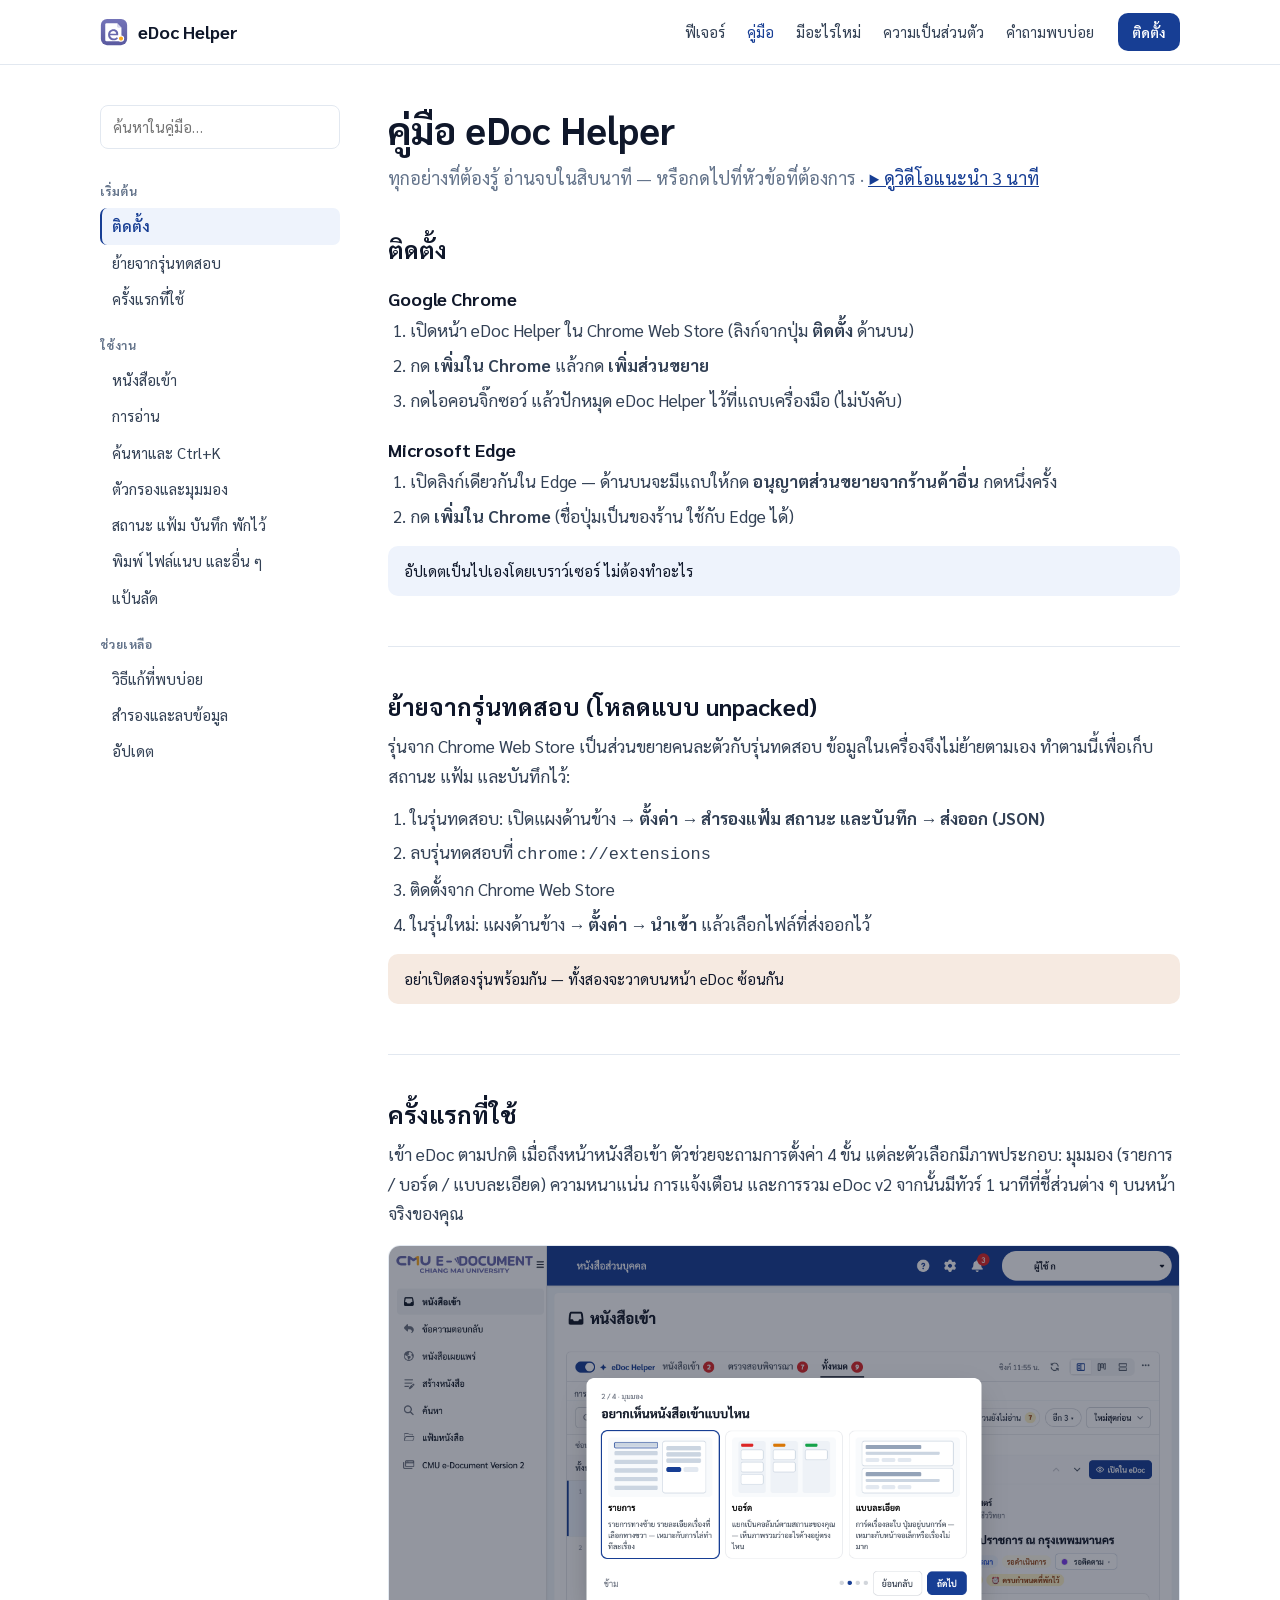
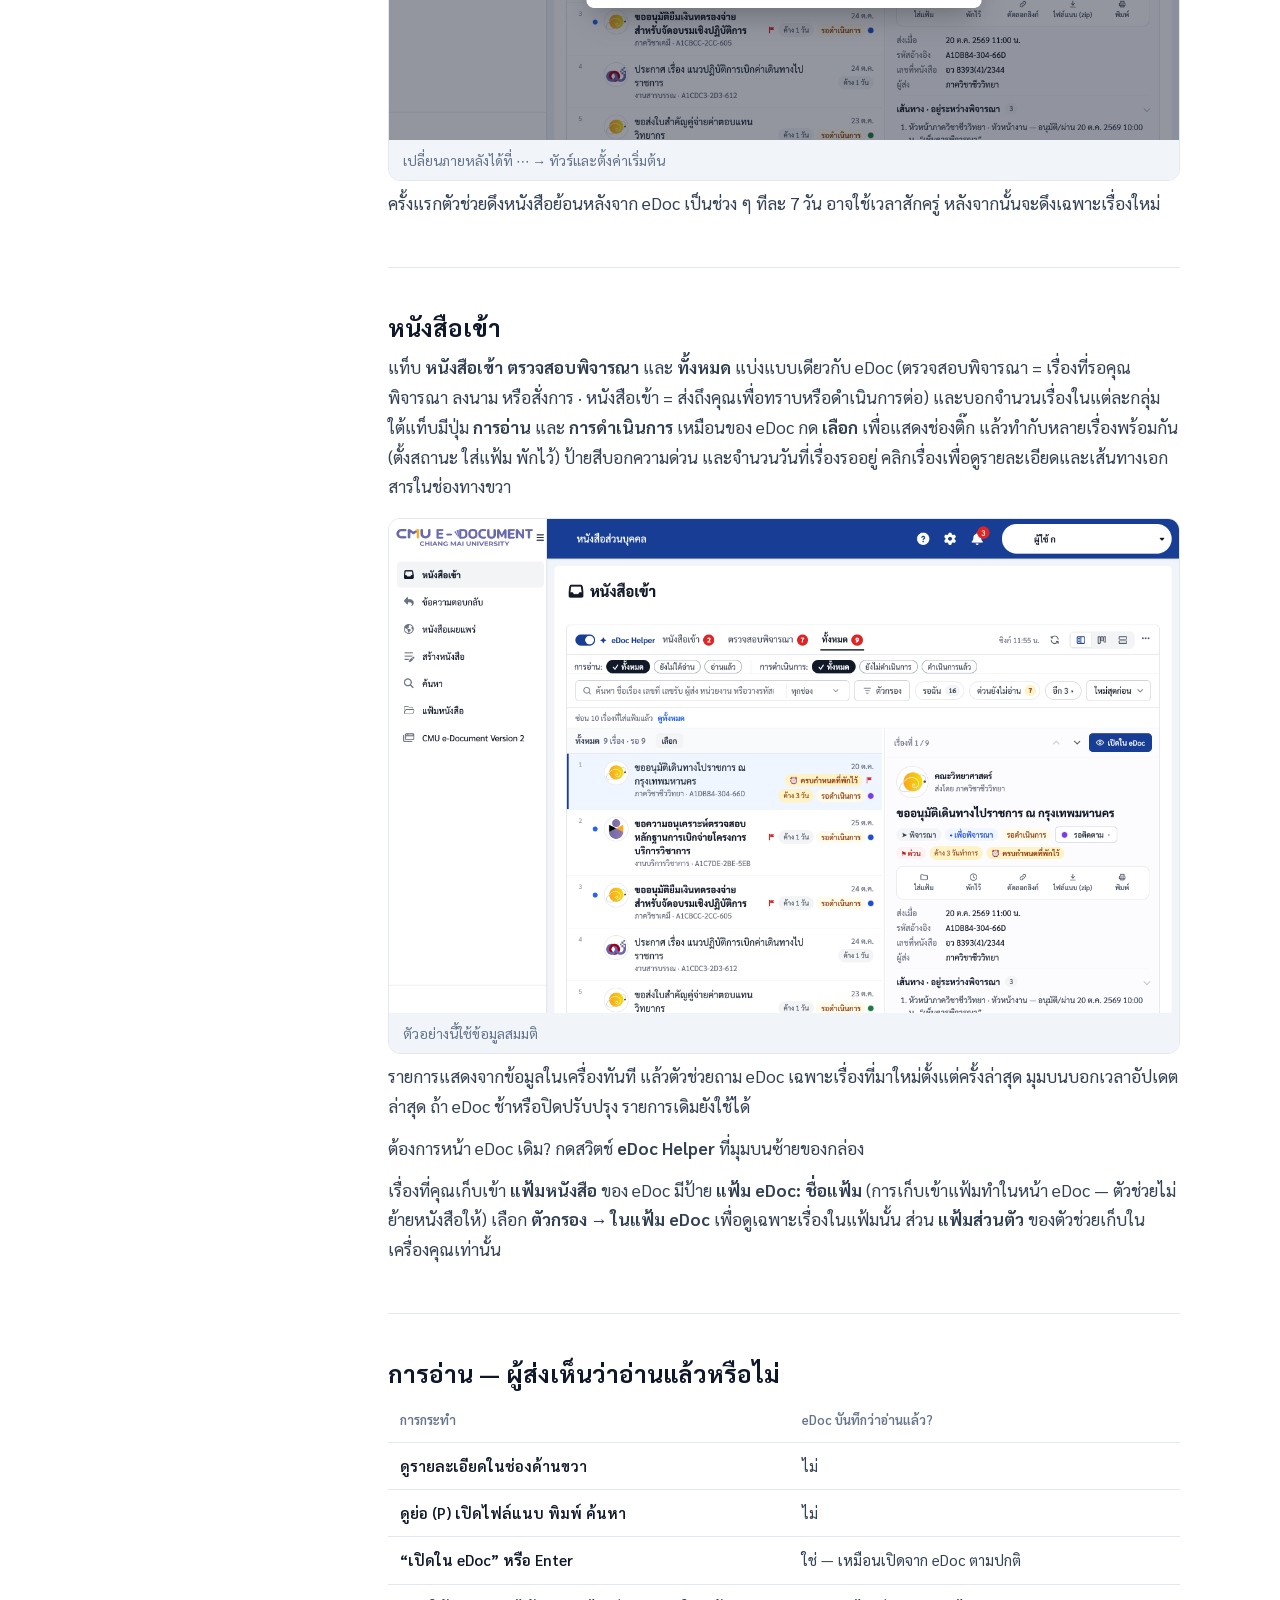
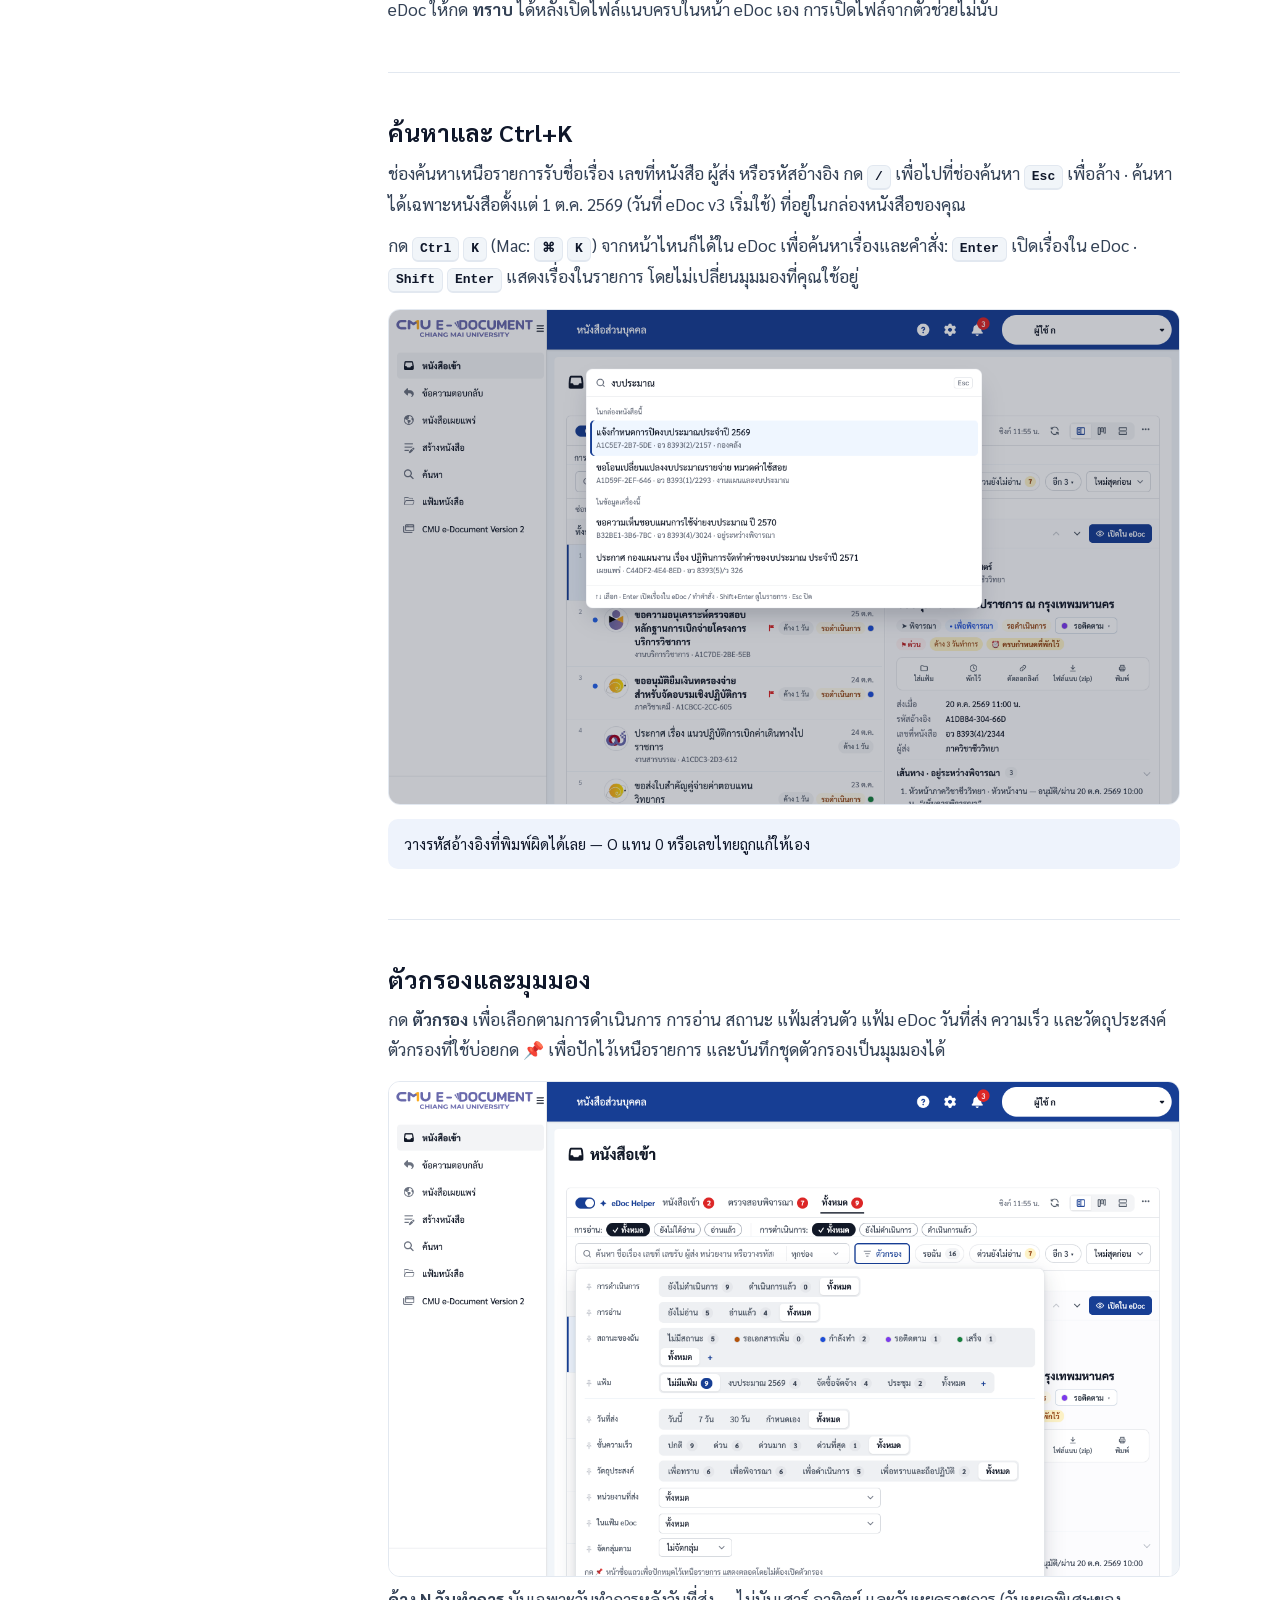
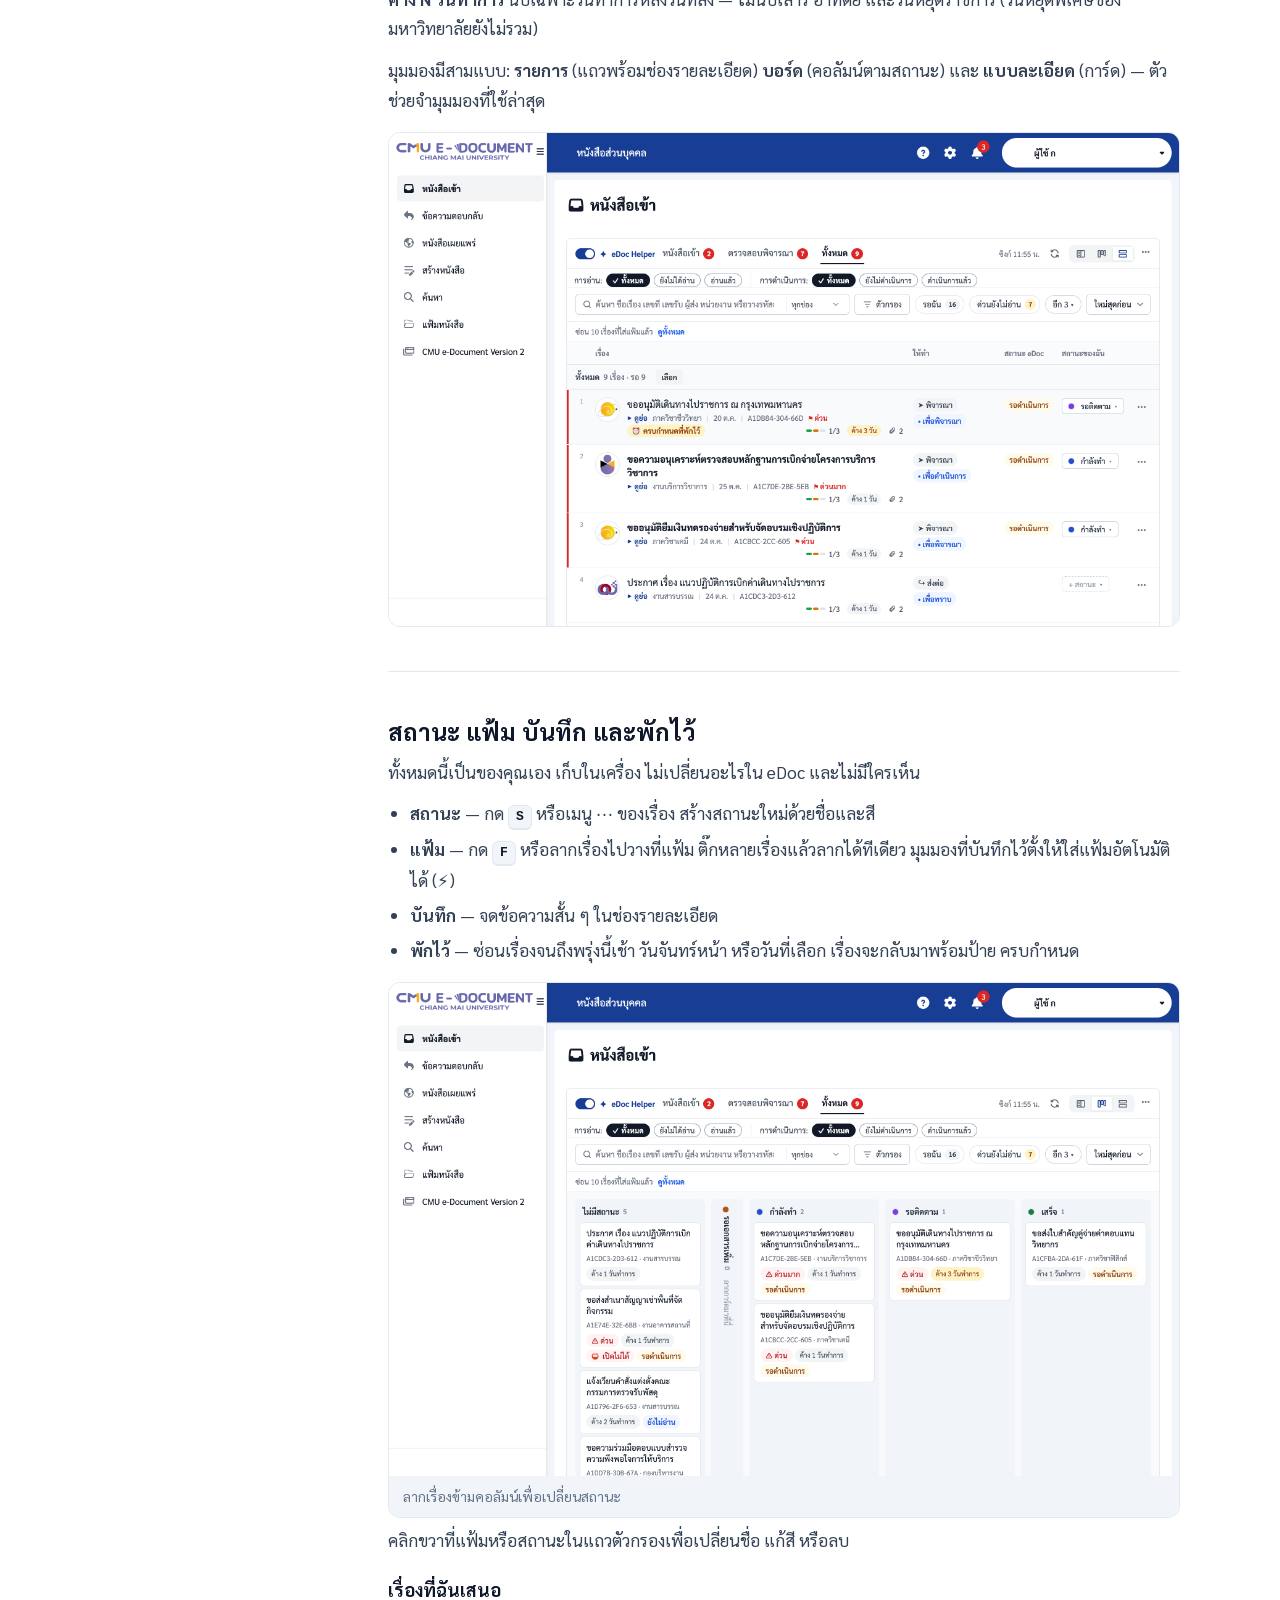
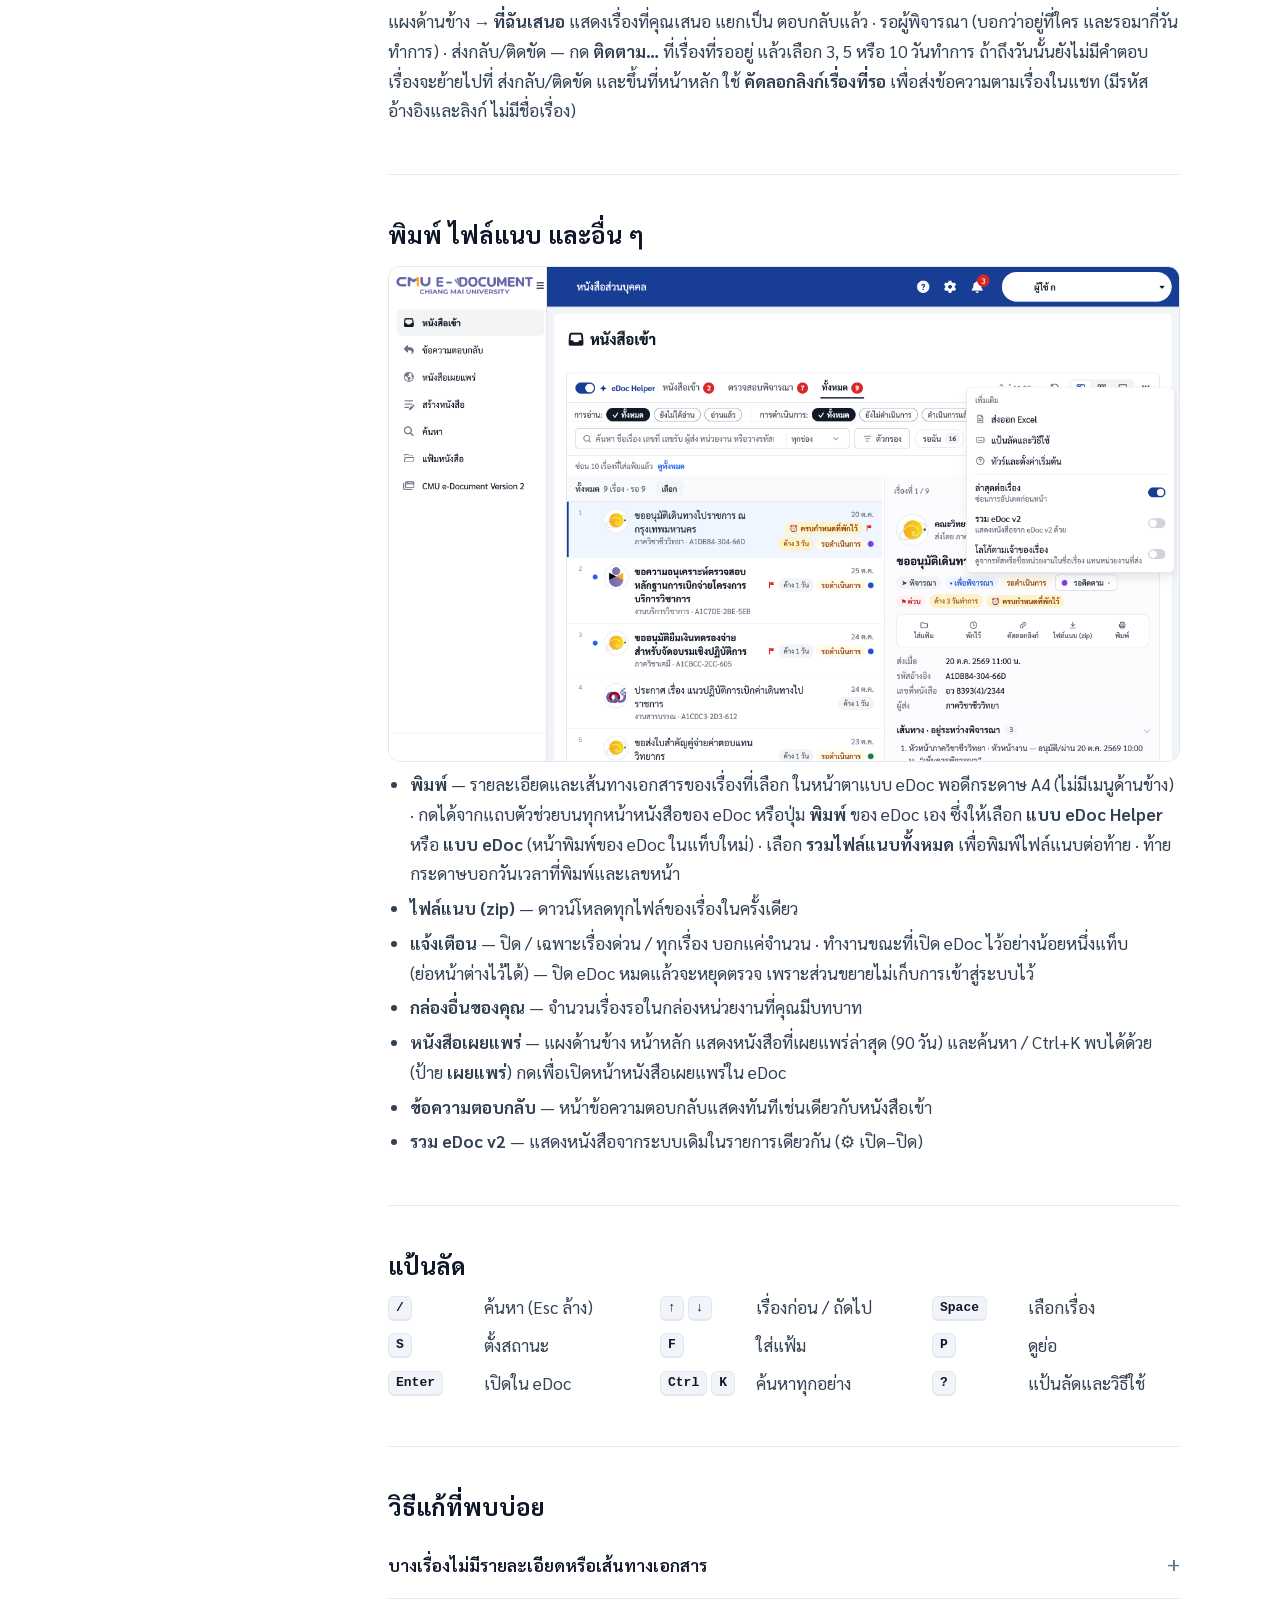
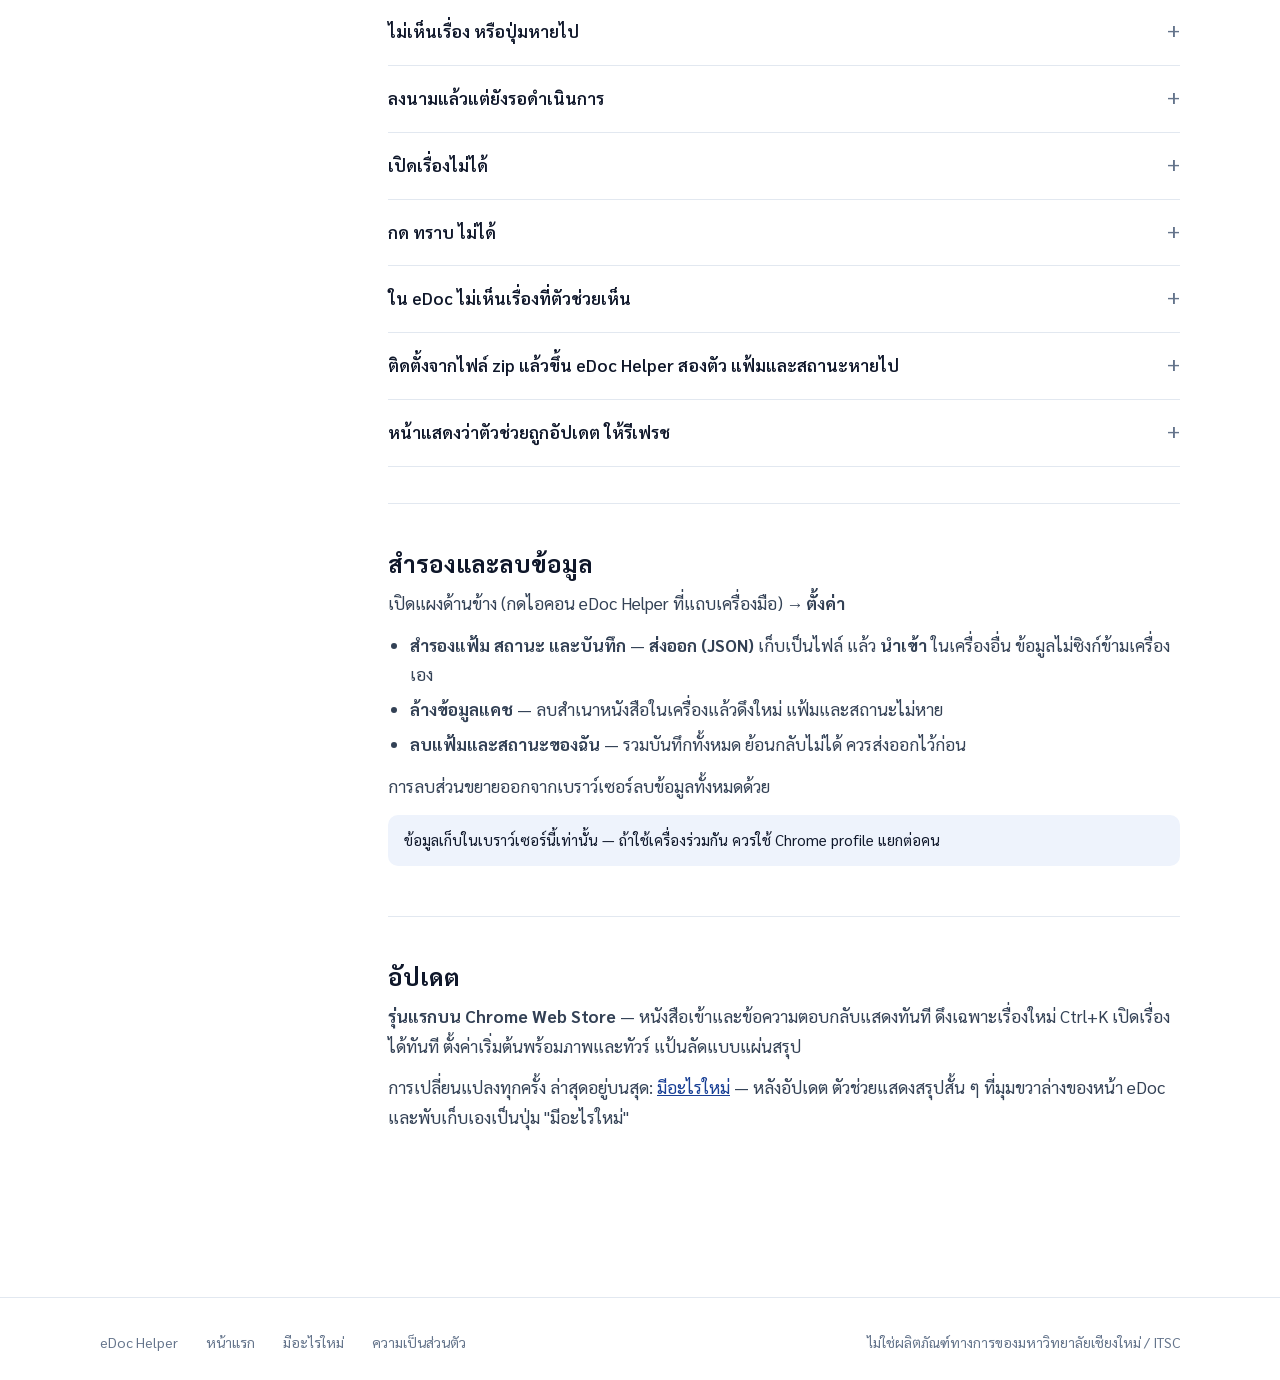
<file: docs.html>
<!doctype html>
<html lang="th">
<head>
<meta charset="utf-8">
<meta name="viewport" content="width=device-width, initial-scale=1">
<meta name="theme-color" content="#173e94">
<title>คู่มือ — eDoc Helper</title>
<meta name="description" content="คู่มือการใช้ eDoc Helper: ติดตั้ง หนังสือเข้า ค้นหา ตัวกรอง สถานะ แฟ้ม แป้นลัด และวิธีแก้ปัญหา">
<link rel="icon" href="img/icon.svg" type="image/svg+xml"><link rel="apple-touch-icon" href="img/icon.png">
<link rel="preconnect" href="https://fonts.googleapis.com"><link rel="preconnect" href="https://fonts.gstatic.com" crossorigin>
<link href="https://fonts.googleapis.com/css2?family=Sarabun:wght@400;600;700&display=swap" rel="stylesheet">
<link rel="stylesheet" href="style.css">
</head>
<body>
<header class="top"><div class="wrap">
  <a class="brand" href="index.html"><img src="img/icon.svg" alt="">eDoc Helper</a>
  <nav class="menu"><a href="index.html#features">ฟีเจอร์</a><a href="docs.html" aria-current="page">คู่มือ</a><a href="changes.html">มีอะไรใหม่</a><a href="privacy.html">ความเป็นส่วนตัว</a><a href="index.html#faq">คำถามพบบ่อย</a></nav>
  <a class="btn sm" href="index.html#install">ติดตั้ง</a>
</div></header>

<div class="wrap docs">
  <nav class="side" aria-label="สารบัญ">
    <input class="search" type="search" placeholder="ค้นหาในคู่มือ…" aria-label="ค้นหาในคู่มือ">
    <div class="grp">เริ่มต้น</div>
    <a href="#install">ติดตั้ง</a>
    <a href="#move">ย้ายจากรุ่นทดสอบ</a>
    <a href="#first">ครั้งแรกที่ใช้</a>
    <div class="grp">ใช้งาน</div>
    <a href="#inbox">หนังสือเข้า</a>
    <a href="#read">การอ่าน</a>
    <a href="#search">ค้นหาและ Ctrl+K</a>
    <a href="#filters">ตัวกรองและมุมมอง</a>
    <a href="#organise">สถานะ แฟ้ม บันทึก พักไว้</a>
    <a href="#more">พิมพ์ ไฟล์แนบ และอื่น ๆ</a>
    <a href="#keys">แป้นลัด</a>
    <div class="grp">ช่วยเหลือ</div>
    <a href="#fix">วิธีแก้ที่พบบ่อย</a>
    <a href="#backup">สำรองและลบข้อมูล</a>
    <a href="#changes">อัปเดต</a>
  </nav>

  <article class="doc">
    <h1>คู่มือ eDoc Helper</h1>
    <p class="lead">ทุกอย่างที่ต้องรู้ อ่านจบในสิบนาที — หรือกดไปที่หัวข้อที่ต้องการ · <a href="index.html#video">▶ ดูวิดีโอแนะนำ 3 นาที</a></p>

    <section id="install">
      <h2>ติดตั้ง</h2>
      <h3>Google Chrome</h3>
      <ol><li>เปิดหน้า eDoc Helper ใน Chrome Web Store (ลิงก์จากปุ่ม <b>ติดตั้ง</b> ด้านบน)</li><li>กด <b>เพิ่มใน Chrome</b> แล้วกด <b>เพิ่มส่วนขยาย</b></li><li>กดไอคอนจิ๊กซอว์ แล้วปักหมุด eDoc Helper ไว้ที่แถบเครื่องมือ (ไม่บังคับ)</li></ol>
      <h3>Microsoft Edge</h3>
      <ol><li>เปิดลิงก์เดียวกันใน Edge — ด้านบนจะมีแถบให้กด <b>อนุญาตส่วนขยายจากร้านค้าอื่น</b> กดหนึ่งครั้ง</li><li>กด <b>เพิ่มใน Chrome</b> (ชื่อปุ่มเป็นของร้าน ใช้กับ Edge ได้)</li></ol>
      <div class="callout">อัปเดตเป็นไปเองโดยเบราว์เซอร์ ไม่ต้องทำอะไร</div>
    </section>

    <section id="move">
      <h2>ย้ายจากรุ่นทดสอบ (โหลดแบบ unpacked)</h2>
      <p>รุ่นจาก Chrome Web Store เป็นส่วนขยายคนละตัวกับรุ่นทดสอบ ข้อมูลในเครื่องจึงไม่ย้ายตามเอง ทำตามนี้เพื่อเก็บสถานะ แฟ้ม และบันทึกไว้:</p>
      <ol><li>ในรุ่นทดสอบ: เปิดแผงด้านข้าง → <b>ตั้งค่า</b> → <b>สำรองแฟ้ม สถานะ และบันทึก</b> → <b>ส่งออก (JSON)</b></li><li>ลบรุ่นทดสอบที่ <code>chrome://extensions</code></li><li>ติดตั้งจาก Chrome Web Store</li><li>ในรุ่นใหม่: แผงด้านข้าง → <b>ตั้งค่า</b> → <b>นำเข้า</b> แล้วเลือกไฟล์ที่ส่งออกไว้</li></ol>
      <div class="callout warn">อย่าเปิดสองรุ่นพร้อมกัน — ทั้งสองจะวาดบนหน้า eDoc ซ้อนกัน</div>
    </section>

    <section id="first">
      <h2>ครั้งแรกที่ใช้</h2>
      <p>เข้า eDoc ตามปกติ เมื่อถึงหน้าหนังสือเข้า ตัวช่วยจะถามการตั้งค่า 4 ขั้น แต่ละตัวเลือกมีภาพประกอบ: มุมมอง (รายการ / บอร์ด / แบบละเอียด) ความหนาแน่น การแจ้งเตือน และการรวม eDoc v2 จากนั้นมีทัวร์ 1 นาทีที่ชี้ส่วนต่าง ๆ บนหน้าจริงของคุณ</p>
      <figure><img src="img/4-setup.png" alt="ขั้นตั้งค่าเริ่มต้น" loading="lazy"><figcaption>เปลี่ยนภายหลังได้ที่ ⋯ → ทัวร์และตั้งค่าเริ่มต้น</figcaption></figure>
      <p>ครั้งแรกตัวช่วยดึงหนังสือย้อนหลังจาก eDoc เป็นช่วง ๆ ทีละ 7 วัน อาจใช้เวลาสักครู่ หลังจากนั้นจะดึงเฉพาะเรื่องใหม่</p>
    </section>

    <section id="inbox">
      <h2>หนังสือเข้า</h2>
      <p>แท็บ <b>หนังสือเข้า</b> <b>ตรวจสอบพิจารณา</b> และ <b>ทั้งหมด</b> แบ่งแบบเดียวกับ eDoc (ตรวจสอบพิจารณา = เรื่องที่รอคุณพิจารณา ลงนาม หรือสั่งการ · หนังสือเข้า = ส่งถึงคุณเพื่อทราบหรือดำเนินการต่อ) และบอกจำนวนเรื่องในแต่ละกลุ่ม ใต้แท็บมีปุ่ม <b>การอ่าน</b> และ <b>การดำเนินการ</b> เหมือนของ eDoc กด <b>เลือก</b> เพื่อแสดงช่องติ๊ก แล้วทำกับหลายเรื่องพร้อมกัน (ตั้งสถานะ ใส่แฟ้ม พักไว้) ป้ายสีบอกความด่วน และจำนวนวันที่เรื่องรออยู่ คลิกเรื่องเพื่อดูรายละเอียดและเส้นทางเอกสารในช่องทางขวา</p>
      <figure><img src="img/1-list.png" alt="รายการหนังสือเข้า" loading="lazy"><figcaption>ตัวอย่างนี้ใช้ข้อมูลสมมติ</figcaption></figure>
      <p>รายการแสดงจากข้อมูลในเครื่องทันที แล้วตัวช่วยถาม eDoc เฉพาะเรื่องที่มาใหม่ตั้งแต่ครั้งล่าสุด มุมบนบอกเวลาอัปเดตล่าสุด ถ้า eDoc ช้าหรือปิดปรับปรุง รายการเดิมยังใช้ได้</p>
      <p>ต้องการหน้า eDoc เดิม? กดสวิตช์ <b>eDoc Helper</b> ที่มุมบนซ้ายของกล่อง</p>
      <p>เรื่องที่คุณเก็บเข้า <b>แฟ้มหนังสือ</b> ของ eDoc มีป้าย <b>แฟ้ม eDoc: ชื่อแฟ้ม</b> (การเก็บเข้าแฟ้มทำในหน้า eDoc — ตัวช่วยไม่ย้ายหนังสือให้) เลือก <b>ตัวกรอง → ในแฟ้ม eDoc</b> เพื่อดูเฉพาะเรื่องในแฟ้มนั้น ส่วน <b>แฟ้มส่วนตัว</b> ของตัวช่วยเก็บในเครื่องคุณเท่านั้น</p>
    </section>

    <section id="read">
      <h2>การอ่าน — ผู้ส่งเห็นว่าอ่านแล้วหรือไม่</h2>
      <table class="perm"><tr><th>การกระทำ</th><th>eDoc บันทึกว่าอ่านแล้ว?</th></tr>
        <tr><td>ดูรายละเอียดในช่องด้านขวา</td><td>ไม่</td></tr>
        <tr><td>ดูย่อ (P) เปิดไฟล์แนบ พิมพ์ ค้นหา</td><td>ไม่</td></tr>
        <tr><td>“เปิดใน eDoc” หรือ Enter</td><td>ใช่ — เหมือนเปิดจาก eDoc ตามปกติ</td></tr></table>
      <p>eDoc ให้กด <b>ทราบ</b> ได้หลังเปิดไฟล์แนบครบในหน้า eDoc เอง การเปิดไฟล์จากตัวช่วยไม่นับ</p>
    </section>

    <section id="search">
      <h2>ค้นหาและ Ctrl+K</h2>
      <p>ช่องค้นหาเหนือรายการรับชื่อเรื่อง เลขที่หนังสือ ผู้ส่ง หรือรหัสอ้างอิง กด <kbd>/</kbd> เพื่อไปที่ช่องค้นหา <kbd>Esc</kbd> เพื่อล้าง · ค้นหาได้เฉพาะหนังสือตั้งแต่ 1 ต.ค. 2569 (วันที่ eDoc v3 เริ่มใช้) ที่อยู่ในกล่องหนังสือของคุณ</p>
      <p>กด <kbd>Ctrl</kbd> <kbd>K</kbd> (Mac: <kbd>⌘</kbd> <kbd>K</kbd>) จากหน้าไหนก็ได้ใน eDoc เพื่อค้นหาเรื่องและคำสั่ง: <kbd>Enter</kbd> เปิดเรื่องใน eDoc · <kbd>Shift</kbd> <kbd>Enter</kbd> แสดงเรื่องในรายการ โดยไม่เปลี่ยนมุมมองที่คุณใช้อยู่</p>
      <figure><img src="img/3-search.png" alt="ช่องค้นหา Ctrl+K" loading="lazy"></figure>
      <div class="callout">วางรหัสอ้างอิงที่พิมพ์ผิดได้เลย — O แทน 0 หรือเลขไทยถูกแก้ให้เอง</div>
    </section>

    <section id="filters">
      <h2>ตัวกรองและมุมมอง</h2>
      <p>กด <b>ตัวกรอง</b> เพื่อเลือกตามการดำเนินการ การอ่าน สถานะ แฟ้มส่วนตัว แฟ้ม eDoc วันที่ส่ง ความเร็ว และวัตถุประสงค์ ตัวกรองที่ใช้บ่อยกด 📌 เพื่อปักไว้เหนือรายการ และบันทึกชุดตัวกรองเป็นมุมมองได้</p>
      <figure><img src="img/6-filters.png" alt="แผงตัวกรอง" loading="lazy"></figure>
      <p><b>ค้าง N วันทำการ</b> นับเฉพาะวันทำการหลังวันที่ส่ง — ไม่นับเสาร์ อาทิตย์ และวันหยุดราชการ (วันหยุดพิเศษของมหาวิทยาลัยยังไม่รวม)</p>
      <p>มุมมองมีสามแบบ: <b>รายการ</b> (แถวพร้อมช่องรายละเอียด) <b>บอร์ด</b> (คอลัมน์ตามสถานะ) และ <b>แบบละเอียด</b> (การ์ด) — ตัวช่วยจำมุมมองที่ใช้ล่าสุด</p>
      <figure><img src="img/5-cards.png" alt="มุมมองแบบละเอียด" loading="lazy"></figure>
    </section>

    <section id="organise">
      <h2>สถานะ แฟ้ม บันทึก และพักไว้</h2>
      <p>ทั้งหมดนี้เป็นของคุณเอง เก็บในเครื่อง ไม่เปลี่ยนอะไรใน eDoc และไม่มีใครเห็น</p>
      <ul>
        <li><b>สถานะ</b> — กด <kbd>S</kbd> หรือเมนู ⋯ ของเรื่อง สร้างสถานะใหม่ด้วยชื่อและสี</li>
        <li><b>แฟ้ม</b> — กด <kbd>F</kbd> หรือลากเรื่องไปวางที่แฟ้ม ติ๊กหลายเรื่องแล้วลากได้ทีเดียว มุมมองที่บันทึกไว้ตั้งให้ใส่แฟ้มอัตโนมัติได้ (⚡)</li>
        <li><b>บันทึก</b> — จดข้อความสั้น ๆ ในช่องรายละเอียด</li>
        <li><b>พักไว้</b> — ซ่อนเรื่องจนถึงพรุ่งนี้เช้า วันจันทร์หน้า หรือวันที่เลือก เรื่องจะกลับมาพร้อมป้าย ครบกำหนด</li>
      </ul>
      <figure><img src="img/2-board.png" alt="มุมมองบอร์ดตามสถานะ" loading="lazy"><figcaption>ลากเรื่องข้ามคอลัมน์เพื่อเปลี่ยนสถานะ</figcaption></figure>
      <p>คลิกขวาที่แฟ้มหรือสถานะในแถวตัวกรองเพื่อเปลี่ยนชื่อ แก้สี หรือลบ</p>
      <h3>เรื่องที่ฉันเสนอ</h3>
      <p>แผงด้านข้าง → <b>ที่ฉันเสนอ</b> แสดงเรื่องที่คุณเสนอ แยกเป็น ตอบกลับแล้ว · รอผู้พิจารณา (บอกว่าอยู่ที่ใคร และรอมากี่วันทำการ) · ส่งกลับ/ติดขัด
      — กด <b>ติดตาม…</b> ที่เรื่องที่รออยู่ แล้วเลือก 3, 5 หรือ 10 วันทำการ ถ้าถึงวันนั้นยังไม่มีคำตอบ เรื่องจะย้ายไปที่ ส่งกลับ/ติดขัด และขึ้นที่หน้าหลัก
      ใช้ <b>คัดลอกลิงก์เรื่องที่รอ</b> เพื่อส่งข้อความตามเรื่องในแชท (มีรหัสอ้างอิงและลิงก์ ไม่มีชื่อเรื่อง)</p>
    </section>

    <section id="more">
      <h2>พิมพ์ ไฟล์แนบ และอื่น ๆ</h2>
      <figure><img src="img/7-more.png" alt="เมนูเพิ่มเติม" loading="lazy"></figure>
      <ul>
        <li><b>พิมพ์</b> — รายละเอียดและเส้นทางเอกสารของเรื่องที่เลือก ในหน้าตาแบบ eDoc พอดีกระดาษ A4 (ไม่มีเมนูด้านข้าง) · กดได้จากแถบตัวช่วยบนทุกหน้าหนังสือของ eDoc หรือปุ่ม <b>พิมพ์</b> ของ eDoc เอง ซึ่งให้เลือก <b>แบบ eDoc Helper</b> หรือ <b>แบบ eDoc</b> (หน้าพิมพ์ของ eDoc ในแท็บใหม่) · เลือก <b>รวมไฟล์แนบทั้งหมด</b> เพื่อพิมพ์ไฟล์แนบต่อท้าย · ท้ายกระดาษบอกวันเวลาที่พิมพ์และเลขหน้า</li>
        <li><b>ไฟล์แนบ (zip)</b> — ดาวน์โหลดทุกไฟล์ของเรื่องในครั้งเดียว</li>
        <li><b>แจ้งเตือน</b> — ปิด / เฉพาะเรื่องด่วน / ทุกเรื่อง บอกแค่จำนวน · ทำงานขณะที่เปิด eDoc ไว้อย่างน้อยหนึ่งแท็บ (ย่อหน้าต่างไว้ได้) — ปิด eDoc หมดแล้วจะหยุดตรวจ เพราะส่วนขยายไม่เก็บการเข้าสู่ระบบไว้</li>
        <li><b>กล่องอื่นของคุณ</b> — จำนวนเรื่องรอในกล่องหน่วยงานที่คุณมีบทบาท</li>
        <li><b>หนังสือเผยแพร่</b> — แผงด้านข้าง หน้าหลัก แสดงหนังสือที่เผยแพร่ล่าสุด (90 วัน) และค้นหา / Ctrl+K พบได้ด้วย (ป้าย <b>เผยแพร่</b>) กดเพื่อเปิดหน้าหนังสือเผยแพร่ใน eDoc</li>
        <li><b>ข้อความตอบกลับ</b> — หน้าข้อความตอบกลับแสดงทันทีเช่นเดียวกับหนังสือเข้า</li>
        <li><b>รวม eDoc v2</b> — แสดงหนังสือจากระบบเดิมในรายการเดียวกัน (⚙ เปิด–ปิด)</li>
      </ul>
    </section>

    <section id="keys">
      <h2>แป้นลัด</h2>
      <div class="keys">
        <div><span class="k"><kbd>/</kbd></span>ค้นหา (Esc ล้าง)</div>
        <div><span class="k"><kbd>↑</kbd><kbd>↓</kbd></span>เรื่องก่อน / ถัดไป</div>
        <div><span class="k"><kbd>Space</kbd></span>เลือกเรื่อง</div>
        <div><span class="k"><kbd>S</kbd></span>ตั้งสถานะ</div>
        <div><span class="k"><kbd>F</kbd></span>ใส่แฟ้ม</div>
        <div><span class="k"><kbd>P</kbd></span>ดูย่อ</div>
        <div><span class="k"><kbd>Enter</kbd></span>เปิดใน eDoc</div>
        <div><span class="k"><kbd>Ctrl</kbd><kbd>K</kbd></span>ค้นหาทุกอย่าง</div>
        <div><span class="k"><kbd>?</kbd></span>แป้นลัดและวิธีใช้</div>
      </div>
    </section>

    <section id="fix">
      <h2>วิธีแก้ที่พบบ่อย</h2>
      <details class="qa"><summary>บางเรื่องไม่มีรายละเอียดหรือเส้นทางเอกสาร</summary><p>มักเกิดช่วงที่ eDoc เปลี่ยนเวอร์ชันแล้วตัวช่วยซิงก์ไม่ได้ชั่วคราว หลังอัปเดตตัวช่วย ตัวช่วยจะซิงก์ทุกกล่องใหม่และเติมรายละเอียดที่ขาดให้เอง (เปิด eDoc ไว้สักครู่) กด <b>ดูย่อ</b> ที่เรื่องนั้นเพื่อดึงให้ทันที หรือที่ ⚙ ตั้งค่า กด <b>ตรวจและเติมข้อมูลที่ขาด</b></p></details>
      <details class="qa"><summary>ไม่เห็นเรื่อง หรือปุ่มหายไป</summary><p>รีเฟรชหน้า (F5) หรือสลับบทบาทไปแล้วกลับมาหนึ่งครั้ง ระหว่างนั้นรายการในตัวช่วยยังใช้ได้</p></details>
      <details class="qa"><summary>ลงนามแล้วแต่ยังรอดำเนินการ</summary><p>เปิดเรื่องแล้วกดปุ่มบันทึกหลังลงนาม ป้าย ⚠ สถานะไม่ตรง บอกว่าเรื่องไหนเป็นแบบนี้</p></details>
      <details class="qa"><summary>เปิดเรื่องไม่ได้</summary><p>ช่อง <b>เปิดไม่ได้</b> รวมเรื่องที่ eDoc ไม่ยอมให้อ่าน คัดลอกรายการแจ้งปัญหา (มีแต่รหัสอ้างอิง) ไปแจ้งผู้ดูแล เมื่อแก้แล้วกด <b>ตรวจซ้ำ</b></p></details>
      <details class="qa"><summary>กด ทราบ ไม่ได้</summary><p>เปิดไฟล์แนบทุกไฟล์ในหน้า eDoc ก่อน แล้วจึงกด ทราบ</p></details>
      <details class="qa"><summary>ใน eDoc ไม่เห็นเรื่องที่ตัวช่วยเห็น</summary><p>eDoc เริ่มที่ตัวกรอง “ยังไม่ได้ดำเนินการ” ล้างตัวกรองของ eDoc ดู ตัวกรองของตัวช่วยแยกกัน</p></details>
      <details class="qa"><summary>ติดตั้งจากไฟล์ zip แล้วขึ้น eDoc Helper สองตัว แฟ้มและสถานะหายไป</summary><p>ข้อมูลยังอยู่ในตัวเก่า: ที่ตัวเก่าเปิดแผงด้านข้าง → ⚙ → <b>สำรองแฟ้ม สถานะ และบันทึก → ส่งออก (JSON)</b> แล้วที่ตัวใหม่กด <b>นำเข้า</b> (รวมกับข้อมูลที่มี ไม่ทับของใหม่) จากนั้นจึงนำตัวเก่าออก · ไฟล์ zip ตั้งแต่ 20 ต.ค. 2569 แตกเป็นโฟลเดอร์ eDoc-Helper ชื่อเดิมทุกรุ่นและมีรหัสส่วนขยายคงที่: อัปเดตโดยแตกทับโฟลเดอร์เดิมแล้วกด ⟳ ใน chrome://extensions — อย่ากด นำออก เพราะ Chrome ลบข้อมูลไปด้วย</p></details>
      <details class="qa"><summary>หน้าแสดงว่าตัวช่วยถูกอัปเดต ให้รีเฟรช</summary><p>เบราว์เซอร์เพิ่งอัปเดตตัวช่วย หน้าที่เปิดค้างไว้ยังใช้รุ่นเดิมอยู่ กดรีเฟรชหนึ่งครั้ง</p></details>
    </section>

    <section id="backup">
      <h2>สำรองและลบข้อมูล</h2>
      <p>เปิดแผงด้านข้าง (กดไอคอน eDoc Helper ที่แถบเครื่องมือ) → <b>ตั้งค่า</b></p>
      <ul>
        <li><b>สำรองแฟ้ม สถานะ และบันทึก</b> — <b>ส่งออก (JSON)</b> เก็บเป็นไฟล์ แล้ว <b>นำเข้า</b> ในเครื่องอื่น ข้อมูลไม่ซิงก์ข้ามเครื่องเอง</li>
        <li><b>ล้างข้อมูลแคช</b> — ลบสำเนาหนังสือในเครื่องแล้วดึงใหม่ แฟ้มและสถานะไม่หาย</li>
        <li><b>ลบแฟ้มและสถานะของฉัน</b> — รวมบันทึกทั้งหมด ย้อนกลับไม่ได้ ควรส่งออกไว้ก่อน</li>
      </ul>
      <p>การลบส่วนขยายออกจากเบราว์เซอร์ลบข้อมูลทั้งหมดด้วย</p>
      <div class="callout">ข้อมูลเก็บในเบราว์เซอร์นี้เท่านั้น — ถ้าใช้เครื่องร่วมกัน ควรใช้ Chrome profile แยกต่อคน</div>
    </section>

    <section id="changes">
      <h2>อัปเดต</h2>
      <p><b>รุ่นแรกบน Chrome Web Store</b> — หนังสือเข้าและข้อความตอบกลับแสดงทันที ดึงเฉพาะเรื่องใหม่ Ctrl+K เปิดเรื่องได้ทันที ตั้งค่าเริ่มต้นพร้อมภาพและทัวร์ แป้นลัดแบบแผ่นสรุป</p>
      <p>การเปลี่ยนแปลงทุกครั้ง ล่าสุดอยู่บนสุด: <a href="changes.html">มีอะไรใหม่</a> — หลังอัปเดต ตัวช่วยแสดงสรุปสั้น ๆ ที่มุมขวาล่างของหน้า eDoc และพับเก็บเองเป็นปุ่ม "มีอะไรใหม่"</p>
    </section>
  </article>
</div>

<footer><div class="wrap">
  <span>eDoc Helper</span><a href="index.html">หน้าแรก</a><a href="changes.html">มีอะไรใหม่</a><a href="privacy.html">ความเป็นส่วนตัว</a>
  <span class="sp"></span><span>ไม่ใช่ผลิตภัณฑ์ทางการของมหาวิทยาลัยเชียงใหม่ / ITSC</span>
</div></footer>

<script>
// Highlight the section in view; filter the table of contents by what is typed.
const links = [...document.querySelectorAll('.side a')]
const byId = new Map(links.map(a => [a.hash.slice(1), a]))
const io = new IntersectionObserver(es => {
  for (const e of es) if (e.isIntersecting) { links.forEach(a => a.classList.remove('on')); const a = byId.get(e.target.id); a?.classList.add('on'); a?.scrollIntoView({ block: 'nearest', inline: 'nearest' }) }
}, { rootMargin: '-80px 0px -70% 0px' })
document.querySelectorAll('.doc section').forEach(s => io.observe(s))
document.querySelector('.side .search').addEventListener('input', e => {
  const q = e.target.value.trim()
  for (const a of links) {
    const sec = document.getElementById(a.hash.slice(1))
    a.hidden = !!q && !(a.textContent + sec.textContent).includes(q)
  }
})
</script>
<script src="site.js" defer></script>
</body>
</html>
</file>
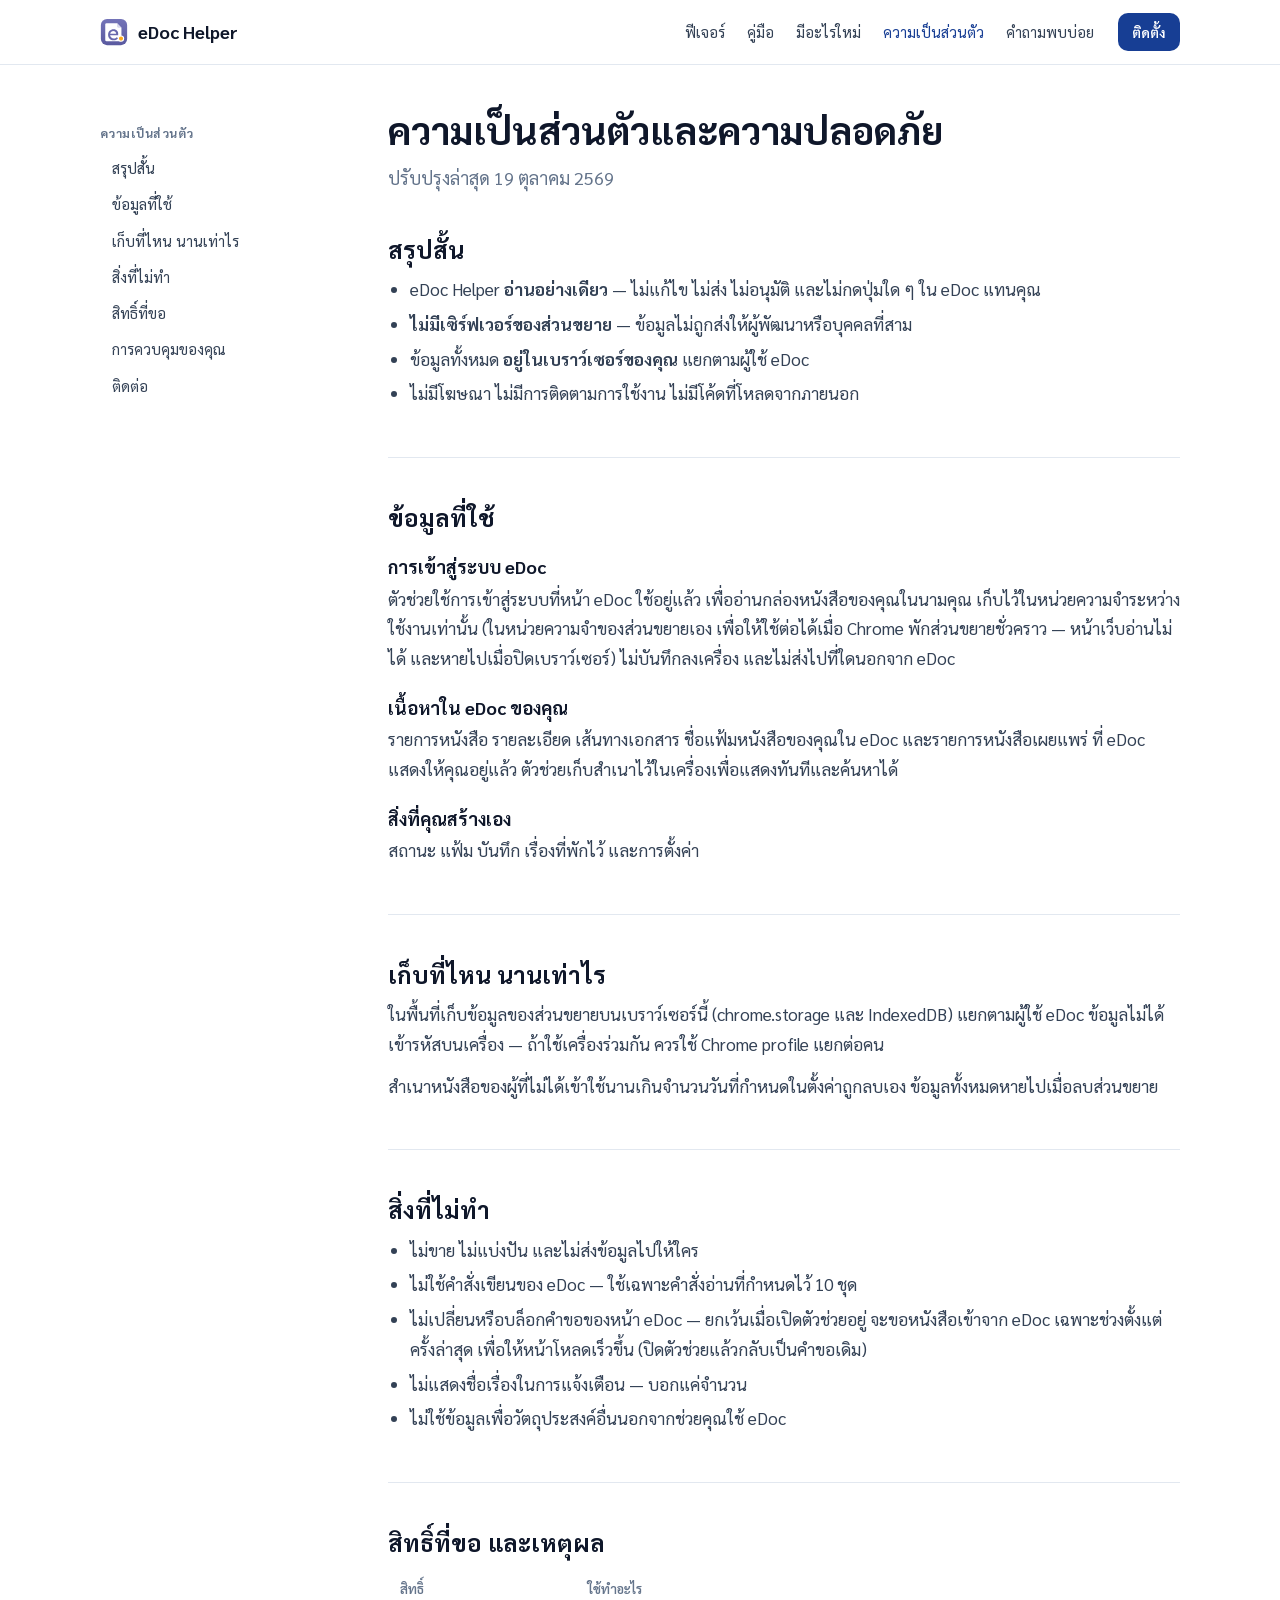
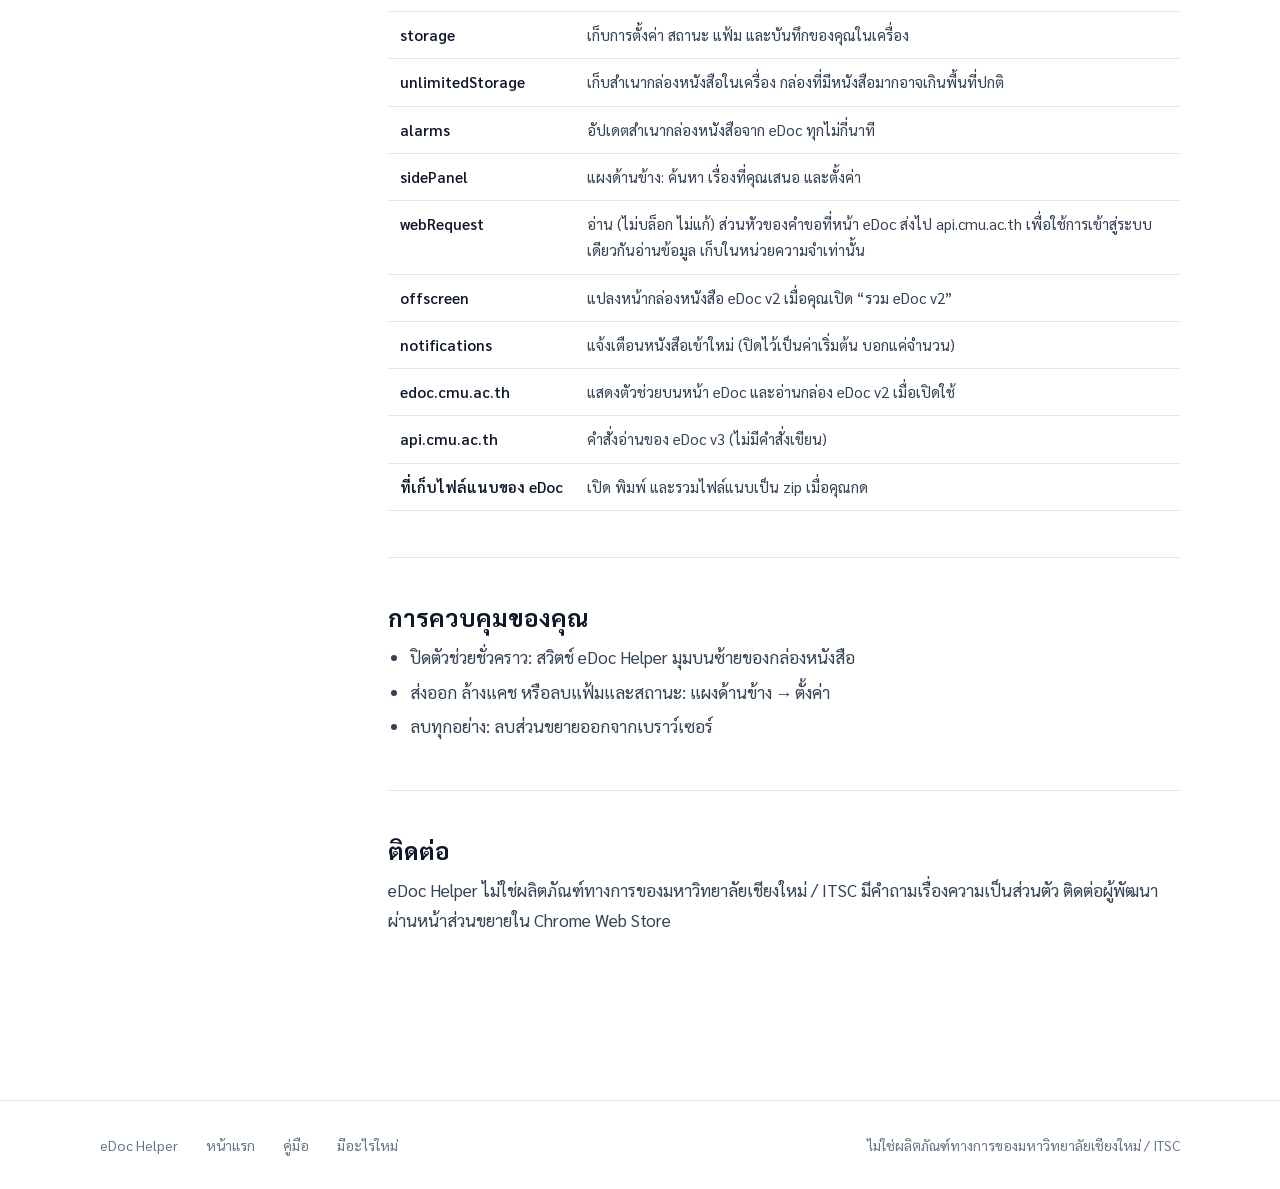
<file: privacy.html>
<!doctype html>
<html lang="th">
<head>
<meta charset="utf-8">
<meta name="viewport" content="width=device-width, initial-scale=1">
<meta name="theme-color" content="#173e94">
<title>ความเป็นส่วนตัว — eDoc Helper</title>
<meta name="description" content="นโยบายความเป็นส่วนตัวและคำอธิบายสิทธิ์ของ eDoc Helper">
<link rel="icon" href="img/icon.svg" type="image/svg+xml"><link rel="apple-touch-icon" href="img/icon.png">
<link rel="preconnect" href="https://fonts.googleapis.com"><link rel="preconnect" href="https://fonts.gstatic.com" crossorigin>
<link href="https://fonts.googleapis.com/css2?family=Sarabun:wght@400;600;700&display=swap" rel="stylesheet">
<link rel="stylesheet" href="style.css">
</head>
<body>
<header class="top"><div class="wrap">
  <a class="brand" href="index.html"><img src="img/icon.svg" alt="">eDoc Helper</a>
  <nav class="menu"><a href="index.html#features">ฟีเจอร์</a><a href="docs.html">คู่มือ</a><a href="changes.html">มีอะไรใหม่</a><a href="privacy.html" aria-current="page">ความเป็นส่วนตัว</a><a href="index.html#faq">คำถามพบบ่อย</a></nav>
  <a class="btn sm" href="index.html#install">ติดตั้ง</a>
</div></header>

<div class="wrap docs">
  <nav class="side" aria-label="สารบัญ">
    <div class="grp">ความเป็นส่วนตัว</div>
    <a href="#short">สรุปสั้น</a>
    <a href="#data">ข้อมูลที่ใช้</a>
    <a href="#where">เก็บที่ไหน นานเท่าไร</a>
    <a href="#never">สิ่งที่ไม่ทำ</a>
    <a href="#perms">สิทธิ์ที่ขอ</a>
    <a href="#control">การควบคุมของคุณ</a>
    <a href="#contact">ติดต่อ</a>
  </nav>

  <article class="doc">
    <h1>ความเป็นส่วนตัวและความปลอดภัย</h1>
    <p class="lead">ปรับปรุงล่าสุด 19 ตุลาคม 2569</p>

    <section id="short">
      <h2>สรุปสั้น</h2>
      <ul>
        <li>eDoc Helper <b>อ่านอย่างเดียว</b> — ไม่แก้ไข ไม่ส่ง ไม่อนุมัติ และไม่กดปุ่มใด ๆ ใน eDoc แทนคุณ</li>
        <li><b>ไม่มีเซิร์ฟเวอร์ของส่วนขยาย</b> — ข้อมูลไม่ถูกส่งให้ผู้พัฒนาหรือบุคคลที่สาม</li>
        <li>ข้อมูลทั้งหมด <b>อยู่ในเบราว์เซอร์ของคุณ</b> แยกตามผู้ใช้ eDoc</li>
        <li>ไม่มีโฆษณา ไม่มีการติดตามการใช้งาน ไม่มีโค้ดที่โหลดจากภายนอก</li>
      </ul>
    </section>

    <section id="data">
      <h2>ข้อมูลที่ใช้</h2>
      <h3>การเข้าสู่ระบบ eDoc</h3>
      <p>ตัวช่วยใช้การเข้าสู่ระบบที่หน้า eDoc ใช้อยู่แล้ว เพื่ออ่านกล่องหนังสือของคุณในนามคุณ เก็บไว้ในหน่วยความจำระหว่างใช้งานเท่านั้น (ในหน่วยความจำของส่วนขยายเอง เพื่อให้ใช้ต่อได้เมื่อ Chrome พักส่วนขยายชั่วคราว — หน้าเว็บอ่านไม่ได้ และหายไปเมื่อปิดเบราว์เซอร์) ไม่บันทึกลงเครื่อง และไม่ส่งไปที่ใดนอกจาก eDoc</p>
      <h3>เนื้อหาใน eDoc ของคุณ</h3>
      <p>รายการหนังสือ รายละเอียด เส้นทางเอกสาร ชื่อแฟ้มหนังสือของคุณใน eDoc และรายการหนังสือเผยแพร่ ที่ eDoc แสดงให้คุณอยู่แล้ว ตัวช่วยเก็บสำเนาไว้ในเครื่องเพื่อแสดงทันทีและค้นหาได้</p>
      <h3>สิ่งที่คุณสร้างเอง</h3>
      <p>สถานะ แฟ้ม บันทึก เรื่องที่พักไว้ และการตั้งค่า</p>
    </section>

    <section id="where">
      <h2>เก็บที่ไหน นานเท่าไร</h2>
      <p>ในพื้นที่เก็บข้อมูลของส่วนขยายบนเบราว์เซอร์นี้ (chrome.storage และ IndexedDB) แยกตามผู้ใช้ eDoc ข้อมูลไม่ได้เข้ารหัสบนเครื่อง — ถ้าใช้เครื่องร่วมกัน ควรใช้ Chrome profile แยกต่อคน</p>
      <p>สำเนาหนังสือของผู้ที่ไม่ได้เข้าใช้นานเกินจำนวนวันที่กำหนดในตั้งค่าถูกลบเอง ข้อมูลทั้งหมดหายไปเมื่อลบส่วนขยาย</p>
    </section>

    <section id="never">
      <h2>สิ่งที่ไม่ทำ</h2>
      <ul>
        <li>ไม่ขาย ไม่แบ่งปัน และไม่ส่งข้อมูลไปให้ใคร</li>
        <li>ไม่ใช้คำสั่งเขียนของ eDoc — ใช้เฉพาะคำสั่งอ่านที่กำหนดไว้ 10 ชุด</li>
        <li>ไม่เปลี่ยนหรือบล็อกคำขอของหน้า eDoc — ยกเว้นเมื่อเปิดตัวช่วยอยู่ จะขอหนังสือเข้าจาก eDoc เฉพาะช่วงตั้งแต่ครั้งล่าสุด เพื่อให้หน้าโหลดเร็วขึ้น (ปิดตัวช่วยแล้วกลับเป็นคำขอเดิม)</li>
        <li>ไม่แสดงชื่อเรื่องในการแจ้งเตือน — บอกแค่จำนวน</li>
        <li>ไม่ใช้ข้อมูลเพื่อวัตถุประสงค์อื่นนอกจากช่วยคุณใช้ eDoc</li>
      </ul>
    </section>

    <section id="perms">
      <h2>สิทธิ์ที่ขอ และเหตุผล</h2>
      <table class="perm">
        <tr><th>สิทธิ์</th><th>ใช้ทำอะไร</th></tr>
        <tr><td>storage</td><td>เก็บการตั้งค่า สถานะ แฟ้ม และบันทึกของคุณในเครื่อง</td></tr>
        <tr><td>unlimitedStorage</td><td>เก็บสำเนากล่องหนังสือในเครื่อง กล่องที่มีหนังสือมากอาจเกินพื้นที่ปกติ</td></tr>
        <tr><td>alarms</td><td>อัปเดตสำเนากล่องหนังสือจาก eDoc ทุกไม่กี่นาที</td></tr>
        <tr><td>sidePanel</td><td>แผงด้านข้าง: ค้นหา เรื่องที่คุณเสนอ และตั้งค่า</td></tr>
        <tr><td>webRequest</td><td>อ่าน (ไม่บล็อก ไม่แก้) ส่วนหัวของคำขอที่หน้า eDoc ส่งไป api.cmu.ac.th เพื่อใช้การเข้าสู่ระบบเดียวกันอ่านข้อมูล เก็บในหน่วยความจำเท่านั้น</td></tr>
        <tr><td>offscreen</td><td>แปลงหน้ากล่องหนังสือ eDoc v2 เมื่อคุณเปิด “รวม eDoc v2”</td></tr>
        <tr><td>notifications</td><td>แจ้งเตือนหนังสือเข้าใหม่ (ปิดไว้เป็นค่าเริ่มต้น บอกแค่จำนวน)</td></tr>
        <tr><td>edoc.cmu.ac.th</td><td>แสดงตัวช่วยบนหน้า eDoc และอ่านกล่อง eDoc v2 เมื่อเปิดใช้</td></tr>
        <tr><td>api.cmu.ac.th</td><td>คำสั่งอ่านของ eDoc v3 (ไม่มีคำสั่งเขียน)</td></tr>
        <tr><td>ที่เก็บไฟล์แนบของ eDoc</td><td>เปิด พิมพ์ และรวมไฟล์แนบเป็น zip เมื่อคุณกด</td></tr>
      </table>
    </section>

    <section id="control">
      <h2>การควบคุมของคุณ</h2>
      <ul>
        <li>ปิดตัวช่วยชั่วคราว: สวิตช์ eDoc Helper มุมบนซ้ายของกล่องหนังสือ</li>
        <li>ส่งออก ล้างแคช หรือลบแฟ้มและสถานะ: แผงด้านข้าง → ตั้งค่า</li>
        <li>ลบทุกอย่าง: ลบส่วนขยายออกจากเบราว์เซอร์</li>
      </ul>
    </section>

    <section id="contact">
      <h2>ติดต่อ</h2>
      <p>eDoc Helper ไม่ใช่ผลิตภัณฑ์ทางการของมหาวิทยาลัยเชียงใหม่ / ITSC มีคำถามเรื่องความเป็นส่วนตัว ติดต่อผู้พัฒนาผ่านหน้าส่วนขยายใน Chrome Web Store</p>
    </section>
  </article>
</div>

<footer><div class="wrap">
  <span>eDoc Helper</span><a href="index.html">หน้าแรก</a><a href="docs.html">คู่มือ</a><a href="changes.html">มีอะไรใหม่</a>
  <span class="sp"></span><span>ไม่ใช่ผลิตภัณฑ์ทางการของมหาวิทยาลัยเชียงใหม่ / ITSC</span>
</div></footer>
<script src="site.js" defer></script>
</body>
</html>
</file>
<file: style.css>
/* eDoc Helper site — calm, institutional (CMU navy on white), one stylesheet for all pages. */
:root{--ink:#0f172a;--text:#334155;--muted:#64748b;--line:#e2e8f0;--soft:#f1f5f9;--bg:#fff;--card:#fff;--brand:#173e94;--brand-2:#2e5bd1;--brand-soft:#eef3fc;--ok:#15803d;--warn:#b45309;--radius:12px}
@media (prefers-color-scheme:dark){:root{--ink:#f1f5f9;--text:#cbd5e1;--muted:#94a3b8;--line:#1e293b;--soft:#0f172a;--bg:#0b1220;--card:#111a2e;--brand:#9db8ff;--brand-2:#c3d3ff;--brand-soft:#16213b}}
*{box-sizing:border-box}
html{scroll-behavior:smooth;scroll-padding-top:80px}
body{margin:0;background:var(--bg);color:var(--text);font:17px/1.75 Sarabun,system-ui,sans-serif;-webkit-font-smoothing:antialiased}
a{color:var(--brand)}
img,video{max-width:100%;height:auto;display:block}
h1,h2,h3{color:var(--ink);line-height:1.3;margin:0}
.wrap{max-width:1120px;margin:0 auto;padding:0 20px}

/* top bar */
.top{position:sticky;top:0;z-index:10;background:color-mix(in srgb,var(--bg) 88%,transparent);backdrop-filter:saturate(1.4) blur(10px);border-bottom:1px solid var(--line)}
.top .wrap{display:flex;align-items:center;gap:24px;height:64px}
.brand{display:flex;align-items:center;gap:10px;font-weight:700;color:var(--ink);text-decoration:none;font-size:18px}
.brand img{width:28px;height:28px;border-radius:7px}
.menu{display:flex;gap:22px;margin-left:auto}
.menu a{color:var(--text);text-decoration:none;font-size:15px}
.menu a:hover,.menu a[aria-current]{color:var(--brand)}
.btn{display:inline-flex;align-items:center;gap:8px;background:var(--brand);color:#fff;text-decoration:none;font-weight:600;font-size:16px;padding:11px 22px;border-radius:10px;border:0}
@media (prefers-color-scheme:dark){.btn{color:#0b1220}}
.btn:hover{filter:brightness(1.08)}
.btn.sm{padding:7px 14px;font-size:14px}
.btn.ghost{background:transparent;color:var(--brand);box-shadow:inset 0 0 0 1px var(--line)}
@media (max-width:820px){.menu{display:none}.top .btn{margin-left:auto}}

/* home */
.hero{text-align:center;padding-block:72px 32px}
.eyebrow{display:inline-block;font-size:14px;color:var(--brand);background:var(--brand-soft);border-radius:999px;padding:4px 14px;margin-bottom:18px}
.hero h1{font-size:clamp(32px,5vw,52px);font-weight:700;letter-spacing:-.01em}
.hero p.lead{font-size:clamp(17px,2.2vw,20px);max-width:680px;margin:16px auto 28px;color:var(--text)}
.hero .ctas{display:flex;gap:12px;justify-content:center;flex-wrap:wrap}
.hero .note{font-size:14px;color:var(--muted);margin-top:12px}
.frame{margin:44px auto 0;max-width:1000px;border-radius:14px;overflow:hidden;box-shadow:0 1px 0 var(--line),0 30px 60px -30px #0f172a55;border:1px solid var(--line);background:var(--card)}
.frame .bar{display:flex;align-items:center;gap:6px;height:34px;padding:0 14px;background:var(--soft);border-bottom:1px solid var(--line)}
.frame .bar i{width:10px;height:10px;border-radius:50%;background:var(--line)}
.frame .bar span{margin-left:12px;font-size:12px;color:var(--muted);background:var(--bg);border-radius:6px;padding:2px 12px}

.pillars{display:grid;grid-template-columns:repeat(3,1fr);gap:20px;padding-block:72px 24px}
.pillar{padding:4px 4px}
.pillar .ic{width:44px;height:44px;border-radius:12px;background:var(--brand-soft);color:var(--brand);display:grid;place-items:center;margin-bottom:14px}
.pillar .ic svg{width:22px;height:22px}
.pillar h3{font-size:20px;margin-bottom:6px}
.pillar p{margin:0;color:var(--text)}
@media (max-width:820px){.pillars{grid-template-columns:1fr;gap:28px}}

section.band{padding:72px 0}
section.band.soft{background:var(--soft)}
.sec-h{text-align:center;max-width:680px;margin:0 auto 48px}
.sec-h h2{font-size:clamp(26px,3.4vw,34px)}
.sec-h p{color:var(--muted);margin:10px 0 0}

.feature{display:grid;grid-template-columns:1fr 1.25fr;gap:48px;align-items:center;margin:0 0 80px}
.feature:last-child{margin-bottom:0}
.feature.flip{grid-template-columns:1.25fr 1fr}
.feature.flip .txt{order:2}
.feature .tag{font-size:13px;font-weight:600;color:var(--brand);letter-spacing:.02em}
.feature h3{font-size:clamp(22px,2.6vw,28px);margin:6px 0 10px}
.feature ul{margin:14px 0 0;padding:0;list-style:none}
.feature li{position:relative;padding-left:26px;margin:8px 0}
.feature li::before{content:'';position:absolute;left:4px;top:11px;width:8px;height:8px;border-radius:50%;background:var(--brand)}
.feature .pic{border-radius:12px;overflow:hidden;border:1px solid var(--line);box-shadow:0 20px 40px -24px #0f172a40;background:var(--card)}
.feature .more{display:inline-block;margin-top:14px;font-weight:600;text-decoration:none}
@media (max-width:820px){.feature,.feature.flip{grid-template-columns:1fr;gap:20px}.feature.flip .txt{order:0}}

.grid3{display:grid;grid-template-columns:repeat(3,1fr);gap:16px}
.mini{background:var(--card);border:1px solid var(--line);border-radius:var(--radius);padding:20px}
.mini h4{margin:0 0 6px;color:var(--ink);font-size:17px}
.mini p{margin:0;font-size:15px;color:var(--text)}
@media (max-width:820px){.grid3{grid-template-columns:1fr}}

.steps{display:grid;grid-template-columns:repeat(3,1fr);gap:20px;counter-reset:s}
.step{background:var(--card);border:1px solid var(--line);border-radius:var(--radius);padding:22px}
.step::before{counter-increment:s;content:counter(s);display:grid;place-items:center;width:32px;height:32px;border-radius:50%;background:var(--brand);color:#fff;font-weight:700;margin-bottom:12px}
@media (prefers-color-scheme:dark){.step::before{color:#0b1220}}
.step h4{margin:0 0 4px;color:var(--ink);font-size:18px}
.step p{margin:0;font-size:15px}
@media (max-width:820px){.steps{grid-template-columns:1fr}}

.trust{display:grid;grid-template-columns:repeat(2,1fr);gap:16px}
.trust .mini{display:flex;gap:14px}
.trust svg{flex:none;width:22px;height:22px;color:var(--ok);margin-top:3px}
@media (max-width:820px){.trust{grid-template-columns:1fr}}

details.qa{border-bottom:1px solid var(--line);padding:4px 0}
details.qa summary{cursor:pointer;list-style:none;display:flex;justify-content:space-between;gap:16px;padding:14px 0;font-weight:600;color:var(--ink);font-size:17px}
details.qa summary::-webkit-details-marker{display:none}
details.qa summary::after{content:'+';color:var(--muted);font-weight:400;font-size:22px;line-height:1}
details.qa[open] summary::after{content:'–'}
details.qa p{margin:0 0 16px;color:var(--text)}
.faq{max-width:760px;margin:0 auto}

.cta-band{text-align:center;padding:72px 0}
.cta-band h2{font-size:clamp(26px,3.4vw,34px);margin-bottom:12px}
.cta-band p{color:var(--muted);margin:0 0 24px}

footer{border-top:1px solid var(--line);padding:32px 0;font-size:14px;color:var(--muted)}
footer .wrap{display:flex;flex-wrap:wrap;gap:12px 28px;align-items:center}
footer a{color:var(--muted);text-decoration:none}
footer a:hover{color:var(--brand)}
footer .sp{flex:1}

/* docs */
.docs{display:grid;grid-template-columns:240px minmax(0,1fr);gap:48px;padding-block:40px 80px}
.side{position:sticky;top:88px;align-self:start;max-height:calc(100vh - 110px);overflow:auto;font-size:15px}
.side .search{width:100%;font:inherit;padding:8px 12px;border-radius:8px;border:1px solid var(--line);background:var(--bg);color:var(--ink);margin-bottom:14px}
.side .grp{font-size:12px;font-weight:700;color:var(--muted);letter-spacing:.04em;margin:18px 0 6px}
.side a{display:block;color:var(--text);text-decoration:none;padding:5px 10px;border-radius:7px;border-left:2px solid transparent}
.side a:hover{background:var(--soft)}
.side a.on{color:var(--brand);border-left-color:var(--brand);background:var(--brand-soft);font-weight:600}
.doc h1{font-size:clamp(28px,3.6vw,38px);margin-bottom:8px}
.doc .lead{color:var(--muted);font-size:18px;margin:0 0 32px}
.doc section{padding:8px 0 36px;border-bottom:1px solid var(--line);margin-bottom:36px}
.doc section:last-child{border-bottom:0}
.doc h2{font-size:24px;margin:0 0 10px}
.doc h3{font-size:18px;margin:22px 0 6px}
.doc p{margin:0 0 12px}
.doc ol,.doc ul{padding-left:22px;margin:0 0 12px}
.doc li{margin:5px 0}
.doc figure{margin:16px 0 8px;border-radius:12px;overflow:hidden;border:1px solid var(--line)}
.doc figcaption{font-size:14px;color:var(--muted);padding:8px 14px;background:var(--soft)}
/* มีอะไรใหม่: each release's pictures, at their own size (never wider than the column) on a soft ground */
.doc figure.chg{background:var(--soft);display:block}
.doc .note{font-size:14px;color:var(--muted);margin:-4px 0 8px}
.doc .rel+.rel{margin-top:28px;padding-top:20px;border-top:1px dashed var(--line)}
.doc figure.chg img{display:block;max-width:100%;height:auto;margin:0 auto;background:#fff}
.callout{border-radius:10px;padding:12px 16px;margin:14px 0;background:var(--brand-soft);color:var(--ink);font-size:15px}
.callout.warn{background:color-mix(in srgb,var(--warn) 12%,var(--bg))}
kbd{display:inline-block;min-width:22px;text-align:center;font:600 13px/20px ui-monospace,Menlo,monospace;padding:1px 7px;border-radius:6px;border:1px solid var(--line);border-bottom-width:2px;background:var(--soft);color:var(--ink)}
.keys{display:grid;grid-template-columns:repeat(auto-fill,minmax(230px,1fr));gap:8px 24px;margin:12px 0}
.keys div{display:flex;align-items:center;gap:12px}
.keys .k{display:inline-flex;gap:4px;min-width:84px}
table.perm{width:100%;border-collapse:collapse;font-size:15px;margin:10px 0}
table.perm th,table.perm td{text-align:left;vertical-align:top;padding:10px 12px;border-bottom:1px solid var(--line)}
table.perm th{color:var(--muted);font-weight:600;font-size:13px}
table.perm td:first-child{white-space:nowrap;font-weight:600;color:var(--ink)}
@media (max-width:900px){
  .docs{grid-template-columns:1fr;gap:20px;padding-top:0}
  .side{position:sticky;top:64px;z-index:5;display:flex;gap:6px;overflow-x:auto;max-height:none;margin:0 -20px;padding:10px 20px;background:var(--bg);border-bottom:1px solid var(--line);scrollbar-width:none}
  .side .grp,.side .search{display:none}
  .side a{flex:none;white-space:nowrap;border:1px solid var(--line);border-radius:999px;padding:4px 12px}
  .side a.on{border-color:var(--brand)}
  .doc{padding-top:12px}
}

/* motion — calm and short; nothing moves for people who ask for less motion */
@view-transition{navigation:auto}
.top{view-transition-name:top}
::view-transition-old(root){animation:vt-out .22s ease-in both}
::view-transition-new(root){animation:vt-in .38s cubic-bezier(.2,.7,.2,1) both}
@keyframes vt-out{to{opacity:0;transform:translateY(-6px)}}
@keyframes vt-in{from{opacity:0;transform:translateY(10px)}}
@keyframes rise{from{opacity:0;transform:translateY(14px)}}
.hero>*{animation:rise .7s cubic-bezier(.2,.7,.2,1) both}
.hero>:nth-child(2){animation-delay:.06s}.hero>:nth-child(3){animation-delay:.12s}.hero>:nth-child(4){animation-delay:.18s}
.hero>:nth-child(5){animation-delay:.22s}.hero>.frame{animation-delay:.3s;animation-duration:.9s}
.doc>h1,.doc>.lead{animation:rise .6s cubic-bezier(.2,.7,.2,1) both}.doc>.lead{animation-delay:.06s}
.rv{opacity:0;transform:translateY(18px);transition:opacity .7s cubic-bezier(.2,.7,.2,1),transform .7s cubic-bezier(.2,.7,.2,1);transition-delay:var(--d,0s)}
.rv.in{opacity:1;transform:none}
.feature .pic,.frame{transition:transform .4s ease,box-shadow .4s ease}
.feature .pic:hover{transform:translateY(-3px);box-shadow:0 28px 50px -26px #0f172a55}
.btn{transition:filter .2s,transform .2s}.btn:active{transform:translateY(1px)}
.side a{transition:background .2s,color .2s,border-color .2s}
@media (prefers-reduced-motion:reduce){
  @view-transition{navigation:none}
  .hero>*,.doc>h1,.doc>.lead{animation:none}
  .rv{opacity:1;transform:none;transition:none}
  .feature .pic:hover{transform:none}
}

/* the tour video and its chapters */
.tour{display:grid;grid-template-columns:minmax(0,1fr) 270px;gap:20px;align-items:start}
.tour-player{border-radius:14px;overflow:hidden;border:1px solid var(--line);box-shadow:0 30px 60px -30px #0f172a55;background:#000}
.tour-player video{width:100%;height:auto;display:block;aspect-ratio:16/9}
.tour-ch{list-style:none;margin:0;padding:0;display:flex;flex-direction:column;gap:4px}
.tour-ch button{width:100%;display:flex;gap:12px;align-items:baseline;text-align:left;font:inherit;font-size:15px;color:var(--text);background:none;border:0;border-radius:9px;padding:8px 12px;cursor:pointer;transition:background .2s,color .2s}
.tour-ch button:hover{background:var(--soft)}
.tour-ch button.on{background:var(--brand-soft);color:var(--brand);font-weight:600}
.tour-ch .ct{font:600 13px/1.6 ui-monospace,Menlo,monospace;color:var(--muted);min-width:34px}
.tour-ch button.on .ct{color:var(--brand)}
.tour-note{text-align:center;font-size:13px;color:var(--muted);margin:14px 0 0}
@media (max-width:900px){.tour{grid-template-columns:1fr}.tour-ch{display:grid;grid-template-columns:1fr 1fr}}
@media (max-width:480px){.tour-ch{grid-template-columns:1fr}}
</file>
